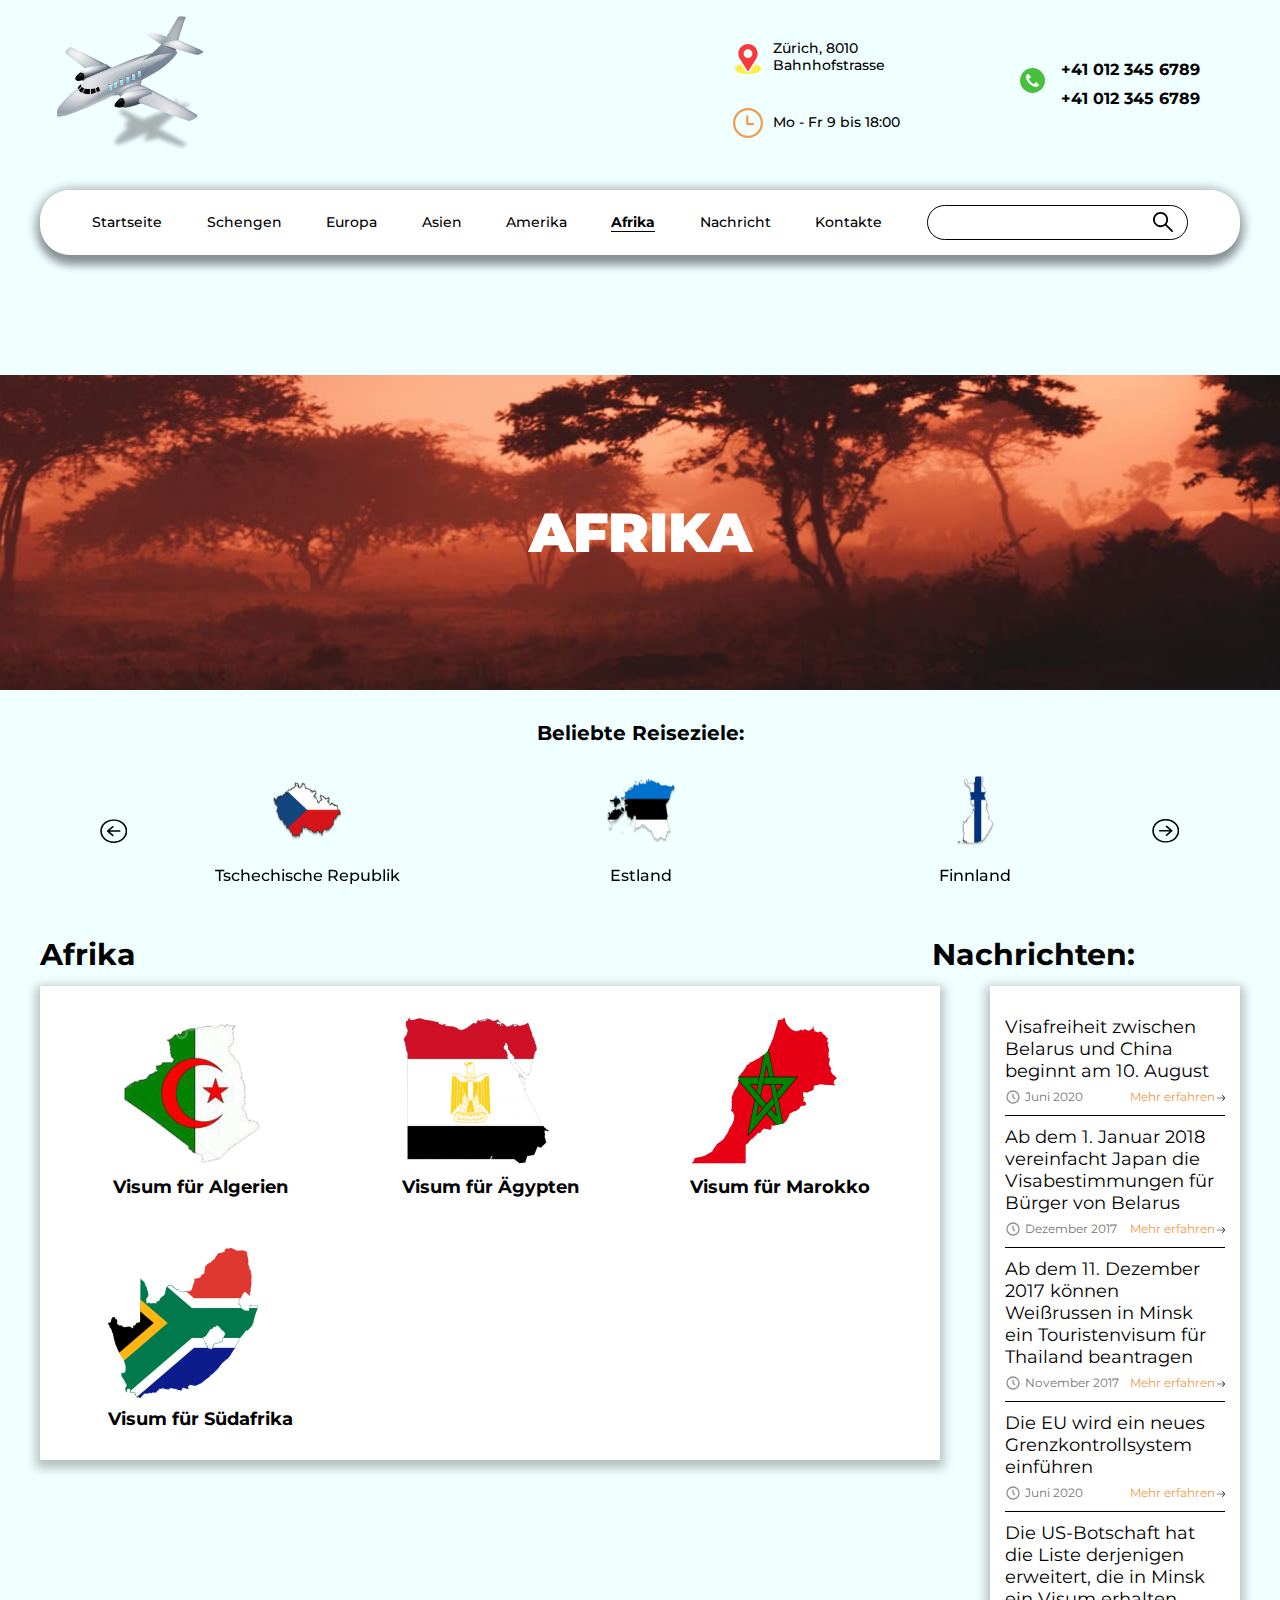
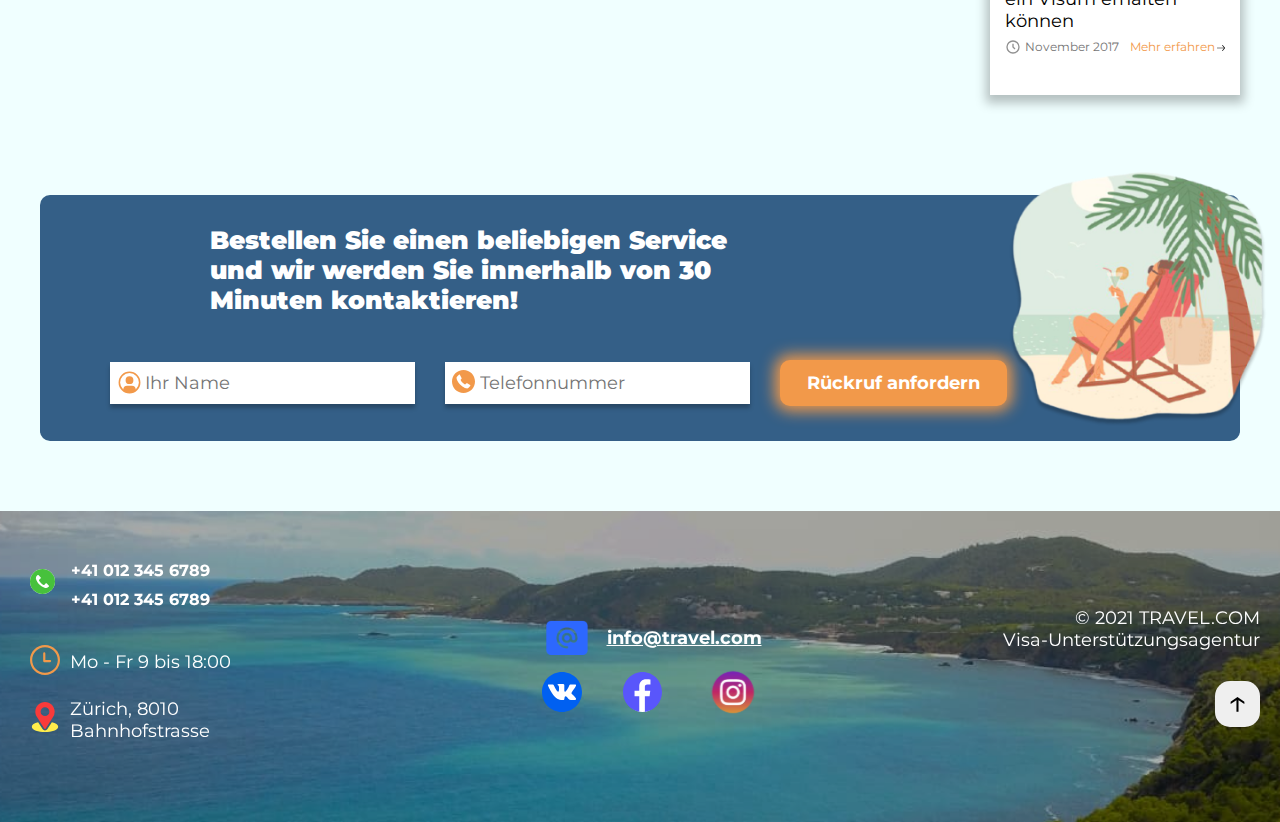
<file: africa.html>
<!DOCTYPE html>
<html lang="de">
<head>
   <meta charset="UTF-8">
   <meta http-equiv="X-UA-Compatible" content="IE=edge">
   <meta name="viewport" content="width=device-width, initial-scale=1.0">
   <title>Afrika</title>
   <link rel="icon" href="images/icon.png">
   <link rel="stylesheet" href="css/style.min.css">
</head>
<body>
   <header class="header header-page" id="header">
      <div class="container">
         <div class="header-top">
            <a class="header-logo" href="index.html">
               <img class="header-logo__img" src="images/logo.png" alt="Logo image">
            </a>
            <div class="header-top__contacts">
               <div class="header-top__contacts-block">
                  <div class="header-top__contacts-place contacts-place">
                     <p class="header-top__contacts-placetext">
                        Zürich, 8010
                        Bahnhofstrasse 
                     </p>
                  </div>
                  <div class="header-top__contacts-time contacts-time">
                     <p class="header-top__contacts-timetext">
                        Mo - Fr 9 bis 18:00
                     </p>
                  </div>
               </div>
               <div class="header-top__contacts-phone contacts-phone">
                  <a class="header-top__contacts-phonelink" href="tel:+410123456789">+41 012 345 6789</a>
                  <a class="header-top__contacts-phonelink" href="tel:+410123456789">+41 012 345 6789</a>
               </div>
            </div>
            <button class="header-top__btn btn-menu">
               <span></span>
            </button>
         </div>
         <nav class="header-nav ">
            <div class="header-nav__inner">
               <ul class="header-nav__menu">
                  <li class="header-nav__list">
                     <a class="header-nav__link" href="index.html">
                        Startseite
                     </a>
                  </li>
                  <li class="header-nav__list">
                     <a class="header-nav__link" href="shengen.html">
                        Schengen
                     </a>
                  </li>
                  <li class="header-nav__list">
                     <a class="header-nav__link" href="europe.html">
                        Europa
                     </a>
                  </li>
                  <li class="header-nav__list">
                     <a class="header-nav__link" href="asia.html">
                        Asien
                     </a>
                  </li>
                  <li class="header-nav__list">
                     <a class="header-nav__link" href="america.html">
                        Amerika
                     </a>
                  </li>
                  <li class="header-nav__list">
                     <a class="header-nav__link  header-nav__link--active" href="africa.html">
                        Afrika
                     </a>
                  </li>
                  <li class="header-nav__list">
                     <a class="header-nav__link" href="news.html">
                        Nachricht
                     </a>
                  </li>
                  <li class="header-nav__list">
                     <a class="header-nav__link" href="contacts.html">
                        Kontakte
                     </a>
                  </li>
                  <li class="header-nav__list header-nav__list-search">
                     <input class="header-nav__input" type="text">
                  </li>
               </ul>
            </div>
         </nav>
      </div>
   </header>
   <main class="main">
      <section class="africa visa">
         <div class="africa__bg-wrapper">
            <h1 class="visa-title africa-title">Afrika</h1>
         </div>
         <div class="container">
            <div class="visa__wrapper-top">
               <h3 class="visa__directions">Beliebte Reiseziele:</h3>
               <div class="visa__slider">
                  <div class="visa__item">
                     <a class="visa__link" href="visa.html">
                        <img class="visa__slider-img" src="images/shengen/Czech.png" alt="Tschechische Republik">
                        <p class="visa__country-title">Tschechische Republik</p>
                     </a>
                  </div>
                  <div class="visa__item">
                    <a href="visa.html" class="visa__link">
                        <img class="visa__slider-img" src="images/shengen/Estonia.png" alt="Estland">
                        <p class="visa__country-title">Estland</p>
                     </a>
                  </div>
                  <div class="visa__item">
                     <a href="visa.html" class="visa__link">
                        <img class="visa__slider-img" src="images/shengen/Finland.png" alt="Finnland">
                        <p class="visa__country-title">Finnland</p>
                     </a>
                  </div>
                  <div class="visa__item">
                   <a href="visa.html" class="visa__link">
                        <img class="visa__slider-img" src="images/shengen/France.png" alt="Frankreich">
                        <p class="visa__country-title">Frankreich</p>
                     </a>
                  </div>
                  <div class="visa__item">
                     <a href="visa.html" class="visa__link">
                        <img class="visa__slider-img" src="images/shengen/Greece.png" alt="Griechenland">
                        <p class="visa__country-title">Griechenland</p>
                     </a>
                  </div>
                  <div class="visa__item">
                  <a href="visa.html" class="visa__link">
                        <img class="visa__slider-img" src="images/shengen/Hungary.png" alt="Ungarn">
                        <p class="visa__country-title">Ungarn</p>
                     </a>
                  </div>
                  <div class="visa__item">
                     <a href="visa.html" class="visa__link">
                        <img class="visa__slider-img" src="images/shengen/Italy.png" alt="Italien">
                        <p class="visa__country-title">Italien</p>
                     </a>
                  </div>
                  <div class="visa__item">
                     <a href="visa.html" class="visa__link">
                        <img class="visa__slider-img" src="images/shengen/Latvia.png" alt="Lettland">
                        <p class="visa__country-title">Lettland</p>
                     </a>
                  </div>
                  <div class="visa__item">
                    <a href="visa.html" class="visa__link">
                        <img class="visa__slider-img" src="images/shengen/Poland.png" alt="Polen">
                        <p class="visa__country-title">Polen</p>
                     </a>
                  </div>
                  <div class="visa__item">
                     <a href="visa.html" class="visa__link">
                        <img class="visa__slider-img" src="images/shengen/Spain.png" alt="Spanien">
                        <p class="visa__country-title">Spanien</p>
                     </a>
                  </div>
               </div>
            </div>
            <div class="visa__main">
               <div class="visa__countries-grid africa__countries-grid">
                  <a href="visa.html" class="visa__countries-item">
                     <div class="visa__countries-img">
                        <img src="images/africa/algeria.png" alt="algeria">
                     </div>
                     <div class="visa__countries-name">Visum für Algerien</div>
                  </a>
                  <a href="visa.html" class="visa__countries-item">
                     <div class="visa__countries-img">
                        <img src="images/africa/egypt.png" alt="egypt">
                     </div>
                     <div class="visa__countries-name">Visum für Ägypten</div>
                  </a>
                  <a href="visa.html" class="visa__countries-item">
                     <div class="visa__countries-img">
                        <img src="images/africa/marocco.png" alt="marocco">
                     </div>
                     <div class="visa__countries-name">Visum für Marokko</div>
                  </a>
                  <a href="visa.html" class="visa__countries-item">
                     <div class="visa__countries-img">
                        <img src="images/africa/uar.png" alt="uar">
                     </div>
                     <div class="visa__countries-name">Visum für Südafrika</div>
                  </a>
               </div>
               <div class="visa__aside">
                  <div class="visa__aside-wrapper">
                     <div class="visa__aside-item">
                        <a href="news.html" class="visa__aside-text">Visafreiheit zwischen Belarus und China beginnt am 10. August</a>
                        <div class="visa__aside-info">
                           <p class="visa__aside-date">Juni 2020</p>
                           <a class="visa__aside-description" href="#">Mehr erfahren</a>
                        </div>
                     </div>
                     <div class="visa__aside-item">
                        <a href="news.html" class="visa__aside-text">Ab dem 1. Januar 2018 vereinfacht Japan die Visabestimmungen für Bürger von Belarus</a>
                        <div class="visa__aside-info">
                           <p class="visa__aside-date">Dezember 2017</p>
                           <a class="visa__aside-description" href="#" >Mehr erfahren</a>
                        </div>
                     </div>
                     <div class="visa__aside-item">
                        <a href="news.html" class="visa__aside-text">Ab dem 11. Dezember 2017 können Weißrussen in Minsk ein Touristenvisum für Thailand beantragen</a>
                        <div class="visa__aside-info">
                           <p class="visa__aside-date">November 2017</p>
                           <a class="visa__aside-description" href="#" >Mehr erfahren</a>
                        </div>
                     </div>
                     <div class="visa__aside-item">
                        <a href="news.html" class="visa__aside-text">Die EU wird ein neues Grenzkontrollsystem einführen</a>
                        <div class="visa__aside-info">
                           <p class="visa__aside-date">Juni 2020</p>
                           <a class="visa__aside-description" href="#" >Mehr erfahren</a>
                        </div>
                     </div>
                     <div class="visa__aside-item">
                        <a href="news.html" class="visa__aside-text">Die US-Botschaft hat die Liste derjenigen erweitert, die in Minsk ein Visum erhalten können</a>
                        <div class="visa__aside-info">
                           <p class="visa__aside-date">November 2017</p>
                           <a class="visa__aside-description" href="#" >Mehr erfahren</a>
                        </div>
                     </div>
                  </div>
               </div>
            </div>

         </div>
      </section>
      <div class="container">
         <div class="form">
            <h3 class="form__title">
               Bestellen Sie einen beliebigen Service und wir werden Sie innerhalb von 30 Minuten kontaktieren!
            </h3>
            <form class="form__section" action="#">
               <div class="form__wrapper">
                  <div class="form__name-box">
                     <input class="form__name" type="text" placeholder="Ihr Name">
                  </div>
                  <div class="form__phone-box">
                     <input class="form__phone" type="text" placeholder="Telefonnummer">
                  </div>
               </div>
               <button class="form__btn">Rückruf anfordern</button>
            </form>
         </div>
      </div>
   </main>
   <footer class="footer">
      <div class="footer__bottom">
         <div class="footer__contacts">
            <div class="header-top__contacts-phone contacts-phone">
               <a class="header-top__contacts-phonelink" href="tel:+410123456789">+41 012 345 6789</a>
               <a class="header-top__contacts-phonelink" href="tel:+410123456789">+41 012 345 6789</a>
            </div>
            <div class="header-top__contacts-time contacts-time">
               <p class="header-top__contacts-timetext">
                  Mo - Fr 9 bis 18:00
               </p>
            </div>
            <div class="header-top__contacts-place contacts-place">
               <p class="header-top__contacts-placetext">
                  Zürich, 8010
                  Bahnhofstrasse
               </p>
            </div>
         </div>
         <div class="footer__social">
            <div class="footer__social-email">
               <img class="footer__social-email-img" src="images/footer/email.svg" alt="email">
               <a class="footer__social-email-link" href="#">info@travel.com</a>
            </div>
            <div class="footer__social-media">
               <a class="footer__social-media-link" href="#"><img class="footer__social-media-img"
                     src="images/footer/vk.svg" alt="vk"></a>
               <a class="footer__social-media-link" href="#"><img class="footer__social-media-img"
                     src="images/footer/facebook.svg" alt="facebook"></a>
               <a class="footer__social-media-link" href="#"><img class="footer__social-media-img"
                     src="images/footer/instagram.svg" alt="instagram"></a>
            </div>
         </div>
         <div class="footer__rights">
            <p class="footer__rights-text">© 2021 TRAVEL.COM</p>
            <p class="footer__rights-text">Visa-Unterstützungsagentur</p>
            <button class="footer__rights-btn" href="#header">
               <img class="footer__rights-up" src="images/footer/up.svg" alt="up">
            </button>
         </div>
      </div>
   </footer>
   <script src="js/main.min.js"></script>
</body>

</html>
</file>
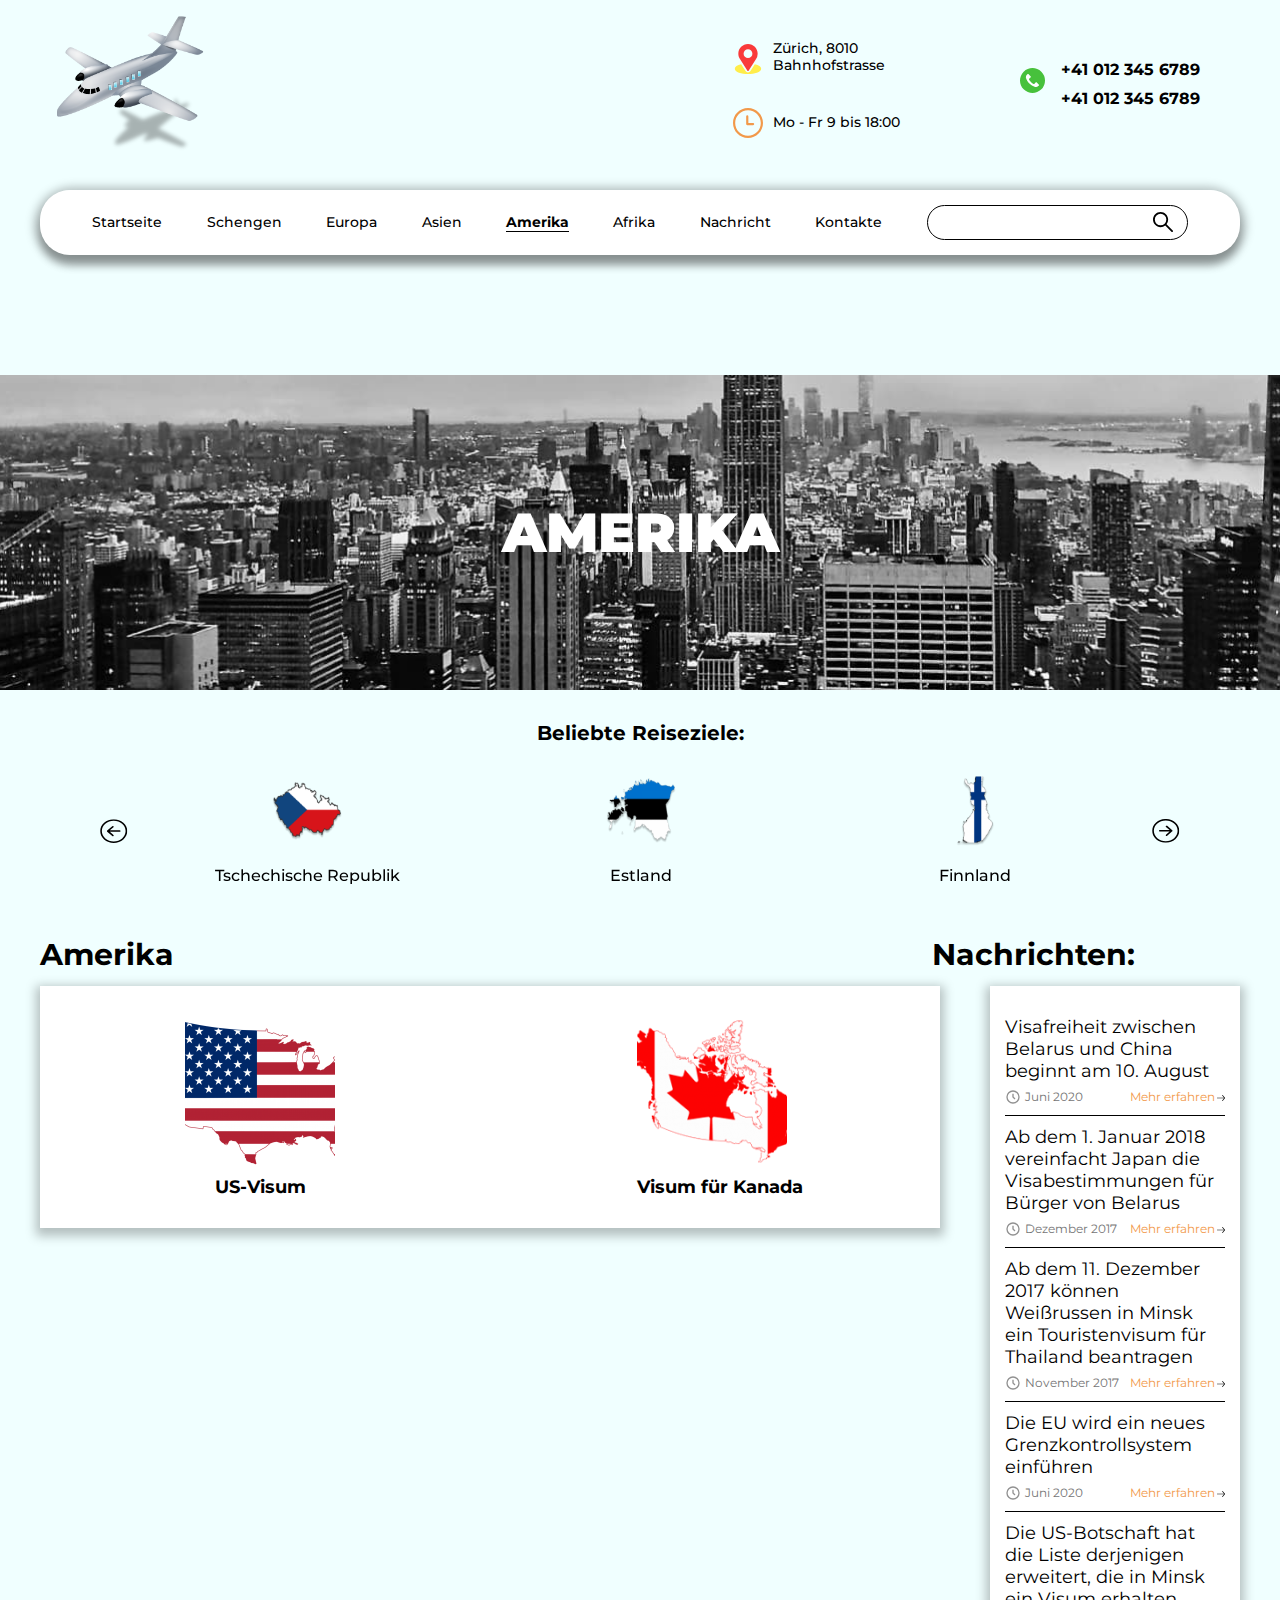
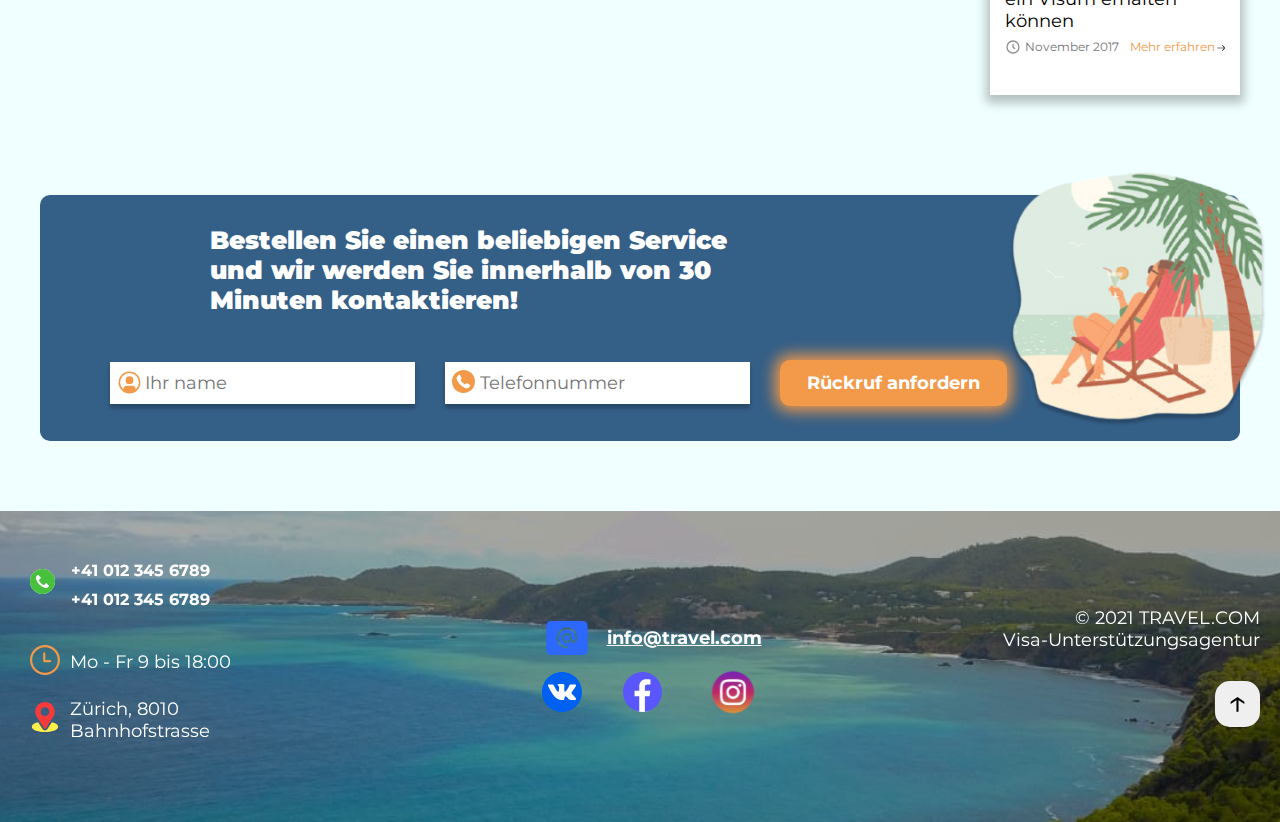
<file: america.html>
<!DOCTYPE html>
<html lang="de">
<head>
   <meta charset="UTF-8">
   <meta http-equiv="X-UA-Compatible" content="IE=edge">
   <meta name="viewport" content="width=device-width, initial-scale=1.0">
   <title>Amerika</title>
   <link rel="icon" href="images/icon.png">
   <link rel="stylesheet" href="css/style.min.css">
</head>
<body>
   <header class="header header-page" id="header">
      <div class="container">
         <div class="header-top">
            <a class="header-logo" href="index.html">
               <img class="header-logo__img" src="images/logo.png" alt="Logo image">
            </a>
            <div class="header-top__contacts">
               <div class="header-top__contacts-block">
                  <div class="header-top__contacts-place contacts-place">
                     <p class="header-top__contacts-placetext">
                        Zürich, 8010
                        Bahnhofstrasse
                     </p>
                  </div>
                  <div class="header-top__contacts-time contacts-time">
                     <p class="header-top__contacts-timetext">
                        Mo - Fr 9 bis 18:00
                     </p>
                  </div>
               </div>
               <div class="header-top__contacts-phone contacts-phone">
                  <a class="header-top__contacts-phonelink" href="tel:+410123456789">+41 012 345 6789</a>
                  <a class="header-top__contacts-phonelink" href="tel:+410123456789">+41 012 345 6789</a>
               </div>
            </div>
            <button class="header-top__btn btn-menu">
               <span></span>
            </button>
         </div>
         <nav class="header-nav ">
            <div class="header-nav__inner">
               <ul class="header-nav__menu">
                  <li class="header-nav__list">
                     <a class="header-nav__link" href="index.html">
                        Startseite
                     </a>
                  </li>
                  <li class="header-nav__list">
                     <a class="header-nav__link" href="shengen.html">
                        Schengen
                     </a>
                  </li>
                  <li class="header-nav__list">
                     <a class="header-nav__link" href="europe.html">
                        Europa
                     </a>
                  </li>
                  <li class="header-nav__list">
                     <a class="header-nav__link" href="asia.html">
                        Asien
                     </a>
                  </li>
                  <li class="header-nav__list">
                     <a class="header-nav__link header-nav__link--active" href="america.html">
                        Amerika
                     </a>
                  </li>
                  <li class="header-nav__list">
                     <a class="header-nav__link" href="africa.html">
                        Afrika
                     </a>
                  </li>
                  <li class="header-nav__list">
                     <a class="header-nav__link" href="news.html">
                        Nachricht
                     </a>
                  </li>
                  <li class="header-nav__list">
                     <a class="header-nav__link" href="contacts.html">
                        Kontakte
                     </a>
                  </li>
                  <li class="header-nav__list header-nav__list-search">
                     <input class="header-nav__input" type="text">
                  </li>
               </ul>
            </div>
         </nav>
      </div>
   </header>
   <main class="main">
      <section class="america visa">
         <div class="america__bg-wrapper">
            <h1 class="visa-title america-title">Amerika</h1>
         </div>
         <div class="container">
            <div class="visa__wrapper-top">
               <h3 class="visa__directions">Beliebte Reiseziele:</h3>
                              <div class="visa__slider">
                  <div class="visa__item">
                     <a class="visa__link" href="visa.html">
                        <img class="visa__slider-img" src="images/shengen/Czech.png" alt="Tschechische Republik">
                        <p class="visa__country-title">Tschechische Republik</p>
                     </a>
                  </div>
                  <div class="visa__item">
                    <a href="visa.html" class="visa__link">
                        <img class="visa__slider-img" src="images/shengen/Estonia.png" alt="Estland">
                        <p class="visa__country-title">Estland</p>
                     </a>
                  </div>
                  <div class="visa__item">
                     <a href="visa.html" class="visa__link">
                        <img class="visa__slider-img" src="images/shengen/Finland.png" alt="Finnland">
                        <p class="visa__country-title">Finnland</p>
                     </a>
                  </div>
                  <div class="visa__item">
                   <a href="visa.html" class="visa__link">
                        <img class="visa__slider-img" src="images/shengen/France.png" alt="Frankreich">
                        <p class="visa__country-title">Frankreich</p>
                     </a>
                  </div>
                  <div class="visa__item">
                     <a href="visa.html" class="visa__link">
                        <img class="visa__slider-img" src="images/shengen/Greece.png" alt="Griechenland">
                        <p class="visa__country-title">Griechenland</p>
                     </a>
                  </div>
                  <div class="visa__item">
                  <a href="visa.html" class="visa__link">
                        <img class="visa__slider-img" src="images/shengen/Hungary.png" alt="Ungarn">
                        <p class="visa__country-title">Ungarn</p>
                     </a>
                  </div>
                  <div class="visa__item">
                     <a href="visa.html" class="visa__link">
                        <img class="visa__slider-img" src="images/shengen/Italy.png" alt="Italien">
                        <p class="visa__country-title">Italien</p>
                     </a>
                  </div>
                  <div class="visa__item">
                     <a href="visa.html" class="visa__link">
                        <img class="visa__slider-img" src="images/shengen/Latvia.png" alt="Lettland">
                        <p class="visa__country-title">Lettland</p>
                     </a>
                  </div>
                  <div class="visa__item">
                    <a href="visa.html" class="visa__link">
                        <img class="visa__slider-img" src="images/shengen/Poland.png" alt="Polen">
                        <p class="visa__country-title">Polen</p>
                     </a>
                  </div>
                  <div class="visa__item">
                     <a href="visa.html" class="visa__link">
                        <img class="visa__slider-img" src="images/shengen/Spain.png" alt="Spanien">
                        <p class="visa__country-title">Spanien</p>
                     </a>
                  </div>
               </div>
            </div>
            <div class="visa__main">
               <div class="visa__countries-grid america__countries-grid">
                  <a href="visa.html" class="visa__countries-item">
                     <div class="visa__countries-img">
                        <img src="images/america/usa.png" alt="usa">
                     </div>
                     <div class="visa__countries-name">US-Visum</div>
                  </a>
                  <a href="visa.html" class="visa__countries-item">
                     <div class="visa__countries-img">
                        <img src="images/america/canada.png" alt="Canada">
                     </div>
                     <div class="visa__countries-name">Visum für Kanada</div>
                  </a>
               </div>
               <div class="visa__aside">
                  <div class="visa__aside-wrapper">
                     <div class="visa__aside-item">
                        <a href="news.html" class="visa__aside-text">Visafreiheit zwischen Belarus und China beginnt am 10. August</a>
                        <div class="visa__aside-info">
                           <p class="visa__aside-date">Juni 2020</p>
                           <a class="visa__aside-description" href="#" >Mehr erfahren</a>
                        </div>
                     </div>
                     <div class="visa__aside-item">
                        <a href="news.html" class="visa__aside-text">Ab dem 1. Januar 2018 vereinfacht Japan die Visabestimmungen für Bürger von Belarus</a>
                        <div class="visa__aside-info">
                           <p class="visa__aside-date">Dezember 2017</p>
                           <a class="visa__aside-description" href="#" >Mehr erfahren</a>
                        </div>
                     </div>
                     <div class="visa__aside-item">
                        <a href="news.html" class="visa__aside-text">Ab dem 11. Dezember 2017 können Weißrussen in Minsk ein Touristenvisum für Thailand beantragen</a>
                        <div class="visa__aside-info">
                           <p class="visa__aside-date">November 2017</p>
                           <a class="visa__aside-description" href="#" >Mehr erfahren</a>
                        </div>
                     </div>
                     <div class="visa__aside-item">
                        <a href="news.html" class="visa__aside-text">Die EU wird ein neues Grenzkontrollsystem einführen</a>
                        <div class="visa__aside-info">
                           <p class="visa__aside-date">Juni 2020</p>
                           <a class="visa__aside-description" href="#" >Mehr erfahren</a>
                        </div>
                     </div>
                     <div class="visa__aside-item">
                        <a href="news.html" class="visa__aside-text">Die US-Botschaft hat die Liste derjenigen erweitert, die in Minsk ein Visum erhalten können</a>
                        <div class="visa__aside-info">
                           <p class="visa__aside-date">November 2017</p>
                           <a class="visa__aside-description" href="#" >Mehr erfahren</a>
                        </div>
                     </div>
                  </div>
               </div>
            </div>

         </div>
      </section>
      <div class="container">
         <div class="form">
            <h3 class="form__title">
               Bestellen Sie einen beliebigen Service und wir werden Sie innerhalb von 30 Minuten kontaktieren!
            </h3>
            <form class="form__section" action="#">
               <div class="form__wrapper">
                  <div class="form__name-box">
                     <input class="form__name" type="text" placeholder="Ihr name">
                  </div>
                  <div class="form__phone-box">
                     <input class="form__phone" type="text" placeholder="Telefonnummer">
                  </div>
               </div>
               <button class="form__btn">Rückruf anfordern</button>
            </form>
         </div>
      </div>
   </main>
   <footer class="footer">
      <div class="footer__bottom">
         <div class="footer__contacts">
            <div class="header-top__contacts-phone contacts-phone">
               <a class="header-top__contacts-phonelink" href="tel:+410123456789">+41 012 345 6789</a>
               <a class="header-top__contacts-phonelink" href="tel:+410123456789">+41 012 345 6789</a>
            </div>
            <div class="header-top__contacts-time contacts-time">
               <p class="header-top__contacts-timetext">
                  Mo - Fr 9 bis 18:00
               </p>
            </div>
            <div class="header-top__contacts-place contacts-place">
               <p class="header-top__contacts-placetext">
                  Zürich, 8010
                  Bahnhofstrasse
               </p>
            </div>
         </div>
         <div class="footer__social">
            <div class="footer__social-email">
               <img class="footer__social-email-img" src="images/footer/email.svg" alt="email">
               <a class="footer__social-email-link" href="#">info@travel.com</a>
            </div>
            <div class="footer__social-media">
               <a class="footer__social-media-link" href="#"><img class="footer__social-media-img"
                     src="images/footer/vk.svg" alt="vk"></a>
               <a class="footer__social-media-link" href="#"><img class="footer__social-media-img"
                     src="images/footer/facebook.svg" alt="facebook"></a>
               <a class="footer__social-media-link" href="#"><img class="footer__social-media-img"
                     src="images/footer/instagram.svg" alt="instagram"></a>
            </div>
         </div>
         <div class="footer__rights">
            <p class="footer__rights-text">© 2021 TRAVEL.COM</p>
            <p class="footer__rights-text">Visa-Unterstützungsagentur</p>
            <button class="footer__rights-btn" href="#header">
               <img class="footer__rights-up" src="images/footer/up.svg" alt="up">
            </button>
         </div>
      </div>
   </footer>
   <script src="js/main.min.js"></script>
</body>

</html>
</file>
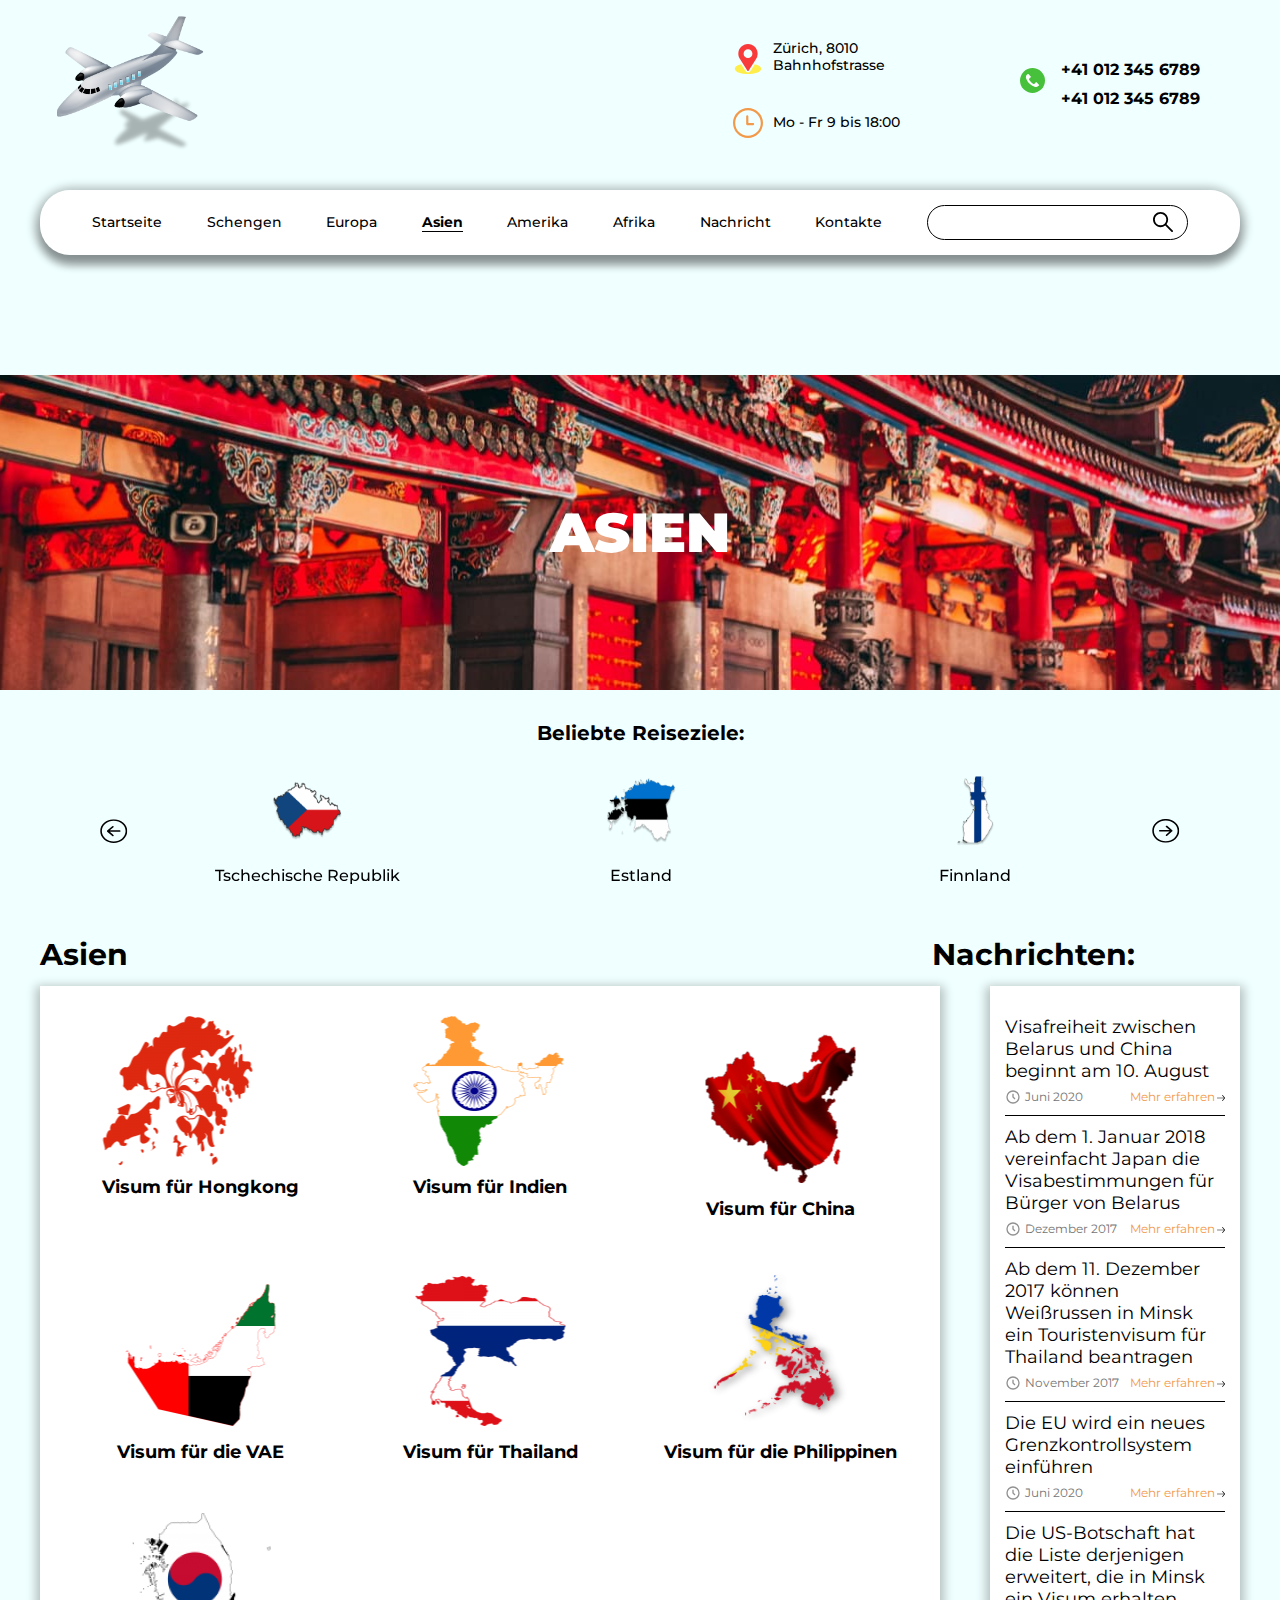
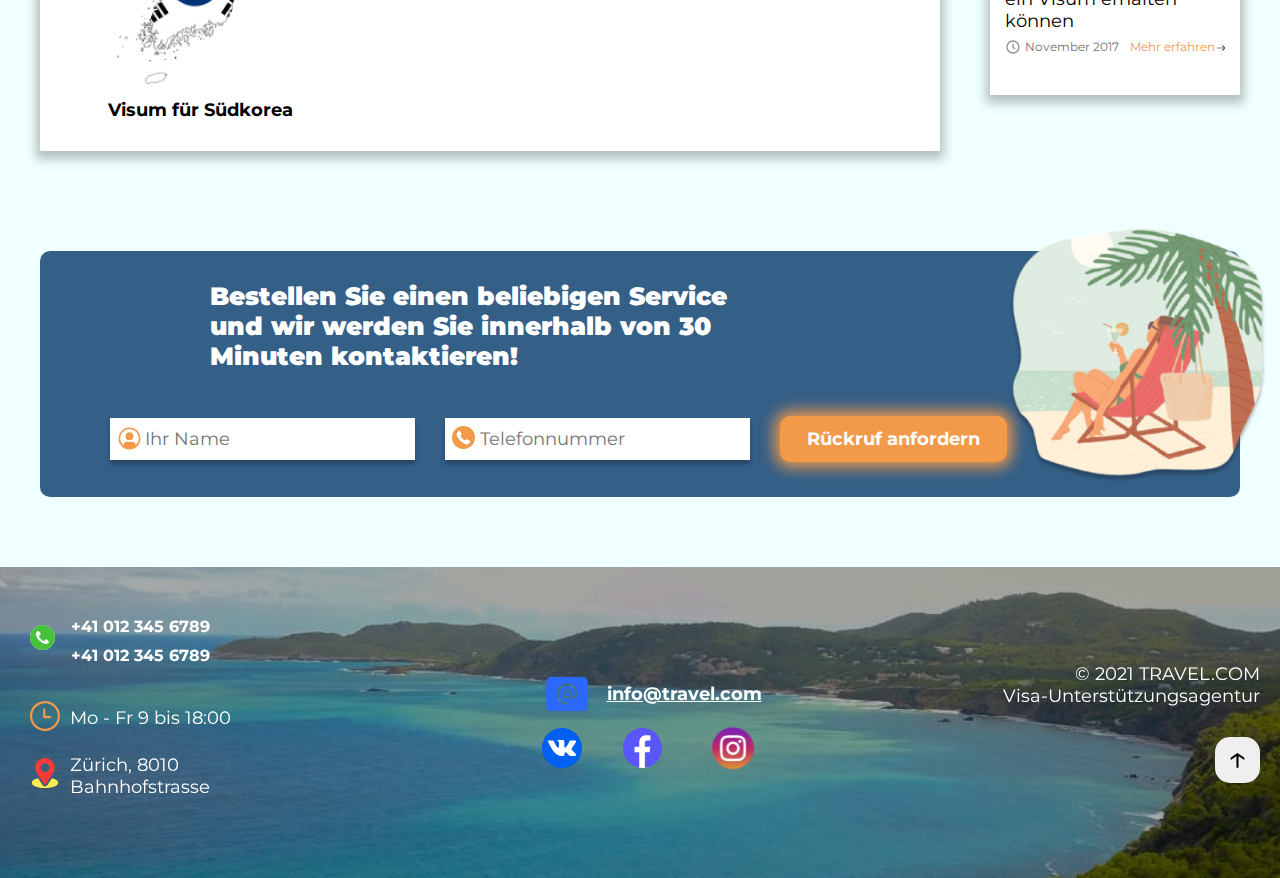
<file: asia.html>
<!DOCTYPE html>
<html lang="de">
<head>
   <meta charset="UTF-8">
   <meta http-equiv="X-UA-Compatible" content="IE=edge">
   <meta name="viewport" content="width=device-width, initial-scale=1.0">
   <title>Asien</title>
   <link rel="icon" href="images/icon.png">
   <link rel="stylesheet" href="css/style.min.css">
</head>
<body>
   <header class="header header-page" id="header">
      <div class="container">
         <div class="header-top">
            <a class="header-logo" href="index.html">
               <img class="header-logo__img" src="images/logo.png" alt="Logo image">
            </a>
            <div class="header-top__contacts">
               <div class="header-top__contacts-block">
                  <div class="header-top__contacts-place contacts-place">
                     <p class="header-top__contacts-placetext">
                        Zürich, 8010
                        Bahnhofstrasse
                     </p>
                  </div>
                  <div class="header-top__contacts-time contacts-time">
                     <p class="header-top__contacts-timetext">
                        Mo - Fr 9 bis 18:00
                     </p>
                  </div>
               </div>
                <div class="header-top__contacts-phone contacts-phone">
                  <a class="header-top__contacts-phonelink" href="tel:+410123456789">+41 012 345 6789</a>
                  <a class="header-top__contacts-phonelink" href="tel:+410123456789">+41 012 345 6789</a>
               </div>
            </div>
            <button class="header-top__btn btn-menu">
               <span></span>
            </button>
         </div>
         <nav class="header-nav ">
            <div class="header-nav__inner">
               <ul class="header-nav__menu">
                  <li class="header-nav__list">
                     <a class="header-nav__link" href="index.html">
                        Startseite
                     </a>
                  </li>
                  <li class="header-nav__list">
                     <a class="header-nav__link" href="shengen.html">
                        Schengen
                     </a>
                  </li>
                  <li class="header-nav__list">
                     <a class="header-nav__link" href="europe.html">
                        Europa
                     </a>
                  </li>
                  <li class="header-nav__list">
                     <a class="header-nav__link header-nav__link--active" href="asia.html">
                        Asien
                     </a>
                  </li>
                  <li class="header-nav__list">
                     <a class="header-nav__link" href="america.html">
                        Amerika
                     </a>
                  </li>
                  <li class="header-nav__list">
                     <a class="header-nav__link" href="africa.html">
                        Afrika
                     </a>
                  </li>
                  <li class="header-nav__list">
                     <a class="header-nav__link" href="news.html">
                        Nachricht
                     </a>
                  </li>
                  <li class="header-nav__list">
                     <a class="header-nav__link" href="contacts.html">
                        Kontakte
                     </a>
                  </li>
                  <li class="header-nav__list header-nav__list-search">
                     <input class="header-nav__input" type="text">
                  </li>
               </ul>
            </div>
         </nav>
      </div>
   </header>
   <main class="main">
      <section class="asia visa">
         <div class="asia__bg-wrapper">
            <h1 class="visa-title">Asien</h1>
         </div>
         <div class="container">
            <div class="visa__wrapper-top">
               <h3 class="visa__directions">Beliebte Reiseziele:</h3>
                              <div class="visa__slider">
                  <div class="visa__item">
                     <a class="visa__link" href="visa.html">
                        <img class="visa__slider-img" src="images/shengen/Czech.png" alt="Tschechische Republik">
                        <p class="visa__country-title">Tschechische Republik</p>
                     </a>
                  </div>
                  <div class="visa__item">
                    <a href="visa.html" class="visa__link">
                        <img class="visa__slider-img" src="images/shengen/Estonia.png" alt="Estland">
                        <p class="visa__country-title">Estland</p>
                     </a>
                  </div>
                  <div class="visa__item">
                     <a href="visa.html" class="visa__link">
                        <img class="visa__slider-img" src="images/shengen/Finland.png" alt="Finnland">
                        <p class="visa__country-title">Finnland</p>
                     </a>
                  </div>
                  <div class="visa__item">
                   <a href="visa.html" class="visa__link">
                        <img class="visa__slider-img" src="images/shengen/France.png" alt="Frankreich">
                        <p class="visa__country-title">Frankreich</p>
                     </a>
                  </div>
                  <div class="visa__item">
                     <a href="visa.html" class="visa__link">
                        <img class="visa__slider-img" src="images/shengen/Greece.png" alt="Griechenland">
                        <p class="visa__country-title">Griechenland</p>
                     </a>
                  </div>
                  <div class="visa__item">
                  <a href="visa.html" class="visa__link">
                        <img class="visa__slider-img" src="images/shengen/Hungary.png" alt="Ungarn">
                        <p class="visa__country-title">Ungarn</p>
                     </a>
                  </div>
                  <div class="visa__item">
                     <a href="visa.html" class="visa__link">
                        <img class="visa__slider-img" src="images/shengen/Italy.png" alt="Italien">
                        <p class="visa__country-title">Italien</p>
                     </a>
                  </div>
                  <div class="visa__item">
                     <a href="visa.html" class="visa__link">
                        <img class="visa__slider-img" src="images/shengen/Latvia.png" alt="Lettland">
                        <p class="visa__country-title">Lettland</p>
                     </a>
                  </div>
                  <div class="visa__item">
                    <a href="visa.html" class="visa__link">
                        <img class="visa__slider-img" src="images/shengen/Poland.png" alt="Polen">
                        <p class="visa__country-title">Polen</p>
                     </a>
                  </div>
                  <div class="visa__item">
                     <a href="visa.html" class="visa__link">
                        <img class="visa__slider-img" src="images/shengen/Spain.png" alt="Spanien">
                        <p class="visa__country-title">Spanien</p>
                     </a>
                  </div>
               </div>
            </div>
            <div class="visa__main">
               <div class="visa__countries-grid asia__countries-grid">
                  <a href="visa.html" class="visa__countries-item">
                     <div class="visa__countries-img">
                        <img src="images/asia/Hong-Kong.png" alt="Hong-Kong">
                     </div>
                     <div class="visa__countries-name">Visum für Hongkong</div>
                  </a>
                  <a href="visa.html" class="visa__countries-item">
                     <div class="visa__countries-img">
                        <img src="images/asia/India.png" alt="India">
                     </div>
                     <div class="visa__countries-name">Visum für Indien</div>
                  </a>
                  <a href="visa.html" class="visa__countries-item">
                     <div class="visa__countries-img" style="display:inline-block">
                        <img src="images/asia/China.png" alt="China">
                     </div>
                     <div class="visa__countries-name">Visum für China</div>
                  </a>
                  <a href="visa.html" class="visa__countries-item">
                     <div class="visa__countries-img" style="display:inline-block">
                        <img src="images/asia/UAE.png" alt="UAE">
                     </div>
                     <div class="visa__countries-name">Visum für die VAE</div>
                  </a>
                  <a href="visa.html" class="visa__countries-item">
                     <div class="visa__countries-img" style="display:inline-block">
                        <img src="images/asia/Thailand.png" alt="Thailand">
                     </div>
                     <div class="visa__countries-name">Visum für Thailand</div>
                  </a>
                  <a href="visa.html" class="visa__countries-item">
                     <div class="visa__countries-img" style="display:inline-block">
                        <img src="images/asia/Phillipines.png" alt="Phillipines">
                     </div>
                     <div class="visa__countries-name">Visum für die Philippinen</div>
                  </a>
                  <a href="visa.html" class="visa__countries-item">
                     <div class="visa__countries-img" style="display:inline-block">
                        <img src="images/asia/SoutrhKorea.png" alt="SoutrhKorea">
                     </div>
                     <div class="visa__countries-name">Visum für Südkorea</div>
                  </a>
               </div>
               <div class="visa__aside">
                  <div class="visa__aside-wrapper">
                     <div class="visa__aside-item">
                        <a href="news.html" class="visa__aside-text">Visafreiheit zwischen Belarus und China beginnt am 10. August</a>
                        <div class="visa__aside-info">
                           <p class="visa__aside-date">Juni 2020</p>
                           <a class="visa__aside-description" href="#" >Mehr erfahren</a>
                        </div>
                     </div>
                     <div class="visa__aside-item">
                        <a href="news.html" class="visa__aside-text">Ab dem 1. Januar 2018 vereinfacht Japan die Visabestimmungen für Bürger von Belarus</a>
                        <div class="visa__aside-info">
                           <p class="visa__aside-date">Dezember 2017</p>
                           <a class="visa__aside-description" href="#" >Mehr erfahren</a>
                        </div>
                     </div>
                     <div class="visa__aside-item">
                        <a href="news.html" class="visa__aside-text">Ab dem 11. Dezember 2017 können Weißrussen in Minsk ein Touristenvisum für Thailand beantragen</a>
                        <div class="visa__aside-info">
                           <p class="visa__aside-date">November 2017</p>
                           <a class="visa__aside-description" href="#" >Mehr erfahren</a>
                        </div>
                     </div>
                        <div class="visa__aside-item">
                        <a href="news.html" class="visa__aside-text">Die EU wird ein neues Grenzkontrollsystem einführen</a>
                        <div class="visa__aside-info">
                           <p class="visa__aside-date">Juni 2020</p>
                           <a class="visa__aside-description" href="#" >Mehr erfahren</a>
                        </div>
                     </div>
                     <div class="visa__aside-item">
                        <a href="news.html" class="visa__aside-text">Die US-Botschaft hat die Liste derjenigen erweitert, die in Minsk ein Visum erhalten können</a>
                        <div class="visa__aside-info">
                           <p class="visa__aside-date">November 2017</p>
                           <a class="visa__aside-description" href="#" >Mehr erfahren</a>
                        </div>
                     </div>
                  </div>
               </div>
            </div>

         </div>
      </section>
      <div class="container">
         <div class="form">
            <h3 class="form__title">
              Bestellen Sie einen beliebigen Service und wir werden Sie innerhalb von 30 Minuten kontaktieren!
            </h3>
            <form class="form__section" action="#">
               <div class="form__wrapper">
                  <div class="form__name-box">
                     <input class="form__name" type="text" placeholder="Ihr Name">
                  </div>
                  <div class="form__phone-box">
                     <input class="form__phone" type="text" placeholder="Telefonnummer">
                  </div>
               </div>
               <button class="form__btn">Rückruf anfordern</button>
            </form>
         </div>
      </div>
   </main>
   <footer class="footer">
      <div class="footer__bottom">
         <div class="footer__contacts">
            <div class="header-top__contacts-phone contacts-phone">
               <a class="header-top__contacts-phonelink" href="tel:+410123456789">+41 012 345 6789</a>
               <a class="header-top__contacts-phonelink" href="tel:+410123456789">+41 012 345 6789</a>
            </div>
            <div class="header-top__contacts-time contacts-time">
               <p class="header-top__contacts-timetext">
                  Mo - Fr 9 bis 18:00
               </p>
            </div>
            <div class="header-top__contacts-place contacts-place">
               <p class="header-top__contacts-placetext">
                  Zürich, 8010
                  Bahnhofstrasse
               </p>
            </div>
         </div>
         <div class="footer__social">
            <div class="footer__social-email">
               <img class="footer__social-email-img" src="images/footer/email.svg" alt="email">
               <a class="footer__social-email-link" href="#">info@travel.com</a>
            </div>
            <div class="footer__social-media">
               <a class="footer__social-media-link" href="#"><img class="footer__social-media-img"
                     src="images/footer/vk.svg" alt="vk"></a>
               <a class="footer__social-media-link" href="#"><img class="footer__social-media-img"
                     src="images/footer/facebook.svg" alt="facebook"></a>
               <a class="footer__social-media-link" href="#"><img class="footer__social-media-img"
                     src="images/footer/instagram.svg" alt="instagram"></a>
            </div>
         </div>
         <div class="footer__rights">
            <p class="footer__rights-text">© 2021 TRAVEL.COM</p>
            <p class="footer__rights-text">Visa-Unterstützungsagentur</p>
            <button class="footer__rights-btn" href="#header">
               <img class="footer__rights-up" src="images/footer/up.svg" alt="up">
            </button>
         </div>
      </div>
   </footer>
   <script src="js/main.min.js"></script>
</body>

</html>
</file>
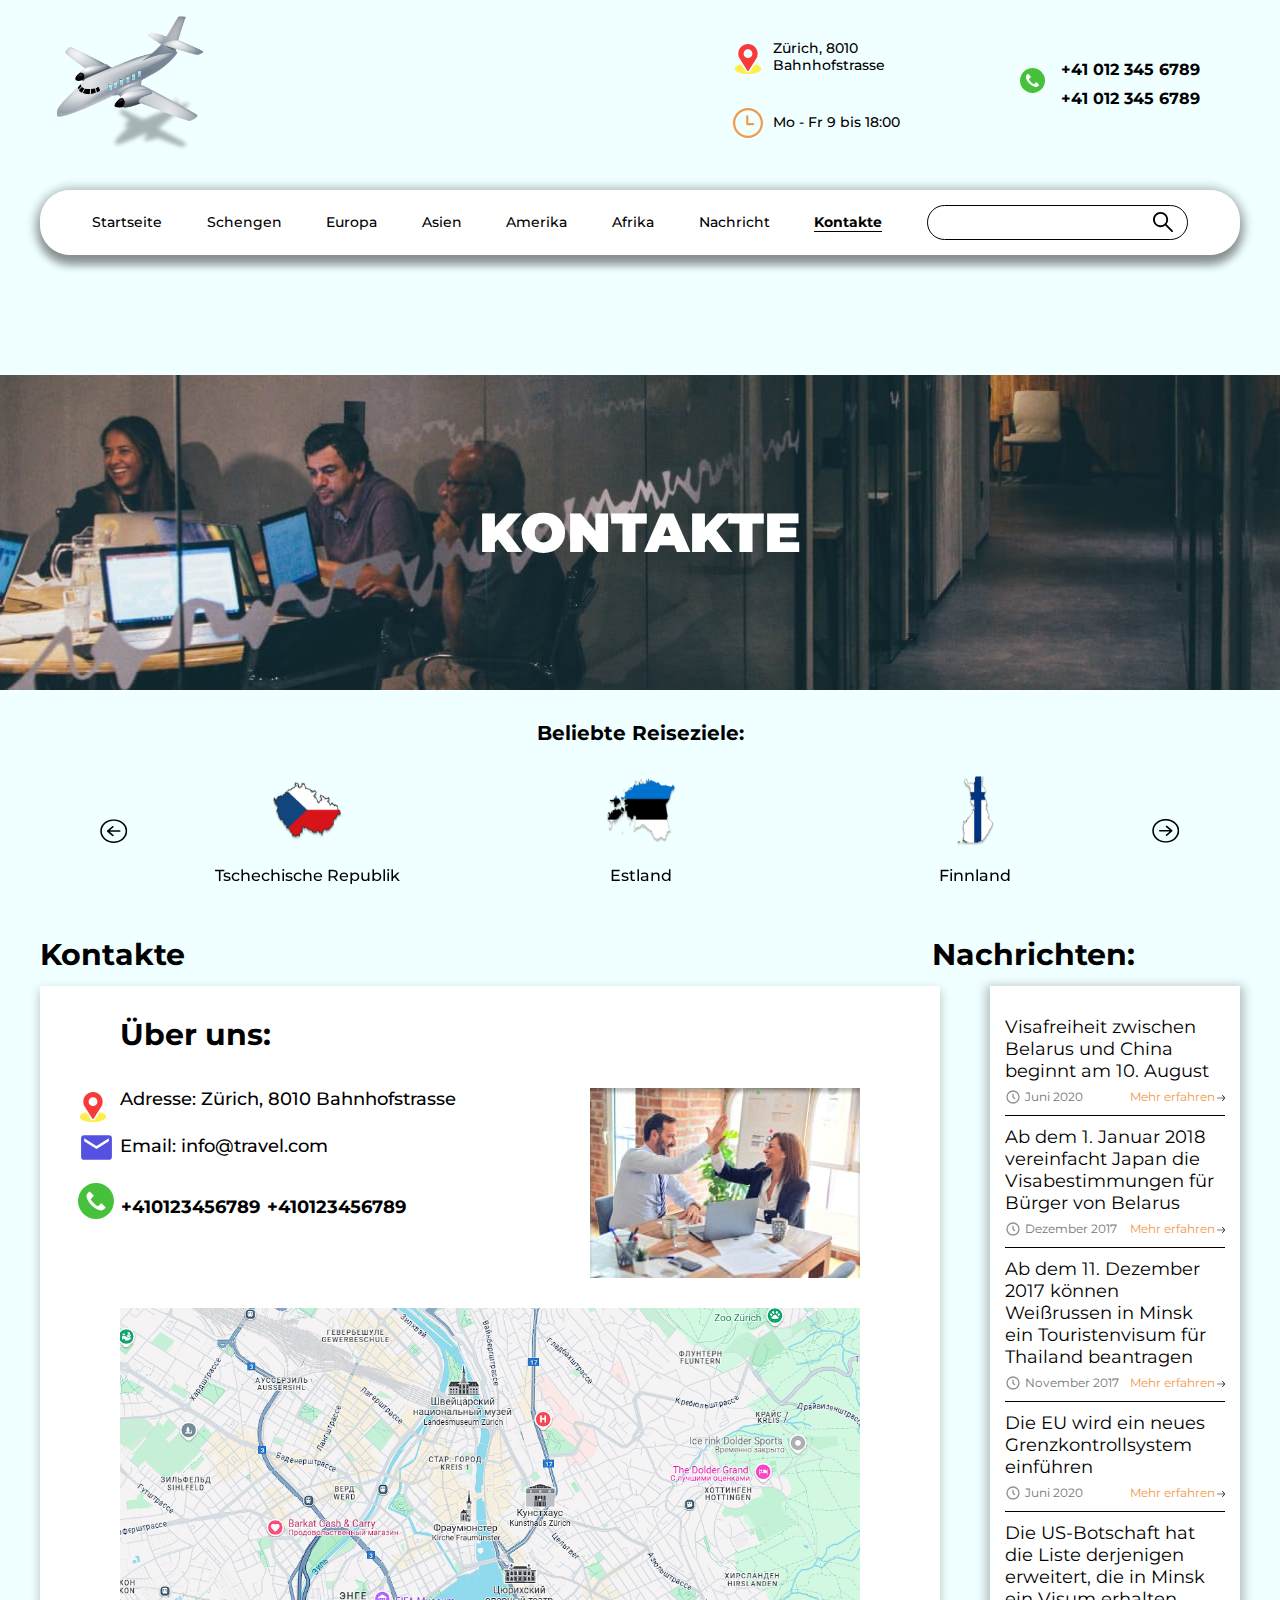
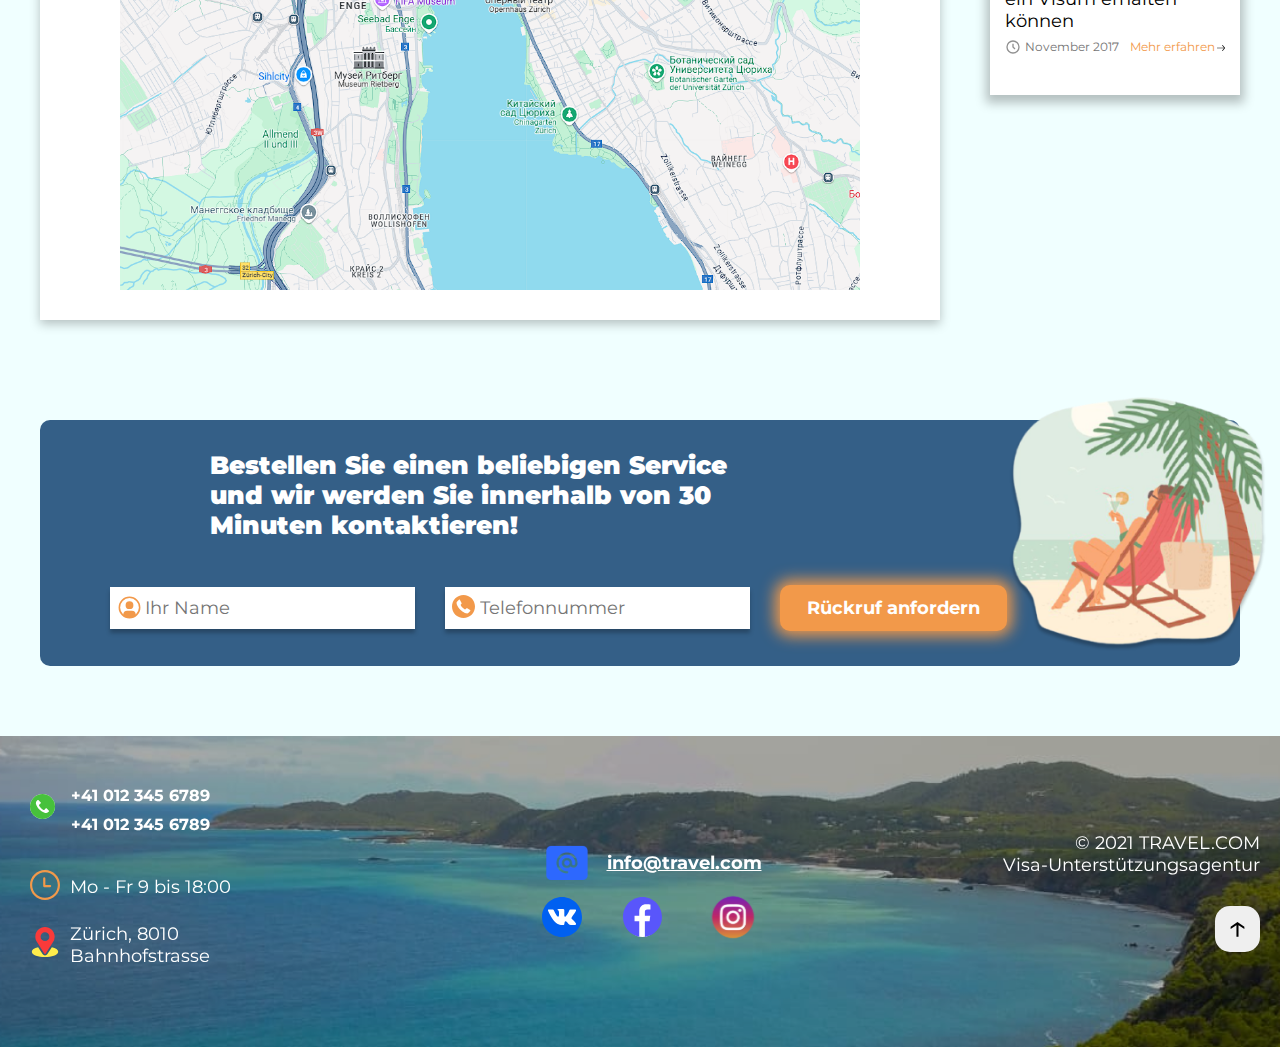
<file: contacts.html>
<!DOCTYPE html>
<html lang="de">
<head>
   <meta charset="UTF-8">
   <meta http-equiv="X-UA-Compatible" content="IE=edge">
   <meta name="viewport" content="width=device-width, initial-scale=1.0">
   <title>Kontakte</title>
   <link rel="icon" href="images/icon.png">
   <link rel="stylesheet" href="css/style.min.css">
</head>
<body>
   <header class="header header-page" id="header">
      <div class="container">
         <div class="header-top">
            <a class="header-logo" href="index.html">
               <img class="header-logo__img" src="images/logo.png" alt="Logo image">
            </a>
            <div class="header-top__contacts">
               <div class="header-top__contacts-block">
                  <div class="header-top__contacts-place contacts-place">
                     <p class="header-top__contacts-placetext">
                        Zürich, 8010
                        Bahnhofstrasse
                     </p>
                  </div>
                  <div class="header-top__contacts-time contacts-time">
                     <p class="header-top__contacts-timetext">
                        Mo - Fr 9 bis 18:00
                     </p>
                  </div>
               </div>
               <div class="header-top__contacts-phone contacts-phone">
                  <a class="header-top__contacts-phonelink" href="tel:+410123456789">+41 012 345 6789</a>
                  <a class="header-top__contacts-phonelink" href="tel:+410123456789">+41 012 345 6789</a>
               </div>
            </div>
            <button class="header-top__btn btn-menu">
               <span></span>
            </button>
         </div>
        <nav class="header-nav ">
            <div class="header-nav__inner">
               <ul class="header-nav__menu">
                  <li class="header-nav__list">
                     <a class="header-nav__link" href="index.html">
                        Startseite
                     </a>
                  </li>
                  <li class="header-nav__list">
                     <a class="header-nav__link" href="shengen.html">
                        Schengen
                     </a>
                  </li>
                  <li class="header-nav__list">
                     <a class="header-nav__link" href="europe.html">
                        Europa
                     </a>
                  </li>
                  <li class="header-nav__list">
                     <a class="header-nav__link" href="asia.html">
                        Asien
                     </a>
                  </li>
                  <li class="header-nav__list">
                     <a class="header-nav__link" href="america.html">
                        Amerika
                     </a>
                  </li>
                  <li class="header-nav__list">
                     <a class="header-nav__link" href="africa.html">
                        Afrika
                     </a>
                  </li>
                  <li class="header-nav__list">
                     <a class="header-nav__link" href="news.html">
                        Nachricht
                     </a>
                  </li>
                  <li class="header-nav__list">
                     <a class="header-nav__link header-nav__link--active" href="contacts.html">
                        Kontakte
                     </a>
                  </li>
                  <li class="header-nav__list header-nav__list-search">
                     <input class="header-nav__input" type="text">
                  </li>
               </ul>
            </div>
         </nav>
      </div>
   </header>
   <main class="main">
      <section class="visa">
         <div class="contacts__bg-wrapper">
            <h1 class="visa-title">Kontakte</h1>
         </div>
         <div class="container">
            <div class="visa__wrapper-top">
               <h3 class="visa__directions">Beliebte Reiseziele:</h3>
               <div class="visa__slider">
                  <div class="visa__item">
                     <a class="visa__link" href="visa.html">
                        <img class="visa__slider-img" src="images/shengen/Czech.png" alt="Tschechische Republik">
                        <p class="visa__country-title">Tschechische Republik</p>
                     </a>
                  </div>
                  <div class="visa__item">
                     <a href="visa.html" class="visa__link">
                        <img class="visa__slider-img" src="images/shengen/Estonia.png" alt="Estland">
                        <p class="visa__country-title">Estland</p>
                     </a>
                  </div>
                  <div class="visa__item">
                     <a href="visa.html" class="visa__link">
                        <img class="visa__slider-img" src="images/shengen/Finland.png" alt="Finnland">
                        <p class="visa__country-title">Finnland</p>
                     </a>
                  </div>
                  <div class="visa__item">
                     <a href="visa.html" class="visa__link">
                        <img class="visa__slider-img" src="images/shengen/France.png" alt="Frankreich">
                        <p class="visa__country-title">Frankreich</p>
                     </a>
                  </div>
                  <div class="visa__item">
                     <a href="visa.html" class="visa__link">
                        <img class="visa__slider-img" src="images/shengen/Greece.png" alt="Griechenland">
                        <p class="visa__country-title">Griechenland</p>
                     </a>
                  </div>
                  <div class="visa__item">
                     <a href="visa.html" class="visa__link">
                        <img class="visa__slider-img" src="images/shengen/Hungary.png" alt="Ungarn">
                        <p class="visa__country-title">Ungarn</p>
                     </a>
                  </div>
                  <div class="visa__item">
                     <a href="visa.html" class="visa__link">
                        <img class="visa__slider-img" src="images/shengen/Italy.png" alt="Italien">
                        <p class="visa__country-title">Italien</p>
                     </a>
                  </div>
                  <div class="visa__item">
                     <a href="visa.html" class="visa__link">
                        <img class="visa__slider-img" src="images/shengen/Latvia.png" alt="Lettland">
                        <p class="visa__country-title">Lettland</p>
                     </a>
                  </div>
                  <div class="visa__item">
                     <a href="visa.html" class="visa__link">
                        <img class="visa__slider-img" src="images/shengen/Poland.png" alt="Polen">
                        <p class="visa__country-title">Polen</p>
                     </a>
                  </div>
                  <div class="visa__item">
                     <a href="visa.html" class="visa__link">
                        <img class="visa__slider-img" src="images/shengen/Spain.png" alt="Spanien">
                        <p class="visa__country-title">Spanien</p>
                     </a>
                  </div>
               </div>
            </div>
            <div class="visa__main">
               <div class="contacts__main">
                  <div class="contacts__title"><h4>Über uns:</h4></div>
                  <div class="contacts__inner">
                     <div class="contacts__info">
                        <div class="contacts__connection">
                           <p class="contacts__address">Adresse: Zürich, 8010 Bahnhofstrasse </p>
                           <a href="mailto:info@travel.com" class="contacts__email">Email: info@travel.com</a>
                           <div class="contacts__phones">
                  <a class="header-top__contacts-phonelink" href="tel:+410123456789">+410123456789</a>
                  <a class="header-top__contacts-phonelink" href="tel:+410123456789">+410123456789</a>
                           </div>
                        </div>
                        <div class="contacts__img">
                           <img src="images/contacts/img.jpg" alt="">
                        </div>
                     </div>
                     <div class="contacts__map">
                        <img src="images/contacts/map.jpg" alt="">
                     </div>
                     <a href="#" class="contacts__show-map">Auf der Karte zeigen</a>
                  </div>
               </div>
               <div class="visa__aside">
                  <div class="visa__aside-wrapper">
                     <div class="visa__aside-item">
                                                <a href="news.html" class="visa__aside-text">Visafreiheit zwischen Belarus und China beginnt am 10. August</a>
                        <div class="visa__aside-info">
                           <p class="visa__aside-date">Juni 2020</p>
                           <a class="visa__aside-description" href="#">Mehr erfahren</a>
                        </div>
                     </div>
                     <div class="visa__aside-item">
                        <a href="news.html" class="visa__aside-text">Ab dem 1. Januar 2018 vereinfacht Japan die Visabestimmungen für Bürger von Belarus</a>
                        <div class="visa__aside-info">
                           <p class="visa__aside-date">Dezember 2017</p>
                           <a class="visa__aside-description" href="#" >Mehr erfahren</a>
                        </div>
                     </div>
                     <div class="visa__aside-item">
                        <a href="news.html" class="visa__aside-text">Ab dem 11. Dezember 2017 können Weißrussen in Minsk ein Touristenvisum für Thailand beantragen</a>
                        <div class="visa__aside-info">
                           <p class="visa__aside-date">November 2017</p>
                           <a class="visa__aside-description" href="#" >Mehr erfahren</a>
                        </div>
                     </div>
                     <div class="visa__aside-item">
                        <a href="news.html" class="visa__aside-text">Die EU wird ein neues Grenzkontrollsystem einführen</a>
                        <div class="visa__aside-info">
                           <p class="visa__aside-date">Juni 2020</p>
                           <a class="visa__aside-description" href="#" >Mehr erfahren</a>
                        </div>
                     </div>
                     <div class="visa__aside-item">
                        <a href="news.html" class="visa__aside-text">Die US-Botschaft hat die Liste derjenigen erweitert, die in Minsk ein Visum erhalten können</a>
                        <div class="visa__aside-info">
                           <p class="visa__aside-date">November 2017</p>
                           <a class="visa__aside-description" href="#" >Mehr erfahren</a>
                        </div>
                     </div>
                  </div>
               </div>
            </div>

         </div>
      </section>
      <div class="container">
         <div class="form">
            <h3 class="form__title">
               Bestellen Sie einen beliebigen Service und wir werden Sie innerhalb von 30 Minuten kontaktieren!
            </h3>
            <form class="form__section" action="#">
               <div class="form__wrapper">
                  <div class="form__name-box">
                     <input class="form__name" type="text" placeholder="Ihr Name">
                  </div>
                  <div class="form__phone-box">
                     <input class="form__phone" type="text" placeholder="Telefonnummer">
                  </div>
               </div>
               <button class="form__btn">Rückruf anfordern</button>
            </form>
         </div>
      </div>
   </main>
   <footer class="footer">
      <div class="footer__bottom">
         <div class="footer__contacts">
            <div class="header-top__contacts-phone contacts-phone">
               <a class="header-top__contacts-phonelink" href="tel:+410123456789">+41 012 345 6789</a>
               <a class="header-top__contacts-phonelink" href="tel:+410123456789">+41 012 345 6789</a>
            </div>
            <div class="header-top__contacts-time contacts-time">
               <p class="header-top__contacts-timetext">
                     Mo - Fr 9 bis 18:00
               </p>
            </div>
            <div class="header-top__contacts-place contacts-place">
               <p class="header-top__contacts-placetext">
                  Zürich, 8010
                  Bahnhofstrasse
               </p>
            </div>
         </div>
         <div class="footer__social">
            <div class="footer__social-email">
               <img class="footer__social-email-img" src="images/footer/email.svg" alt="email">
               <a class="footer__social-email-link" href="#">info@travel.com</a>
            </div>
            <div class="footer__social-media">
               <a class="footer__social-media-link" href="#"><img class="footer__social-media-img"
                     src="images/footer/vk.svg" alt="vk"></a>
               <a class="footer__social-media-link" href="#"><img class="footer__social-media-img"
                     src="images/footer/facebook.svg" alt="facebook"></a>
               <a class="footer__social-media-link" href="#"><img class="footer__social-media-img"
                     src="images/footer/instagram.svg" alt="instagram"></a>
            </div>
         </div>
         <div class="footer__rights">
            <p class="footer__rights-text">© 2021 TRAVEL.COM</p>
            <p class="footer__rights-text">Visa-Unterstützungsagentur</p>
            <button class="footer__rights-btn" href="#header">
               <img class="footer__rights-up" src="images/footer/up.svg" alt="up">
            </button>
         </div>
      </div>
   </footer>
   <script src="js/main.min.js"></script>
</body>

</html>
</file>
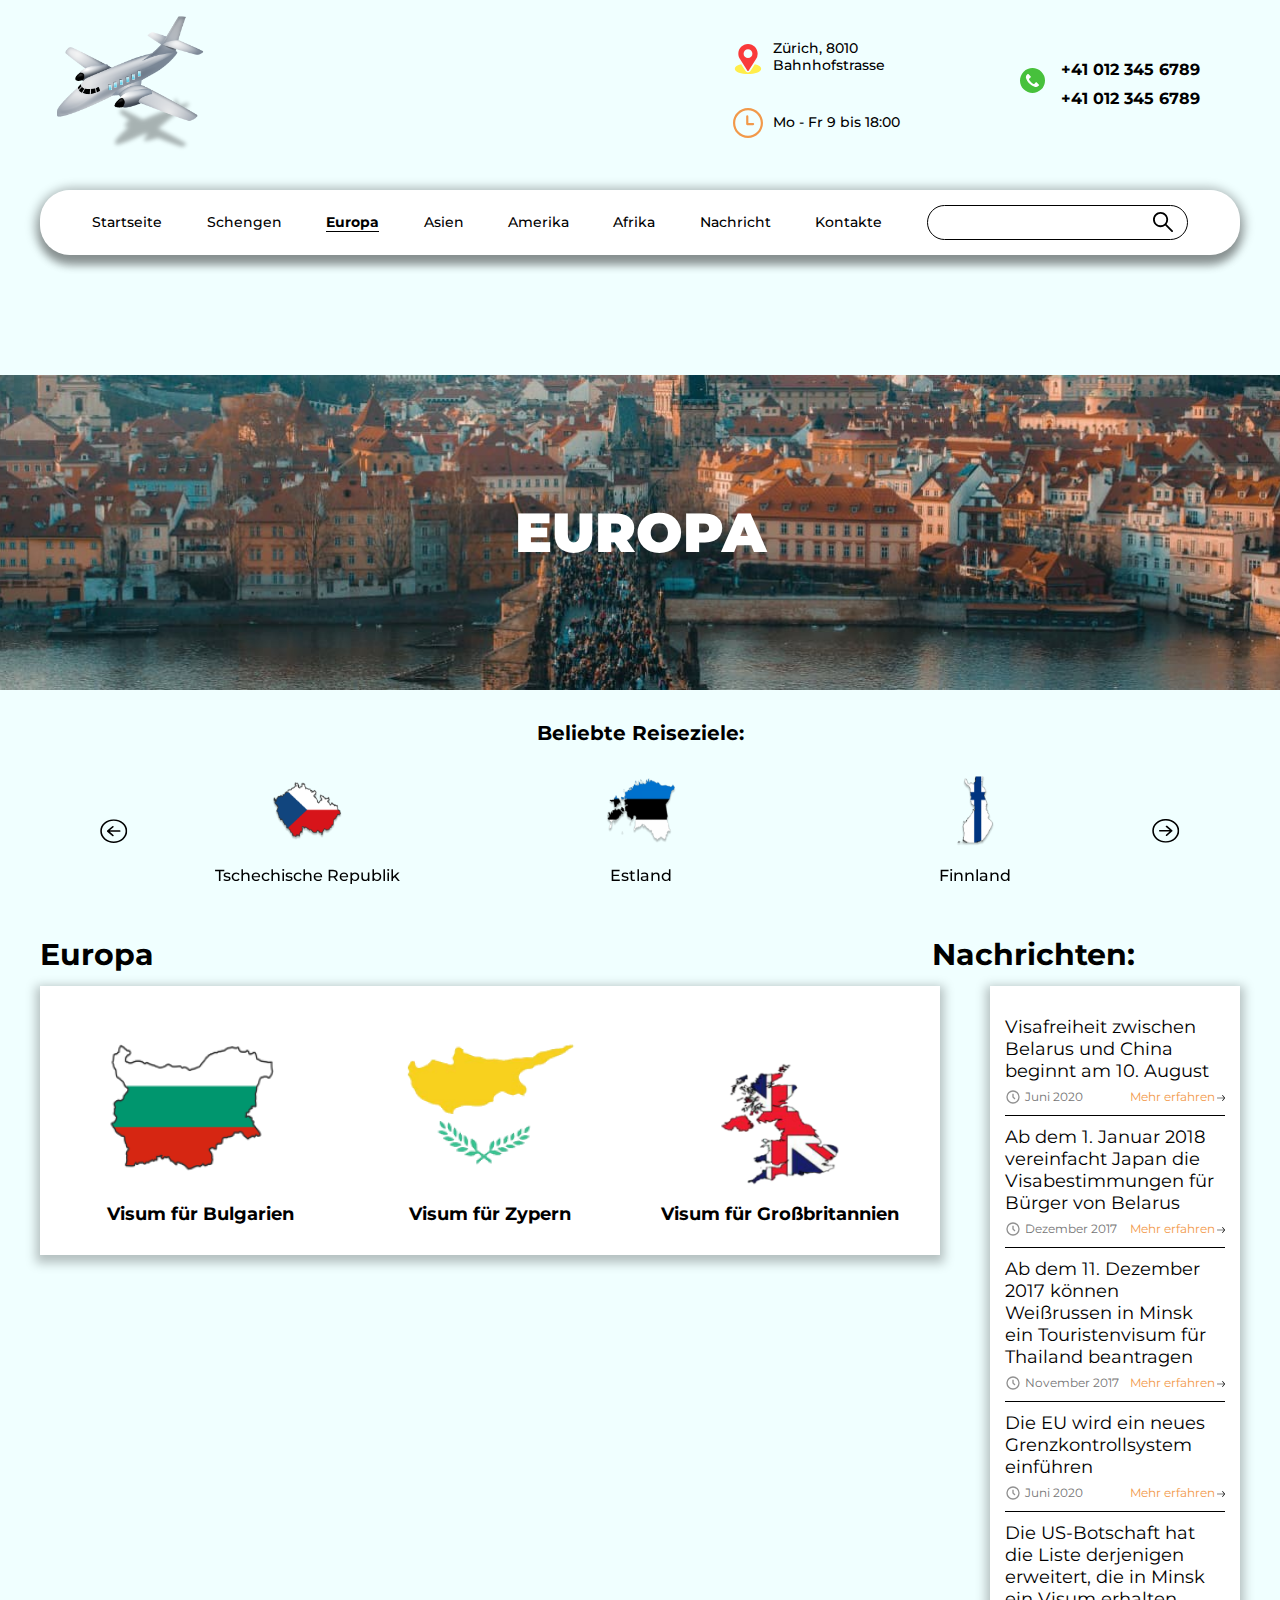
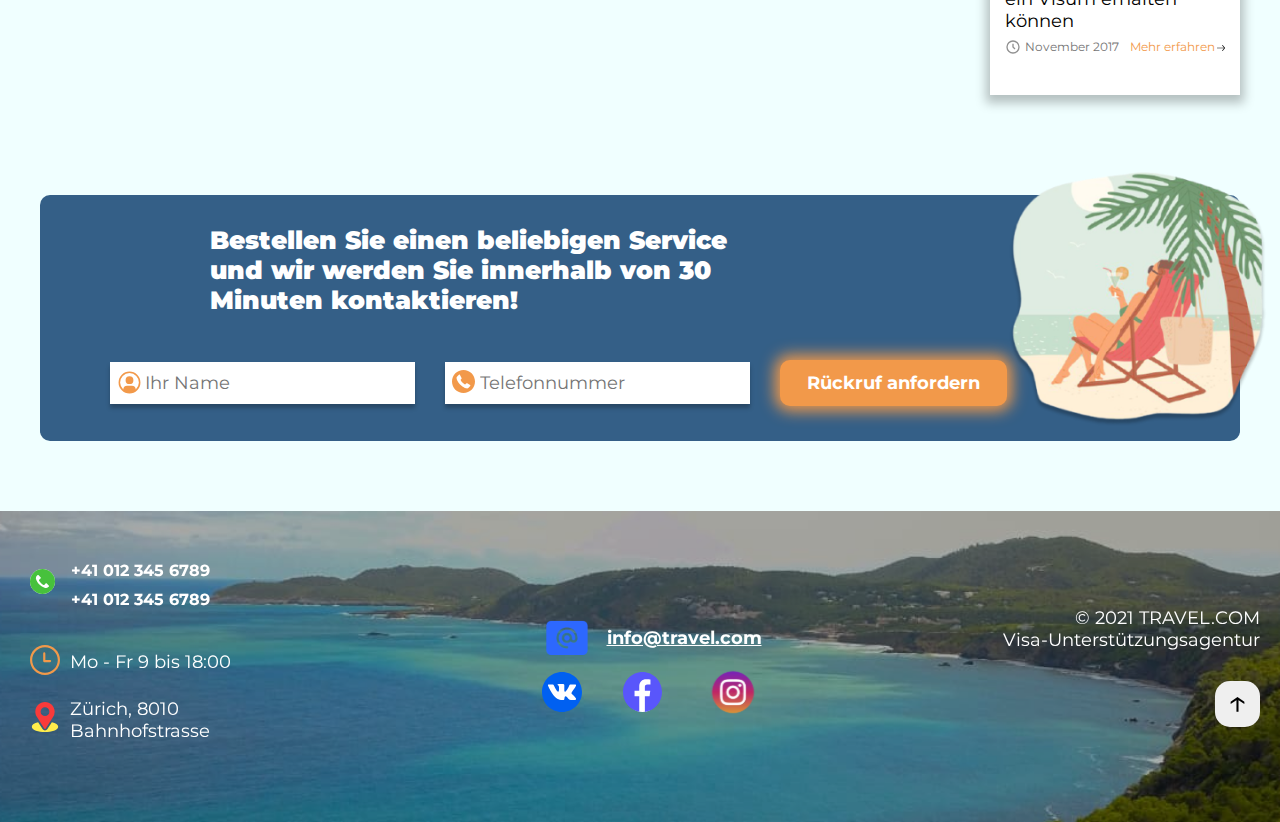
<file: europe.html>
<!DOCTYPE html>
<html lang="de">
<head>
   <meta charset="UTF-8">
   <meta http-equiv="X-UA-Compatible" content="IE=edge">
   <meta name="viewport" content="width=device-width, initial-scale=1.0">
   <title>Europa</title>
   <link rel="icon" href="images/icon.png">
   <link rel="stylesheet" href="css/style.min.css">
</head>
<body>
   <header class="header header-page" id="header">
      <div class="container">
         <div class="header-top">
            <a class="header-logo" href="index.html">
               <img class="header-logo__img" src="images/logo.png" alt="Logo image">
            </a>
            <div class="header-top__contacts">
               <div class="header-top__contacts-block">
                  <div class="header-top__contacts-place contacts-place">
                     <p class="header-top__contacts-placetext">
                        Zürich, 8010
                        Bahnhofstrasse
                     </p>
                  </div>
                  <div class="header-top__contacts-time contacts-time">
                     <p class="header-top__contacts-timetext">
                         Mo - Fr 9 bis 18:00
                     </p>
                  </div>
               </div>
               <div class="header-top__contacts-phone contacts-phone">
                  <a class="header-top__contacts-phonelink" href="tel:+410123456789">+41 012 345 6789</a>
                  <a class="header-top__contacts-phonelink" href="tel:+410123456789">+41 012 345 6789</a>
               </div>
            </div>
            <button class="header-top__btn btn-menu">
               <span></span>
            </button>
         </div>
   <nav class="header-nav ">
            <div class="header-nav__inner">
               <ul class="header-nav__menu">
                  <li class="header-nav__list">
                     <a class="header-nav__link" href="index.html">
                        Startseite
                     </a>
                  </li>
                  <li class="header-nav__list">
                     <a class="header-nav__link" href="shengen.html">
                        Schengen
                     </a>
                  </li>
                  <li class="header-nav__list">
                     <a class="header-nav__link header-nav__link--active" href="europe.html">
                        Europa
                     </a>
                  </li>
                  <li class="header-nav__list">
                     <a class="header-nav__link" href="asia.html">
                        Asien
                     </a>
                  </li>
                  <li class="header-nav__list">
                     <a class="header-nav__link" href="america.html">
                        Amerika
                     </a>
                  </li>
                  <li class="header-nav__list">
                     <a class="header-nav__link" href="africa.html">
                        Afrika
                     </a>
                  </li>
                  <li class="header-nav__list">
                     <a class="header-nav__link" href="news.html">
                        Nachricht
                     </a>
                  </li>
                  <li class="header-nav__list">
                     <a class="header-nav__link" href="contacts.html">
                        Kontakte
                     </a>
                  </li>
                  <li class="header-nav__list header-nav__list-search">
                     <input class="header-nav__input" type="text">
                  </li>
               </ul>
            </div>
         </nav>
      </div>
   </header>
   <main class="main">
      <section class="europe visa">
         <div class="europe__bg-wrapper">
            <h1 class="visa-title">Europa</h1>
         </div>
         <div class="container">
            <div class="visa__wrapper-top">
               <h3 class="visa__directions">Beliebte Reiseziele:</h3>
               <div class="visa__slider">
                  <div class="visa__item">
                     <a class="visa__link" href="visa.html">
                        <img class="visa__slider-img" src="images/shengen/Czech.png" alt="Tschechische Republik">
                        <p class="visa__country-title">Tschechische Republik</p>
                     </a>
                  </div>
                  <div class="visa__item">
                     <a href="visa.html" class="visa__link">
                        <img class="visa__slider-img" src="images/shengen/Estonia.png" alt="Estland">
                        <p class="visa__country-title">Estland</p>
                     </a>
                  </div>
                  <div class="visa__item">
                     <a href="visa.html" class="visa__link">
                        <img class="visa__slider-img" src="images/shengen/Finland.png" alt="Finnland">
                        <p class="visa__country-title">Finnland</p>
                     </a>
                  </div>
                  <div class="visa__item">
                     <a href="visa.html" class="visa__link">
                        <img class="visa__slider-img" src="images/shengen/France.png" alt="Frankreich">
                        <p class="visa__country-title">Frankreich</p>
                     </a>
                  </div>
                  <div class="visa__item">
                     <a href="visa.html" class="visa__link">
                         <img class="visa__slider-img" src="images/shengen/Greece.png" alt="Griechenland">
                        <p class="visa__country-title">Griechenland</p>
                     </a>
                  </div>
                  <div class="visa__item">
                     <a href="visa.html" class="visa__link">
                        <img class="visa__slider-img" src="images/shengen/Hungary.png" alt="Ungarn">
                        <p class="visa__country-title">Ungarn</p>
                     </a>
                  </div>
                  <div class="visa__item">
                     <a href="visa.html" class="visa__link">
                         <img class="visa__slider-img" src="images/shengen/Italy.png" alt="Italien">
                        <p class="visa__country-title">Italien</p>
                     </a>
                  </div>
                  <div class="visa__item">
                     <a href="visa.html" class="visa__link">
                        <img class="visa__slider-img" src="images/shengen/Latvia.png" alt="Lettland">
                        <p class="visa__country-title">Lettland</p>
                     </a>
                  </div>
                  <div class="visa__item">
                     <a href="visa.html" class="visa__link">
                        <img class="visa__slider-img" src="images/shengen/Poland.png" alt="Polen">
                        <p class="visa__country-title">Polen</p>
                     </a>
                  </div>
                  <div class="visa__item">
                     <a href="visa.html" class="visa__link">
                        <img class="visa__slider-img" src="images/shengen/Spain.png" alt="Spanien">
                        <p class="visa__country-title">Spanien</p>
                     </a>
                  </div>
               </div>
            </div>
            <div class="visa__main">
               <div class="visa__countries-grid europe__countries-grid">
                  <a href="visa.html" class="visa__countries-item">
                     <div class="visa__countries-img">
                        <img src="images/europe/Bulgaria.png" alt="Bulgaria">
                     </div>
                     <div class="visa__countries-name">Visum für Bulgarien</div>
                  </a>
                  <a href="visa.html" class="visa__countries-item">
                     <div class="visa__countries-img">
                        <img src="images/europe/Kipr.png" alt="Kipr">
                     </div>
                     <div class="visa__countries-name">Visum für Zypern</div>
                  </a>
                  <a href="visa.html" class="visa__countries-item">
                     <div class="visa__countries-img" style="display:inline-block">
                        <img src="images/europe/UK.png" alt="UK">
                     </div>
                     <div class="visa__countries-name">Visum für Großbritannien</div>
                  </a>
               </div>
               <div class="visa__aside">
                  <div class="visa__aside-wrapper">
                     <div class="visa__aside-item">
                        <a href="news.html" class="visa__aside-text">Visafreiheit zwischen Belarus und China beginnt am 10. August</a>
                        <div class="visa__aside-info">
                           <p class="visa__aside-date">Juni 2020</p>
                           <a class="visa__aside-description" href="#">Mehr erfahren</a>
                        </div>
                     </div>
                     <div class="visa__aside-item">
                        <a href="news.html" class="visa__aside-text">Ab dem 1. Januar 2018 vereinfacht Japan die Visabestimmungen für Bürger von Belarus</a>
                        <div class="visa__aside-info">
                           <p class="visa__aside-date">Dezember 2017</p>
                           <a class="visa__aside-description" href="#" >Mehr erfahren</a>
                        </div>
                     </div>
                     <div class="visa__aside-item">
                       <a href="news.html" class="visa__aside-text">Ab dem 11. Dezember 2017 können Weißrussen in Minsk ein Touristenvisum für Thailand beantragen</a>
                        <div class="visa__aside-info">
                           <p class="visa__aside-date">November 2017</p>
                           <a class="visa__aside-description" href="#" >Mehr erfahren</a>
                        </div>
                     </div>
                     <div class="visa__aside-item">
                           <a href="news.html" class="visa__aside-text">Die EU wird ein neues Grenzkontrollsystem einführen</a>
                        <div class="visa__aside-info">
                           <p class="visa__aside-date">Juni 2020</p>
                           <a class="visa__aside-description" href="#" >Mehr erfahren</a>
                        </div>
                     </div>
                     <div class="visa__aside-item">
                   <a href="news.html" class="visa__aside-text">Die US-Botschaft hat die Liste derjenigen erweitert, die in Minsk ein Visum erhalten können</a>
                        <div class="visa__aside-info">
                           <p class="visa__aside-date">November 2017</p>
                           <a class="visa__aside-description" href="#" >Mehr erfahren</a>
                        </div>
                     </div>
                  </div>
               </div>
            </div>

         </div>
      </section>
      <div class="container">
         <div class="form">
            <h3 class="form__title">
                              Bestellen Sie einen beliebigen Service und wir werden Sie innerhalb von 30 Minuten kontaktieren!
            </h3>
            <form class="form__section" action="#">
               <div class="form__wrapper">
                  <div class="form__name-box">
                     <input class="form__name" type="text" placeholder="Ihr Name">
                  </div>
                  <div class="form__phone-box">
                     <input class="form__phone" type="text" placeholder="Telefonnummer">
                  </div>
               </div>
               <button class="form__btn">Rückruf anfordern</button>
            </form>
         </div>
      </div>
   </main>
   <footer class="footer">
      <div class="footer__bottom">
         <div class="footer__contacts">
            <div class="header-top__contacts-phone contacts-phone">
               <a class="header-top__contacts-phonelink" href="tel:+410123456789">+41 012 345 6789</a>
               <a class="header-top__contacts-phonelink" href="tel:+410123456789">+41 012 345 6789</a>
            </div>
            <div class="header-top__contacts-time contacts-time">
               <p class="header-top__contacts-timetext">
                     Mo - Fr 9 bis 18:00
               </p>
            </div>
            <div class="header-top__contacts-place contacts-place">
               <p class="header-top__contacts-placetext">
                  Zürich, 8010
                  Bahnhofstrasse
               </p>
            </div>
         </div>
         <div class="footer__social">
            <div class="footer__social-email">
               <img class="footer__social-email-img" src="images/footer/email.svg" alt="email">
               <a class="footer__social-email-link" href="#">info@travel.com</a>
            </div>
            <div class="footer__social-media">
               <a class="footer__social-media-link" href="#"><img class="footer__social-media-img"
                     src="images/footer/vk.svg" alt="vk"></a>
               <a class="footer__social-media-link" href="#"><img class="footer__social-media-img"
                     src="images/footer/facebook.svg" alt="facebook"></a>
               <a class="footer__social-media-link" href="#"><img class="footer__social-media-img"
                     src="images/footer/instagram.svg" alt="instagram"></a>
            </div>
         </div>
         <div class="footer__rights">
            <p class="footer__rights-text">© 2021 TRAVEL.COM</p>
            <p class="footer__rights-text">Visa-Unterstützungsagentur</p>
            <button class="footer__rights-btn" href="#header">
               <img class="footer__rights-up" src="images/footer/up.svg" alt="up">
            </button>
         </div>
      </div>
   </footer>
   <script src="js/main.min.js"></script>
</body>

</html>
</file>
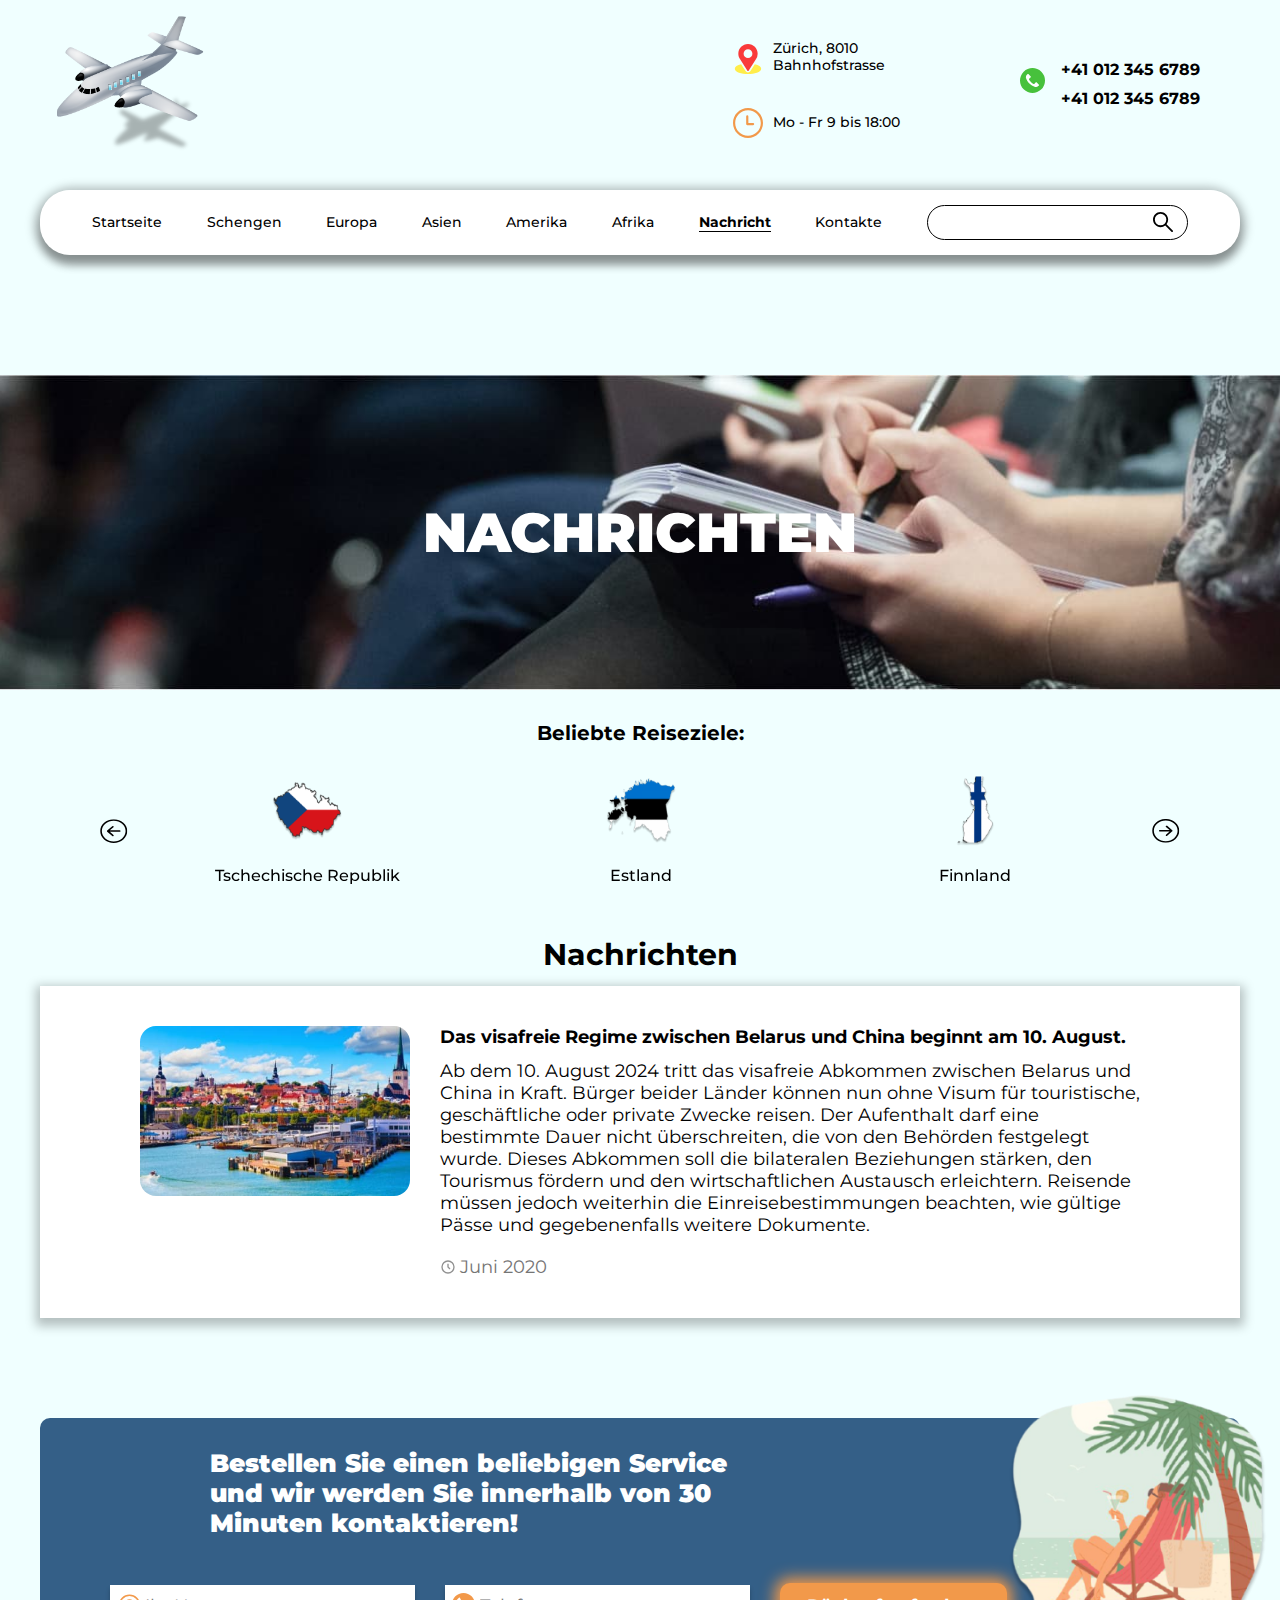
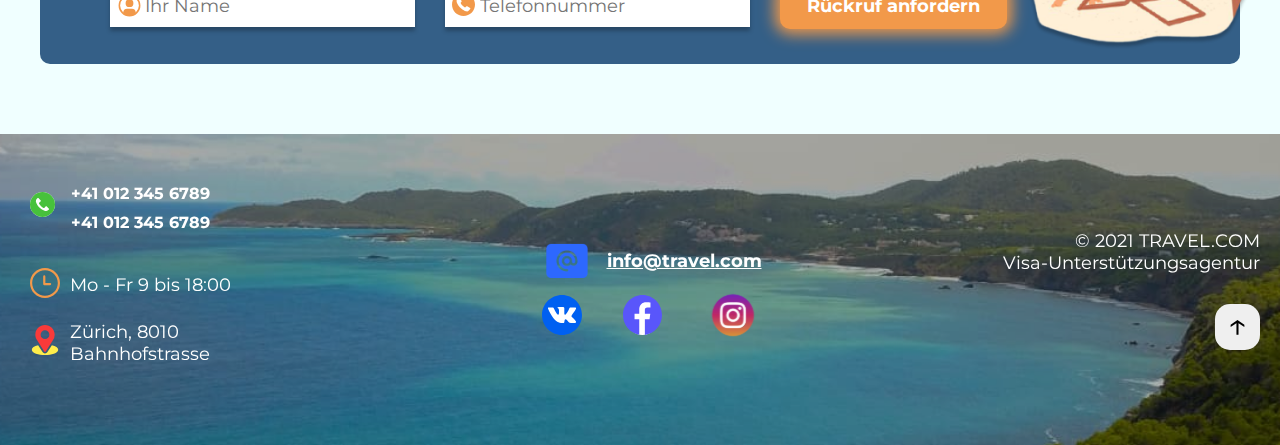
<file: news-page.html>
<!DOCTYPE html>
<html lang="de">
<head>
   <meta charset="UTF-8">
   <meta http-equiv="X-UA-Compatible" content="IE=edge">
   <meta name="viewport" content="width=device-width, initial-scale=1.0">
   <title>Nachrichten</title>
   <link rel="icon" href="images/icon.png">
   <link rel="stylesheet" href="css/style.min.css">
</head>
<body>
   <header class="header header-page" id="header">
      <div class="container">
         <div class="header-top">
            <a class="header-logo" href="index.html">
               <img class="header-logo__img" src="images/logo.png" alt="Logo image">
            </a>
            <div class="header-top__contacts">
               <div class="header-top__contacts-block">
                  <div class="header-top__contacts-place contacts-place">
                     <p class="header-top__contacts-placetext">
                        Zürich, 8010
                        Bahnhofstrasse
                     </p>
                  </div>
                  <div class="header-top__contacts-time contacts-time">
                     <p class="header-top__contacts-timetext">
                        Mo - Fr 9 bis 18:00
                     </p>
                  </div>
               </div>
               <div class="header-top__contacts-phone contacts-phone">
                  <a class="header-top__contacts-phonelink" href="tel:+410123456789">+41 012 345 6789</a>
                  <a class="header-top__contacts-phonelink" href="tel:+410123456789">+41 012 345 6789</a>
               </div>
            </div>
            <button class="header-top__btn btn-menu">
               <span></span>
            </button>
         </div>
         <nav class="header-nav ">
            <div class="header-nav__inner">
               <ul class="header-nav__menu">
                  <li class="header-nav__list">
                     <a class="header-nav__link" href="index.html">
                        Startseite
                     </a>
                  </li>
                  <li class="header-nav__list">
                       <a class="header-nav__link" href="shengen.html">
                        Schengen
                     </a>
                  </li>
                  <li class="header-nav__list">
                    <a class="header-nav__link" href="europe.html">
                        Europa
                     </a>
                  </li>
                  <li class="header-nav__list">
                     <a class="header-nav__link" href="asia.html">
                        Asien
                     </a>
                  </li>
                  <li class="header-nav__list">
                     <a class="header-nav__link" href="america.html">
                        Amerika
                     </a>
                  </li>
                  <li class="header-nav__list">
                     <a class="header-nav__link" href="africa.html">
                        Afrika
                     </a>
                  </li>
                  <li class="header-nav__list">
                     <a class="header-nav__link header-nav__link--active" href="news.html">
                        Nachricht
                     </a>
                  </li>
                  <li class="header-nav__list">
                     <a class="header-nav__link" href="contacts.html">
                        Kontakte
                     </a>
                  </li>
                  <li class="header-nav__list header-nav__list-search">
                     <input class="header-nav__input" type="text">
                  </li>
               </ul>
            </div>
         </nav>
      </div>
   </header>
   <main class="main">
      <section class="news visa">
         <div class="news__bg-wrapper">
            <h1 class="visa-title news-title">Nachrichten</h1>
         </div>
         <div class="container">
            <div class="visa__wrapper-top">
               <h3 class="visa__directions">Beliebte Reiseziele:</h3>
               <div class="visa__slider">
                  <div class="visa__item">
                     <a class="visa__link" href="visa.html">
                        <img class="visa__slider-img" src="images/shengen/Czech.png" alt="Tschechische Republik">
                        <p class="visa__country-title">Tschechische Republik</p>
                     </a>
                  </div>
                  <div class="visa__item">
                     <a href="visa.html" class="visa__link">
                        <img class="visa__slider-img" src="images/shengen/Estonia.png" alt="Estland">
                        <p class="visa__country-title">Estland</p>
                     </a>
                  </div>
                  <div class="visa__item">
                     <a href="visa.html" class="visa__link">
                        <img class="visa__slider-img" src="images/shengen/Finland.png" alt="Finnland">
                        <p class="visa__country-title">Finnland</p>
                     </a>
                  </div>
                  <div class="visa__item">
                   <a href="visa.html" class="visa__link">
                        <img class="visa__slider-img" src="images/shengen/France.png" alt="Frankreich">
                        <p class="visa__country-title">Frankreich</p>
                     </a>
                  </div>
                  <div class="visa__item">
                     <a href="visa.html" class="visa__link">
                        <img class="visa__slider-img" src="images/shengen/Greece.png" alt="Griechenland">
                        <p class="visa__country-title">Griechenland</p>
                     </a>
                  </div>
                  <div class="visa__item">
                  <a href="visa.html" class="visa__link">
                        <img class="visa__slider-img" src="images/shengen/Hungary.png" alt="Ungarn">
                        <p class="visa__country-title">Ungarn</p>
                     </a>
                  </div>
                  <div class="visa__item">
                     <a href="visa.html" class="visa__link">
                        <img class="visa__slider-img" src="images/shengen/Italy.png" alt="Italien">
                        <p class="visa__country-title">Italien</p>
                     </a>
                  </div>
                  <div class="visa__item">
                     <a href="visa.html" class="visa__link">
                        <img class="visa__slider-img" src="images/shengen/Latvia.png" alt="Lettland">
                        <p class="visa__country-title">Lettland</p>
                     </a>
                  </div>
                  <div class="visa__item">
                     <a href="visa.html" class="visa__link">
                        <img class="visa__slider-img" src="images/shengen/Poland.png" alt="Polen">
                        <p class="visa__country-title">Polen</p>
                     </a>
                  </div>
                  <div class="visa__item">
                     <a href="visa.html" class="visa__link">
                        <img class="visa__slider-img" src="images/shengen/Spain.png" alt="Spanien">
                        <p class="visa__country-title">Spanien</p>
                     </a>
                  </div>
               </div>
            </div>
            <div class="news__main news-page">
               <div class="news__item news-page__item">
                  <div class="news__img news-page__img">
                     <img src="images/news/1.jpg" alt="one">
                  </div>
                  <div class="news__info news-page__info">
                     <h3 href="#" class="news__title news-page__title">Das visafreie Regime zwischen Belarus und China beginnt am 10. August.</h3>
                     <p class="news__text">Ab dem 10. August 2024 tritt das visafreie Abkommen zwischen Belarus und China in Kraft. Bürger beider Länder können nun ohne Visum für touristische, geschäftliche oder private Zwecke reisen. Der Aufenthalt darf eine bestimmte Dauer nicht überschreiten, die von den Behörden festgelegt wurde. Dieses Abkommen soll die bilateralen Beziehungen stärken, den Tourismus fördern und den wirtschaftlichen Austausch erleichtern. Reisende müssen jedoch weiterhin die Einreisebestimmungen beachten, wie gültige Pässe und gegebenenfalls weitere Dokumente.
                     </p>
                     <div class="news__description news-page__description">
                        <div class="news__date news-page__date">Juni 2020</div>
                     </div>
                  </div>
               </div>
            </div>
         </div>
      </section>
      <div class="container">
         <div class="form">
            <h3 class="form__title">
               Bestellen Sie einen beliebigen Service und wir werden Sie innerhalb von 30 Minuten kontaktieren!
            </h3>
            <form class="form__section" action="#">
               <div class="form__wrapper">
                  <div class="form__name-box">
                     <input class="form__name" type="text" placeholder="Ihr Name">
                  </div>
                  <div class="form__phone-box">
                     <input class="form__phone" type="text" placeholder="Telefonnummer">
                  </div>
               </div>
               <button class="form__btn">Rückruf anfordern</button>
            </form>
         </div>
      </div>
   </main>
   <footer class="footer">
      <div class="footer__bottom">
         <div class="footer__contacts">
            <div class="header-top__contacts-phone contacts-phone">
               <a class="header-top__contacts-phonelink" href="tel:+410123456789">+41 012 345 6789</a>
               <a class="header-top__contacts-phonelink" href="tel:+410123456789">+41 012 345 6789</a>
            </div>
            <div class="header-top__contacts-time contacts-time">
               <p class="header-top__contacts-timetext">
                   Mo - Fr 9 bis 18:00
               </p>
            </div>
            <div class="header-top__contacts-place contacts-place">
               <p class="header-top__contacts-placetext">
                  Zürich, 8010
                  Bahnhofstrasse
               </p>
            </div>
         </div>
         <div class="footer__social">
            <div class="footer__social-email">
               <img class="footer__social-email-img" src="images/footer/email.svg" alt="email">
               <a class="footer__social-email-link" href="#">info@travel.com</a>
            </div>
            <div class="footer__social-media">
               <a class="footer__social-media-link" href="#"><img class="footer__social-media-img"
                     src="images/footer/vk.svg" alt="vk"></a>
               <a class="footer__social-media-link" href="#"><img class="footer__social-media-img"
                     src="images/footer/facebook.svg" alt="facebook"></a>
               <a class="footer__social-media-link" href="#"><img class="footer__social-media-img"
                     src="images/footer/instagram.svg" alt="instagram"></a>
            </div>
         </div>
         <div class="footer__rights">
            <p class="footer__rights-text">© 2021 TRAVEL.COM</p>
            <p class="footer__rights-text">Visa-Unterstützungsagentur</p>
            <button class="footer__rights-btn" href="#header">
               <img class="footer__rights-up" src="images/footer/up.svg" alt="up">
            </button>
         </div>
      </div>
   </footer>
   <script src="js/main.min.js"></script>
</body>

</html>
</file>
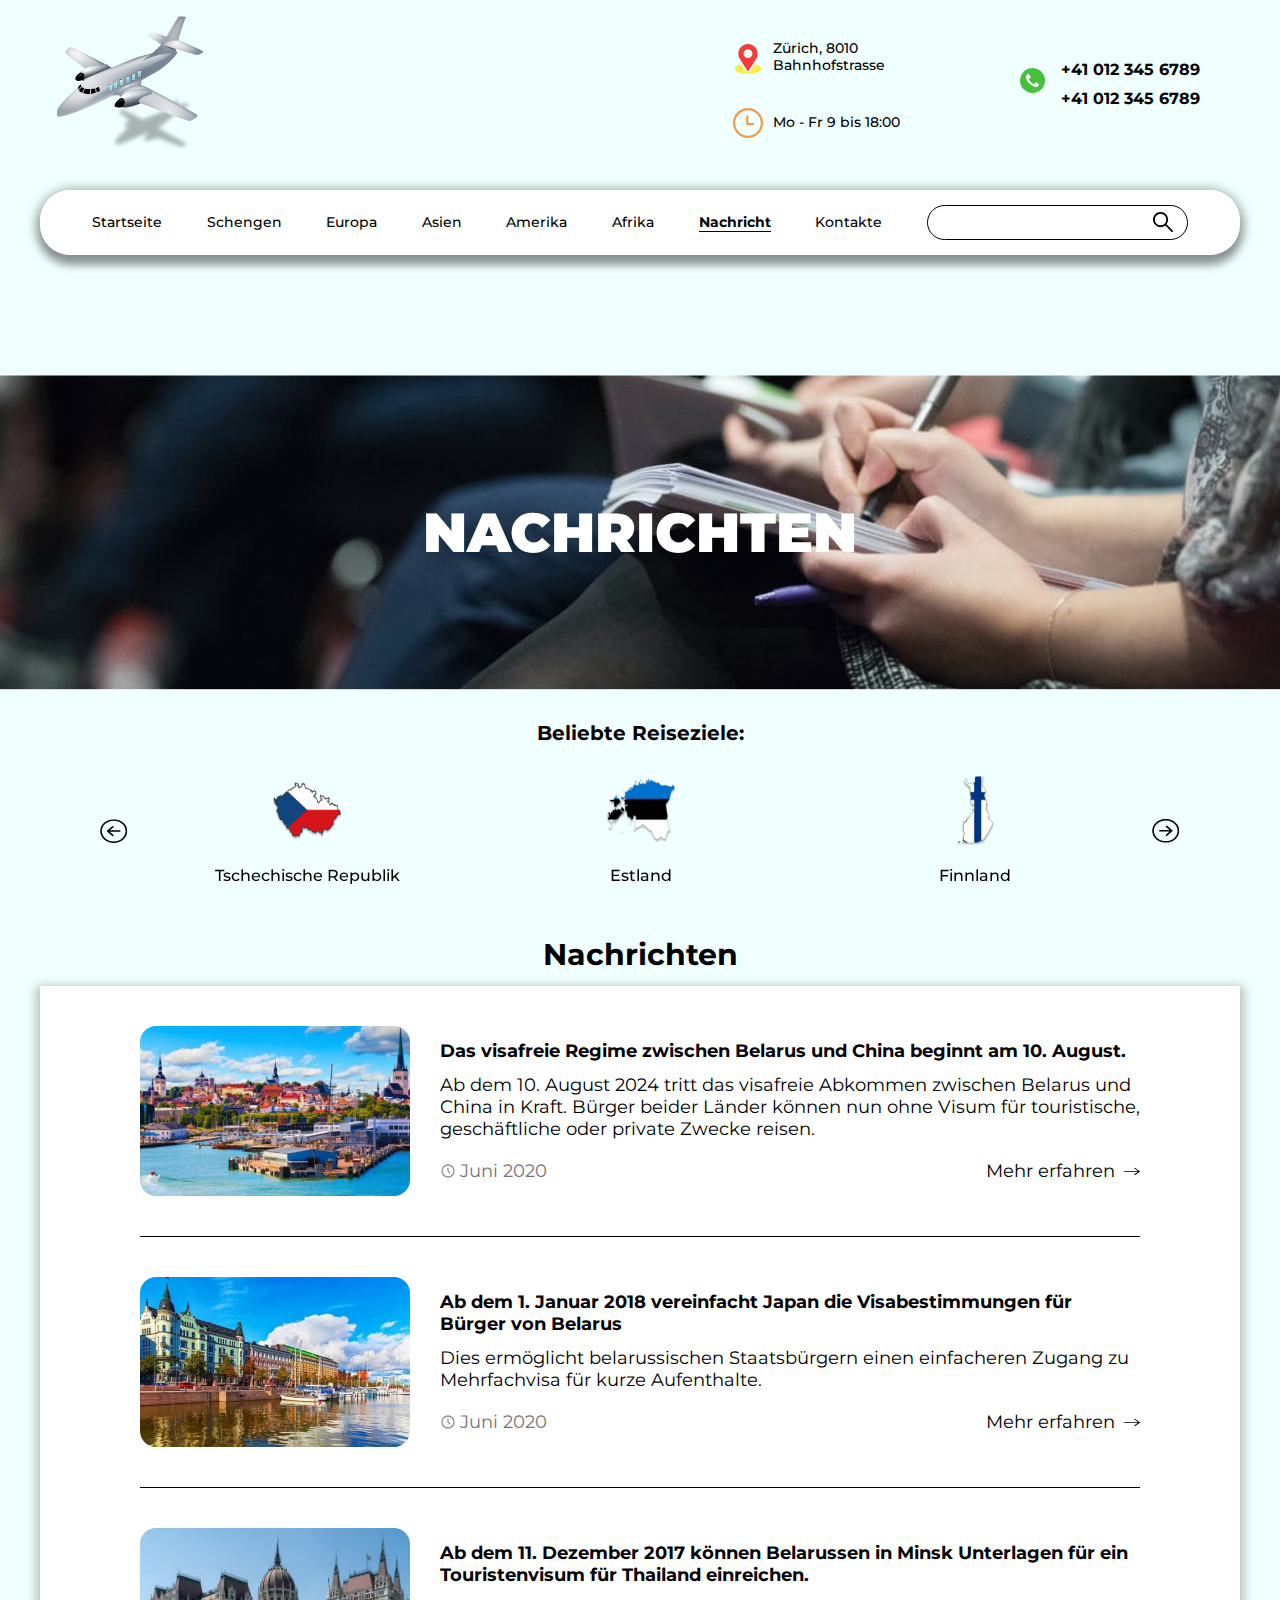
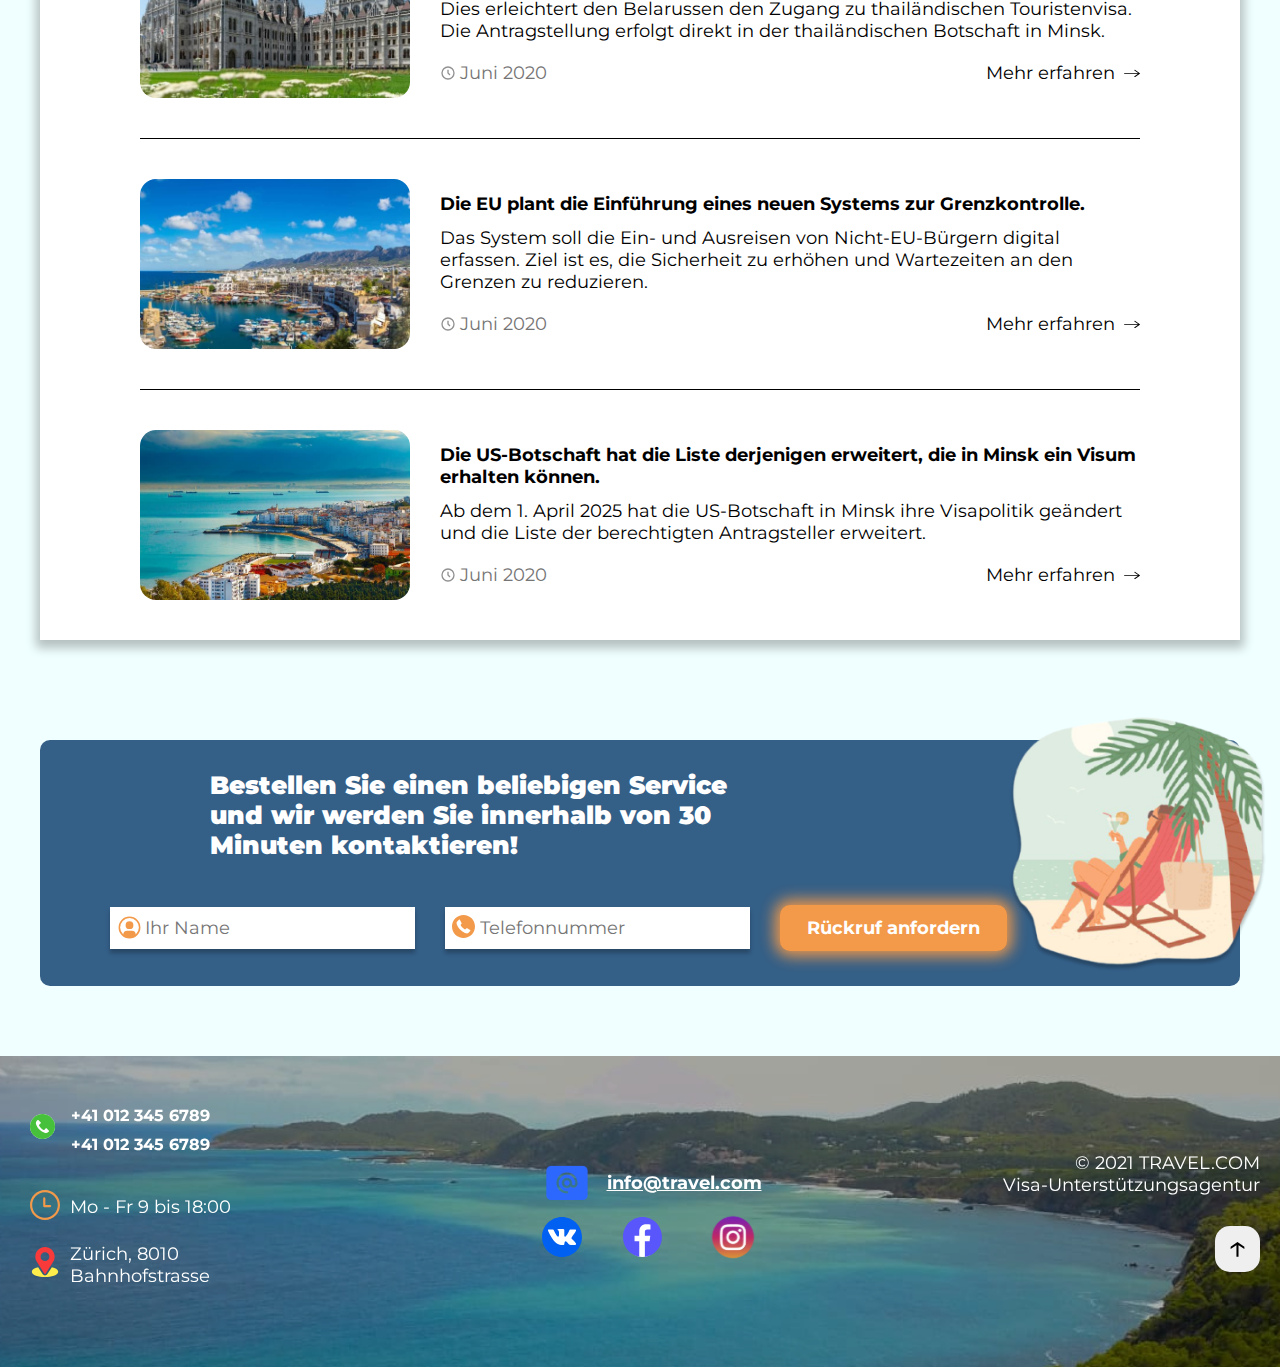
<file: news.html>
<!DOCTYPE html>
<html lang="de">
<head>
   <meta charset="UTF-8">
   <meta http-equiv="X-UA-Compatible" content="IE=edge">
   <meta name="viewport" content="width=device-width, initial-scale=1.0">
   <title>Nachrichten</title>
   <link rel="icon" href="images/icon.png">
   <link rel="stylesheet" href="css/style.min.css">
</head>
<body>
   <header class="header header-page" id="header">
      <div class="container">
         <div class="header-top">
            <a class="header-logo" href="index.html">
               <img class="header-logo__img" src="images/logo.png" alt="Logo image">
            </a>
            <div class="header-top__contacts">
               <div class="header-top__contacts-block">
                  <div class="header-top__contacts-place contacts-place">
                     <p class="header-top__contacts-placetext">
                        Zürich, 8010
                        Bahnhofstrasse
                     </p>
                  </div>
                  <div class="header-top__contacts-time contacts-time">
                     <p class="header-top__contacts-timetext">
                        Mo - Fr 9 bis 18:00
                     </p>
                  </div>
               </div>
               <div class="header-top__contacts-phone contacts-phone">
                  <a class="header-top__contacts-phonelink" href="tel:+410123456789">+41 012 345 6789</a>
                  <a class="header-top__contacts-phonelink" href="tel:+410123456789">+41 012 345 6789</a>
               </div>
            </div>
            <button class="header-top__btn btn-menu">
               <span></span>
            </button>
         </div>
         <nav class="header-nav ">
            <div class="header-nav__inner">
               <ul class="header-nav__menu">
                  <li class="header-nav__list">
                     <a class="header-nav__link" href="index.html">
                        Startseite
                     </a>
                  </li>
                  <li class="header-nav__list">
                     <a class="header-nav__link" href="shengen.html">
                        Schengen
                     </a>
                  </li>
                  <li class="header-nav__list">
                     <a class="header-nav__link" href="europe.html">
                        Europa
                     </a>
                  </li>
                  <li class="header-nav__list">
                     <a class="header-nav__link" href="asia.html">
                        Asien
                     </a>
                  </li>
                  <li class="header-nav__list">
                     <a class="header-nav__link" href="america.html">
                        Amerika
                     </a>
                  </li>
                  <li class="header-nav__list">
                     <a class="header-nav__link" href="africa.html">
                        Afrika
                     </a>
                  </li>
                  <li class="header-nav__list">
                     <a class="header-nav__link header-nav__link--active" href="news.html">
                        Nachricht
                     </a>
                  </li>
                  <li class="header-nav__list">
                     <a class="header-nav__link" href="contacts.html">
                        Kontakte
                     </a>
                  </li>
                  <li class="header-nav__list header-nav__list-search">
                     <input class="header-nav__input" type="text">
                  </li>
               </ul>
            </div>
         </nav>
      </div>
   </header>
   <main class="main">
      <section class="news visa">
         <div class="news__bg-wrapper">
            <h1 class="visa-title news-title">Nachrichten</h1>
         </div>
         <div class="container">
            <div class="visa__wrapper-top">
               <h3 class="visa__directions">Beliebte Reiseziele:</h3>
               <div class="visa__slider">
                  <div class="visa__item">
                     <a class="visa__link" href="visa.html">
                        <img class="visa__slider-img" src="images/shengen/Czech.png" alt="Tschechische Republik">
                        <p class="visa__country-title">Tschechische Republik</p>
                     </a>
                  </div>
                  <div class="visa__item">
                     <a href="visa.html" class="visa__link">
                        <img class="visa__slider-img" src="images/shengen/Estonia.png" alt="Estland">
                        <p class="visa__country-title">Estland</p>
                     </a>
                  </div>
                  <div class="visa__item">
                     <a href="visa.html" class="visa__link">
                        <img class="visa__slider-img" src="images/shengen/Finland.png" alt="Finnland">
                        <p class="visa__country-title">Finnland</p>
                     </a>
                  </div>
                  <div class="visa__item">
                     <a href="visa.html" class="visa__link">
                        <img class="visa__slider-img" src="images/shengen/France.png" alt="Frankreich">
                        <p class="visa__country-title">Frankreich</p>
                     </a>
                  </div>
                  <div class="visa__item">
                     <a href="visa.html" class="visa__link">
                         <img class="visa__slider-img" src="images/shengen/Greece.png" alt="Griechenland">
                        <p class="visa__country-title">Griechenland</p>
                     </a>
                  </div>
                  <div class="visa__item">
                     <a href="visa.html" class="visa__link">
                        <img class="visa__slider-img" src="images/shengen/Hungary.png" alt="Ungarn">
                        <p class="visa__country-title">Ungarn</p>
                     </a>
                  </div>
                  <div class="visa__item">
                     <a href="visa.html" class="visa__link">
                         <img class="visa__slider-img" src="images/shengen/Italy.png" alt="Italien">
                        <p class="visa__country-title">Italien</p>
                     </a>
                  </div>
                  <div class="visa__item">
                     <a href="visa.html" class="visa__link">
                        <img class="visa__slider-img" src="images/shengen/Latvia.png" alt="Lettland">
                        <p class="visa__country-title">Lettland</p>
                     </a>
                  </div>
                  <div class="visa__item">
                     <a href="visa.html" class="visa__link">
                        <img class="visa__slider-img" src="images/shengen/Poland.png" alt="Polen">
                        <p class="visa__country-title">Polen</p>
                     </a>
                  </div>
                  <div class="visa__item">
                     <a href="visa.html" class="visa__link">
                        <img class="visa__slider-img" src="images/shengen/Spain.png" alt="Spanien">
                        <p class="visa__country-title">Spanien</p>
                     </a>
                  </div>
               </div>
            </div>
            <div class="news__main">
               <div class="news__item">
                  <div class="news__img">
                     <img src="images/news/1.jpg" alt="one">
                  </div>
                  <div class="news__info">
                     <a href="news-page.html" class="news__title">Das visafreie Regime zwischen Belarus und China beginnt am 10. August.</a>
                     <p class="news__text">Ab dem 10. August 2024 tritt das visafreie Abkommen zwischen Belarus und China in Kraft. Bürger beider Länder können nun ohne Visum für touristische, geschäftliche oder private Zwecke reisen.</p>
                     <div class="news__description">
                        <div class="news__date">Juni 2020</div>
                        <a href="news-page.html" class="news__more">Mehr erfahren</a>
                     </div>
                  </div>
               </div>
               <div class="news__item">
                  <div class="news__img">
                     <img src="images/news/2.jpg" alt="one">
                  </div>
                  <div class="news__info">
                     <a href="news-page.html" class="news__title">Ab dem 1. Januar 2018 vereinfacht Japan die Visabestimmungen für Bürger von Belarus</a>
                     <p class="news__text">Dies ermöglicht belarussischen Staatsbürgern einen einfacheren Zugang zu Mehrfachvisa für kurze Aufenthalte.</p>
                     <div class="news__description">
                        <div class="news__date">Juni 2020</div>
                        <a href="news-page.html" class="news__more">Mehr erfahren</a>
                     </div>
                  </div>
               </div>
               <div class="news__item">
                  <div class="news__img">
                     <img src="images/news/3.jpg" alt="one">
                  </div>
                  <div class="news__info">
                     <a href="news-page.html" class="news__title">Ab dem 11. Dezember 2017 können Belarussen in Minsk Unterlagen für ein Touristenvisum für Thailand einreichen.</a>
                     <p class="news__text">Dies erleichtert den Belarussen den Zugang zu thailändischen Touristenvisa. Die Antragstellung erfolgt direkt in der thailändischen Botschaft in Minsk.</p>
                     <div class="news__description">
                        <div class="news__date">Juni 2020</div>
                        <a href="news-page.html" class="news__more">Mehr erfahren</a>
                     </div>
                  </div>
               </div>
               <div class="news__item">
                  <div class="news__img">
                     <img src="images/news/4.jpg" alt="one">
                  </div>
                  <div class="news__info">
                     <a href="news-page.html" class="news__title">Die EU plant die Einführung eines neuen Systems zur Grenzkontrolle.</a>
                     <p class="news__text">Das System soll die Ein- und Ausreisen von Nicht-EU-Bürgern digital erfassen. Ziel ist es, die Sicherheit zu erhöhen und Wartezeiten an den Grenzen zu reduzieren.</p>
                     <div class="news__description">
                        <div class="news__date">Juni 2020</div>
                        <a href="news-page.html" class="news__more">Mehr erfahren</a>
                     </div>
                  </div>
               </div>
               <div class="news__item">
                  <div class="news__img">
                     <img src="images/news/5.jpg" alt="one">
                  </div>
                  <div class="news__info">
                     <a href="news-page.html" class="news__title">Die US-Botschaft hat die Liste derjenigen erweitert, die in Minsk ein Visum erhalten können.</a>
                     <p class="news__text">Ab dem 1. April 2025 hat die US-Botschaft in Minsk ihre Visapolitik geändert und die Liste der berechtigten Antragsteller erweitert. </p>
                     <div class="news__description">
                        <div class="news__date">Juni 2020</div>
                        <a href="news-page.html" class="news__more">Mehr erfahren</a>
                     </div>
                  </div>
               </div>
            </div>

         </div>
      </section>
      <div class="container">
         <div class="form">
            <h3 class="form__title">
               Bestellen Sie einen beliebigen Service und wir werden Sie innerhalb von 30 Minuten kontaktieren!
            </h3>
            <form class="form__section" action="#">
               <div class="form__wrapper">
                  <div class="form__name-box">
                     <input class="form__name" type="text" placeholder="Ihr Name">
                  </div>
                  <div class="form__phone-box">
                     <input class="form__phone" type="text" placeholder="Telefonnummer">
                  </div>
               </div>
               <button class="form__btn">Rückruf anfordern</button>
            </form>
         </div>
      </div>
   </main>
   <footer class="footer">
      <div class="footer__bottom">
         <div class="footer__contacts">
            <div class="header-top__contacts-phone contacts-phone">
               <a class="header-top__contacts-phonelink" href="tel:+410123456789">+41 012 345 6789</a>
               <a class="header-top__contacts-phonelink" href="tel:+410123456789">+41 012 345 6789</a>
            </div>
            <div class="header-top__contacts-time contacts-time">
               <p class="header-top__contacts-timetext">
                  Mo - Fr 9 bis 18:00
               </p>
            </div>
            <div class="header-top__contacts-place contacts-place">
               <p class="header-top__contacts-placetext">
                 Zürich, 8010
                  Bahnhofstrasse
               </p>
            </div>
         </div>
         <div class="footer__social">
            <div class="footer__social-email">
               <img class="footer__social-email-img" src="images/footer/email.svg" alt="email">
               <a class="footer__social-email-link" href="#">info@travel.com</a>
            </div>
            <div class="footer__social-media">
               <a class="footer__social-media-link" href="#"><img class="footer__social-media-img"
                     src="images/footer/vk.svg" alt="vk"></a>
               <a class="footer__social-media-link" href="#"><img class="footer__social-media-img"
                     src="images/footer/facebook.svg" alt="facebook"></a>
               <a class="footer__social-media-link" href="#"><img class="footer__social-media-img"
                     src="images/footer/instagram.svg" alt="instagram"></a>
            </div>
         </div>
         <div class="footer__rights">
            <p class="footer__rights-text">© 2021 TRAVEL.COM</p>
            <p class="footer__rights-text">Visa-Unterstützungsagentur</p>
            <button class="footer__rights-btn" href="#header">
               <img class="footer__rights-up" src="images/footer/up.svg" alt="up">
            </button>
         </div>
      </div>
   </footer>
   <script src="js/main.min.js"></script>
</body>

</html>
</file>
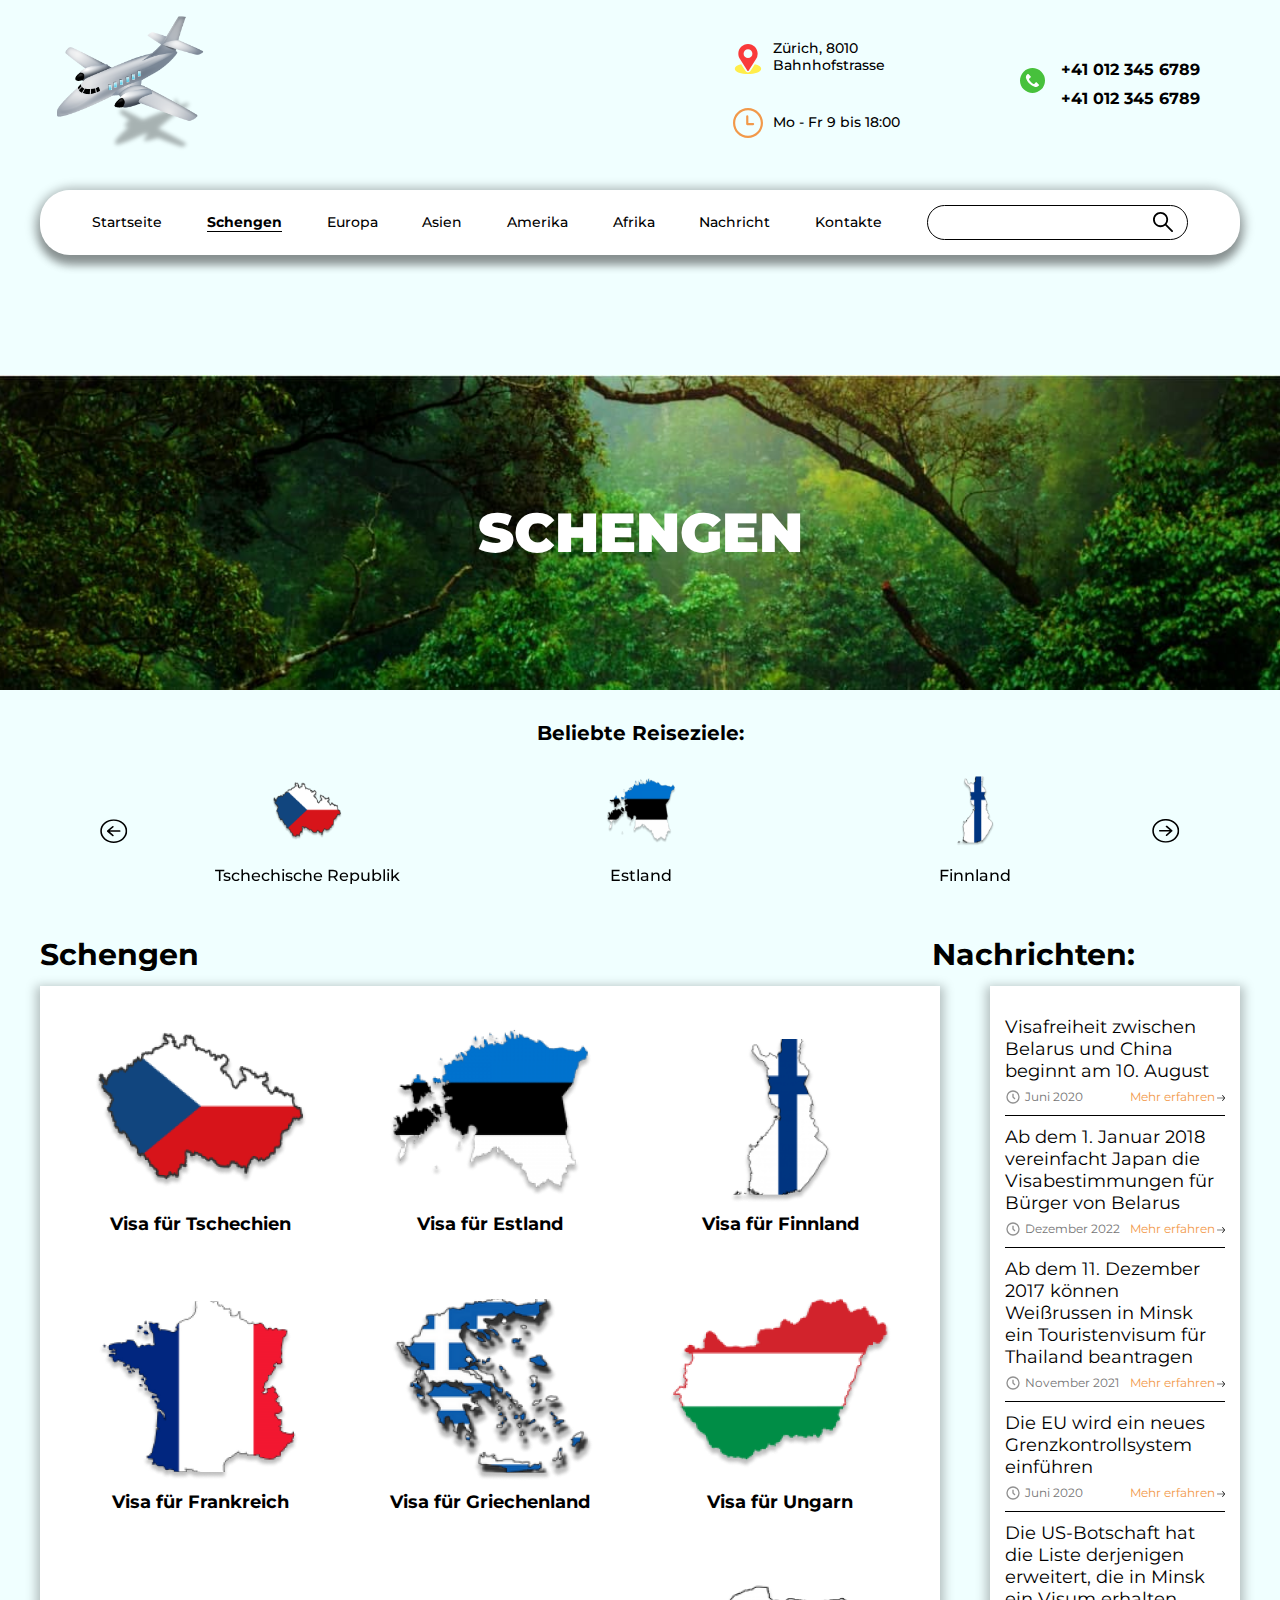
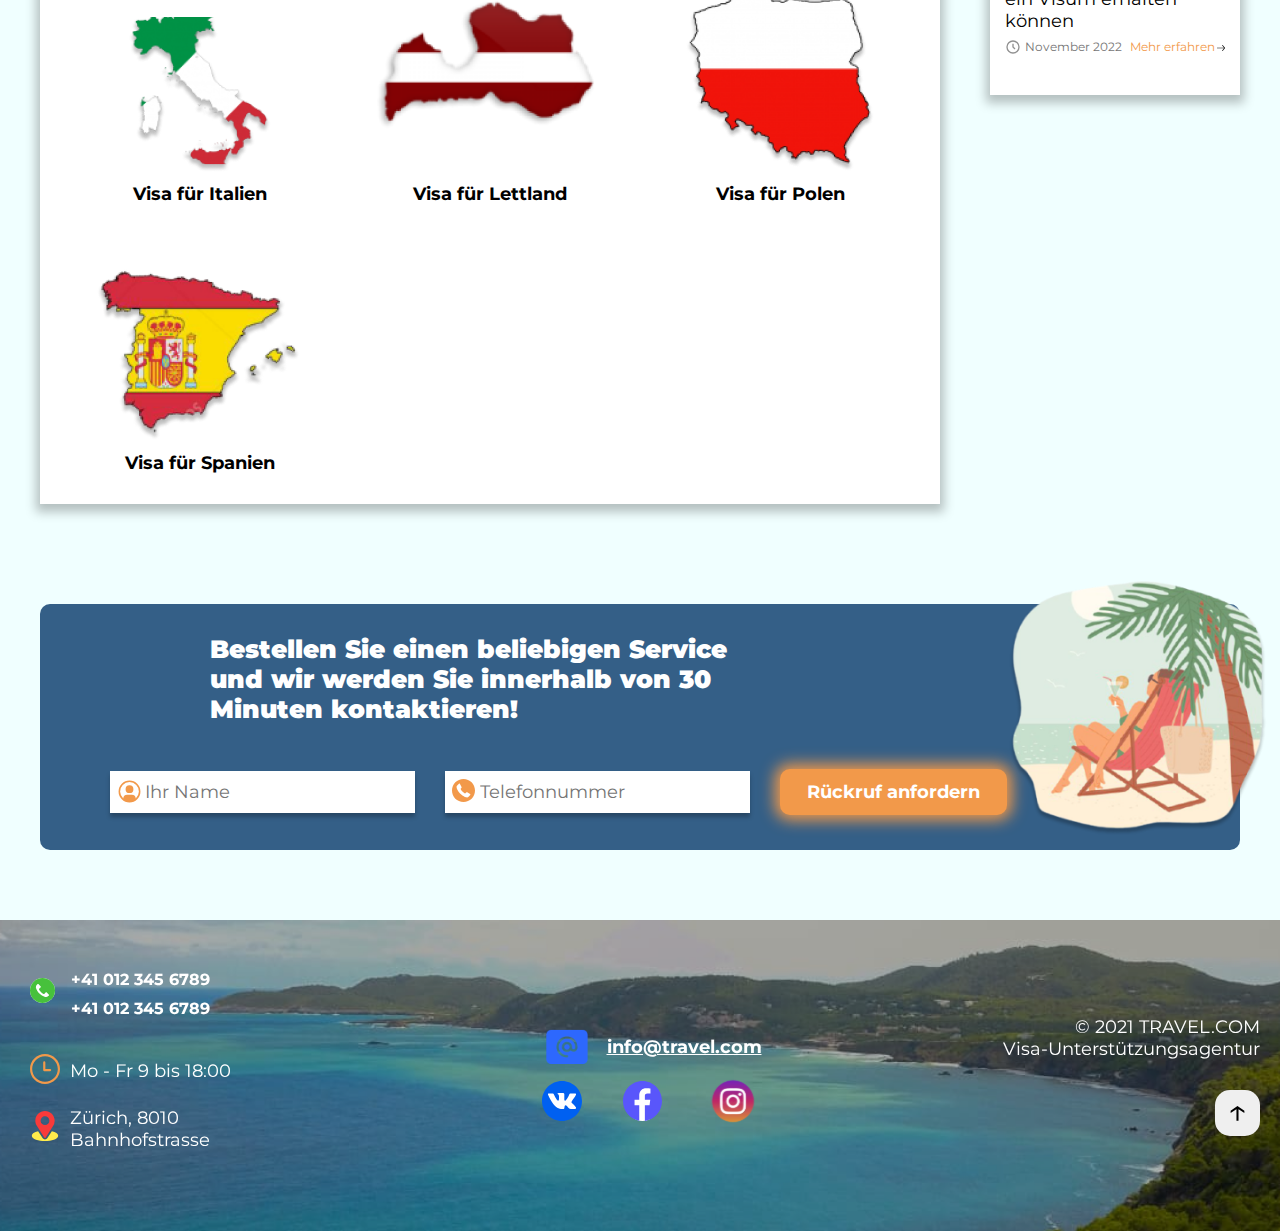
<file: shengen.html>
<!DOCTYPE html>
<html lang="de">

<head>
   <meta charset="UTF-8">
   <meta http-equiv="X-UA-Compatible" content="IE=edge">
   <meta name="viewport" content="width=device-width, initial-scale=1.0">
   <title>Schengen</title>
   <link rel="icon" href="images/icon.png">
   <link rel="stylesheet" href="css/style.min.css">
</head>

<body>
   <header class="header header-page" id="header">
      <div class="container">
         <div class="header-top">
            <a class="header-logo" href="index.html">
               <img class="header-logo__img" src="images/logo.png" alt="Logo image">
            </a>
            <div class="header-top__contacts">
               <div class="header-top__contacts-block">
                  <div class="header-top__contacts-place contacts-place">
                     <p class="header-top__contacts-placetext">
                        Zürich, 8010
                        Bahnhofstrasse
                     </p>
                  </div>
                  <div class="header-top__contacts-time contacts-time">
                     <p class="header-top__contacts-timetext">
                        Mo - Fr 9 bis 18:00
                     </p>
                  </div>
               </div>
               <div class="header-top__contacts-phone contacts-phone">
                  <a class="header-top__contacts-phonelink" href="tel:+410123456789">+41 012 345 6789</a>
                  <a class="header-top__contacts-phonelink" href="tel:+410123456789">+41 012 345 6789</a>
               </div>
            </div>
            <button class="header-top__btn btn-menu">
               <span></span>
            </button>
         </div>
         <nav class="header-nav ">
            <div class="header-nav__inner">
               <ul class="header-nav__menu">
                  <li class="header-nav__list">
                     <a class="header-nav__link" href="index.html">
                        Startseite
                     </a>
                  </li>
                  <li class="header-nav__list">
                     <a class="header-nav__link header-nav__link--active" href="shengen.html">
                        Schengen
                     </a>
                  </li>
                  <li class="header-nav__list">
                     <a class="header-nav__link" href="europe.html">
                        Europa
                     </a>
                  </li>
                  <li class="header-nav__list">
                     <a class="header-nav__link" href="asia.html">
                        Asien
                     </a>
                  </li>
                  <li class="header-nav__list">
                     <a class="header-nav__link" href="america.html">
                        Amerika
                     </a>
                  </li>
                  <li class="header-nav__list">
                     <a class="header-nav__link" href="africa.html">
                        Afrika
                     </a>
                  </li>
                  <li class="header-nav__list">
                     <a class="header-nav__link" href="news.html">
                        Nachricht
                     </a>
                  </li>
                  <li class="header-nav__list">
                     <a class="header-nav__link" href="contacts.html">
                        Kontakte
                     </a>
                  </li>
                  <li class="header-nav__list header-nav__list-search">
                     <input class="header-nav__input" type="text">
                  </li>
               </ul>
            </div>
         </nav>
      </div>
   </header>
   <main class="main">
      <section class="shengen visa">
         <div class="shengen__bg-wrapper">
            <h1 class="visa-title">Schengen</h1>
         </div>
         <div class="container">
            <div class="visa__wrapper-top">
               <h3 class="visa__directions">Beliebte Reiseziele:</h3>
               <div class="visa__slider">
                  <div class="visa__item">
                     <a class="visa__link" href="visa.html">
                        <img class="visa__slider-img" src="images/shengen/Czech.png" alt="Tschechische Republik">
                        <p class="visa__country-title">Tschechische Republik</p>
                     </a>
                  </div>
                  <div class="visa__item">
                     <a href="visa.html" class="visa__link">
                        <img class="visa__slider-img" src="images/shengen/Estonia.png" alt="Estland">
                        <p class="visa__country-title">Estland</p>
                     </a>
                  </div>
                  <div class="visa__item">
                     <a href="visa.html" class="visa__link">
                        <img class="visa__slider-img" src="images/shengen/Finland.png" alt="Finnland">
                        <p class="visa__country-title">Finnland</p>
                     </a>
                  </div>
                  <div class="visa__item">
                     <a href="visa.html" class="visa__link">
                        <img class="visa__slider-img" src="images/shengen/France.png" alt="Frankreich">
                        <p class="visa__country-title">Frankreich</p>
                     </a>
                  </div>
                  <div class="visa__item">
                     <a href="visa.html" class="visa__link">
                         <img class="visa__slider-img" src="images/shengen/Greece.png" alt="Griechenland">
                        <p class="visa__country-title">Griechenland</p>
                     </a>
                  </div>
                  <div class="visa__item">
                     <a href="visa.html" class="visa__link">
                        <img class="visa__slider-img" src="images/shengen/Hungary.png" alt="Ungarn">
                        <p class="visa__country-title">Ungarn</p>
                     </a>
                  </div>
                  <div class="visa__item">
                     <a href="visa.html" class="visa__link">
                         <img class="visa__slider-img" src="images/shengen/Italy.png" alt="Italien">
                        <p class="visa__country-title">Italien</p>
                     </a>
                  </div>
                  <div class="visa__item">
                     <a href="visa.html" class="visa__link">
                        <img class="visa__slider-img" src="images/shengen/Latvia.png" alt="Lettland">
                        <p class="visa__country-title">Lettland</p>
                     </a>
                  </div>
                  <div class="visa__item">
                     <a href="visa.html" class="visa__link">
                        <img class="visa__slider-img" src="images/shengen/Poland.png" alt="Polen">
                        <p class="visa__country-title">Polen</p>
                     </a>
                  </div>
                  <div class="visa__item">
                     <a href="visa.html" class="visa__link">
                        <img class="visa__slider-img" src="images/shengen/Spain.png" alt="Spanien">
                        <p class="visa__country-title">Spanien</p>
                     </a>
                  </div>
               </div>
            </div>
            <div class="visa__main">
               <div class="visa__countries-grid">
                  <a href="visa.html" class="visa__countries-item">
                     <div class="visa__countries-img">
                        <img src="images/shengen/Czech.png" alt="Czech">
                     </div>
                     <div class="visa__countries-name">Visa für Tschechien</div>
                  </a>
                  <a href="visa.html" class="visa__countries-item">
                     <div class="visa__countries-img">
                        <img src="images/shengen/Estonia.png" alt="Estonia">
                     </div>
                     <div class="visa__countries-name">Visa für Estland</div>
                  </a>
                  <a href="visa.html" class="visa__countries-item">
                     <div class="visa__countries-img">
                        <img src="images/shengen/Finland.png" alt="Finland">
                     </div>
                     <div class="visa__countries-name">Visa für Finnland</div>
                  </a>
                  <a href="visa.html" class="visa__countries-item">
                     <div class="visa__countries-img">
                        <img src="images/shengen/France.png" alt="France">
                     </div>
                     <div class="visa__countries-name">Visa für Frankreich</div>
                  </a>
                  <a href="visa.html" class="visa__countries-item">
                     <div class="visa__countries-img">
                        <img src="images/shengen/Greece.png" alt="Greece">
                     </div>
                     <div class="visa__countries-name">Visa für Griechenland</div>
                  </a>
                  <a href="visa.html" class="visa__countries-item">
                     <div class="visa__countries-img">
                        <img src="images/shengen/Hungary.png" alt="Hungary">
                     </div>
                     <div class="visa__countries-name">Visa für Ungarn</div>
                  </a>
                  <a href="visa.html" class="visa__countries-item">
                     <div class="visa__countries-img">
                        <img src="images/shengen/Italy.png" alt="Italy">
                     </div>
                     <div class="visa__countries-name">Visa für Italien</div>
                  </a>
                  <a href="visa.html" class="visa__countries-item">
                     <div class="visa__countries-img">
                        <img src="images/shengen/Latvia.png" alt="Latvia">
                     </div>
                     <div class="visa__countries-name">Visa für Lettland</div>
                  </a>
                  <a href="visa.html" class="visa__countries-item">
                     <div class="visa__countries-img">
                        <img src="images/shengen/Poland.png" alt="Poland">
                     </div>
                     <div class="visa__countries-name">Visa für Polen</div>
                  </a>
                  <a href="visa.html" class="visa__countries-item">
                     <div class="visa__countries-img">
                        <img src="images/shengen/Spain.png" alt="Spain">
                     </div>
                     <div class="visa__countries-name">Visa für Spanien</div>
                  </a>
               </div>
               <div class="visa__aside">
                  <div class="visa__aside-wrapper">
                     <div class="visa__aside-item">
                        <a href="news.html" class="visa__aside-text">Visafreiheit zwischen Belarus und China beginnt am 10. August</a>
                        <div class="visa__aside-info">
                           <p class="visa__aside-date">Juni 2020</p>
                           <a class="visa__aside-description" href="#" >Mehr erfahren</a>
                        </div>
                     </div>
                     <div class="visa__aside-item">
                        <a href="news.html" class="visa__aside-text">Ab dem 1. Januar 2018 vereinfacht Japan die Visabestimmungen für Bürger von Belarus</a>
                        <div class="visa__aside-info">
                           <p class="visa__aside-date">Dezember 2022</p>
                           <a class="visa__aside-description" href="#" >Mehr erfahren</a>
                        </div>
                     </div>
                     <div class="visa__aside-item">
                        <a href="news.html" class="visa__aside-text">Ab dem 11. Dezember 2017 können Weißrussen in Minsk ein Touristenvisum für Thailand beantragen</a>
                        <div class="visa__aside-info">
                           <p class="visa__aside-date">November 2021</p>
                       <a class="visa__aside-description" href="#" >Mehr erfahren</a>
                        </div>
                     </div>
                     <div class="visa__aside-item">
                        <a href="news.html" class="visa__aside-text">Die EU wird ein neues Grenzkontrollsystem einführen</a>
                        <div class="visa__aside-info">
                           <p class="visa__aside-date">Juni 2020</p>
                          <a class="visa__aside-description" href="#" >Mehr erfahren</a>
                        </div>
                     </div>
                     <div class="visa__aside-item">
                        <a href="news.html" class="visa__aside-text">Die US-Botschaft hat die Liste derjenigen erweitert, die in Minsk ein Visum erhalten können</a>
                        <div class="visa__aside-info">
                           <p class="visa__aside-date">November 2022</p>
                         <a class="visa__aside-description" href="#" >Mehr erfahren</a>
                        </div>
                     </div>
                  </div>
               </div>
            </div>

         </div>
      </section>
      <div class="container">
         <div class="form">
            <h3 class="form__title">
               Bestellen Sie einen beliebigen Service und wir werden Sie innerhalb von 30 Minuten kontaktieren!
            </h3>
            <form class="form__section" action="#">
               <div class="form__wrapper">
                  <div class="form__name-box">
                     <input class="form__name" type="text" placeholder="Ihr Name">
                  </div>
                  <div class="form__phone-box">
                     <input class="form__phone" type="text" placeholder="Telefonnummer">
                  </div>
               </div>
               <button class="form__btn">Rückruf anfordern</button>
            </form>
         </div>
      </div>
   </main>
   <footer class="footer">
      <div class="footer__bottom">
         <div class="footer__contacts">
            <div class="header-top__contacts-phone contacts-phone">
               <a class="header-top__contacts-phonelink" href="tel:+410123456789">+41 012 345 6789</a>
               <a class="header-top__contacts-phonelink" href="tel:+410123456789">+41 012 345 6789</a>
            </div>
            <div class="header-top__contacts-time contacts-time">
               <p class="header-top__contacts-timetext">
                  Mo - Fr 9 bis 18:00
               </p>
            </div>
            <div class="header-top__contacts-place contacts-place">
               <p class="header-top__contacts-placetext">
                  Zürich, 8010
                  Bahnhofstrasse
               </p>
            </div>
         </div>
         <div class="footer__social">
            <div class="footer__social-email">
               <img class="footer__social-email-img" src="images/footer/email.svg" alt="email">
               <a class="footer__social-email-link" href="#">info@travel.com</a>
            </div>
            <div class="footer__social-media">
               <a class="footer__social-media-link" href="#"><img class="footer__social-media-img"
                     src="images/footer/vk.svg" alt="vk"></a>
               <a class="footer__social-media-link" href="#"><img class="footer__social-media-img"
                     src="images/footer/facebook.svg" alt="facebook"></a>
               <a class="footer__social-media-link" href="#"><img class="footer__social-media-img"
                     src="images/footer/instagram.svg" alt="instagram"></a>
            </div>
         </div>
         <div class="footer__rights">
            <p class="footer__rights-text">© 2021 TRAVEL.COM</p>
            <p class="footer__rights-text">Visa-Unterstützungsagentur</p>
            <button class="footer__rights-btn" href="#header">
               <img class="footer__rights-up" src="images/footer/up.svg" alt="up">
            </button>
         </div>
      </div>
   </footer>
   <script src="js/main.min.js"></script>
</body>

</html>
</file>
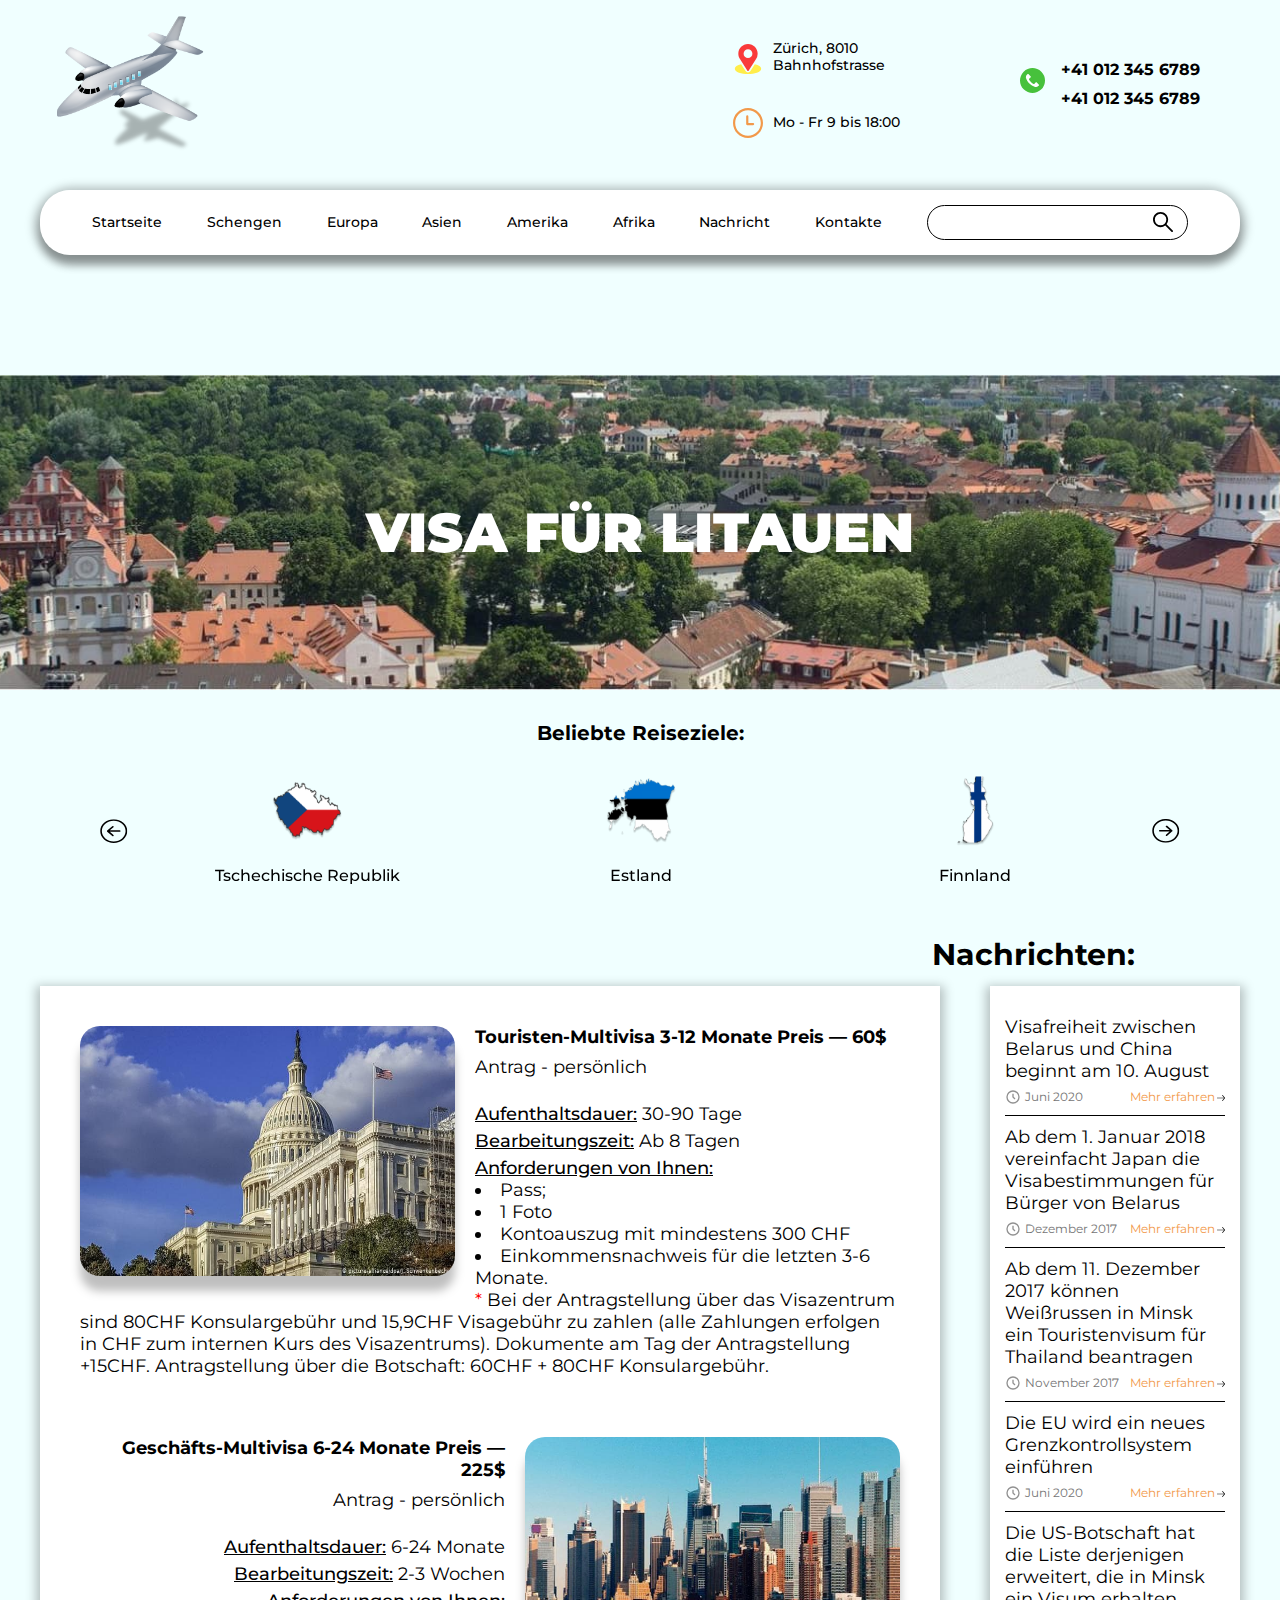
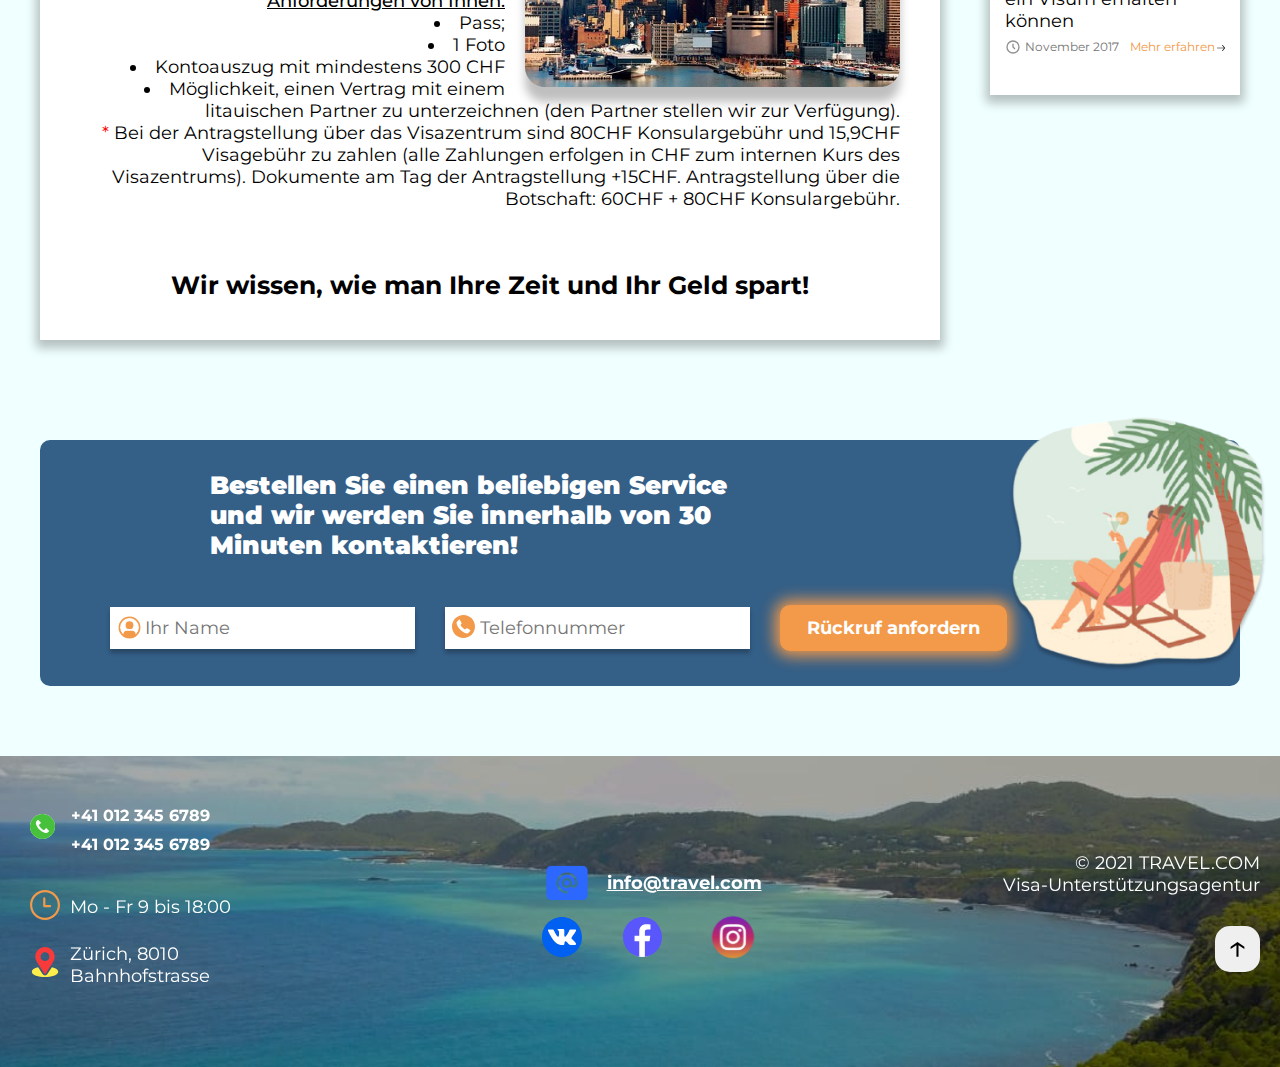
<file: visa.html>
<!DOCTYPE html>
<html lang="de">
<head>
   <meta charset="UTF-8">
   <meta http-equiv="X-UA-Compatible" content="IE=edge">
   <meta name="viewport" content="width=device-width, initial-scale=1.0">
   <title>Visa für Litauen</title>
   <link rel="icon" href="images/icon.png">
   <link rel="stylesheet" href="css/style.min.css">
</head>
<body>
   <header class="header header-page" id="header">
      <div class="container">
         <div class="header-top">
            <a class="header-logo" href="index.html">
               <img class="header-logo__img" src="images/logo.png" alt="Logo image">
            </a>
            <div class="header-top__contacts">
               <div class="header-top__contacts-block">
                  <div class="header-top__contacts-place contacts-place">
                     <p class="header-top__contacts-placetext">
                        Zürich, 8010
                        Bahnhofstrasse
                     </p>
                  </div>
                  <div class="header-top__contacts-time contacts-time">
                     <p class="header-top__contacts-timetext">
                        Mo - Fr 9 bis 18:00
                     </p>
                  </div>
               </div>
               <div class="header-top__contacts-phone contacts-phone">
                  <a class="header-top__contacts-phonelink" href="tel:+410123456789">+41 012 345 6789</a>
                  <a class="header-top__contacts-phonelink" href="tel:+410123456789">+41 012 345 6789</a>
               </div>
            </div>
            <button class="header-top__btn btn-menu">
               <span></span>
            </button>
         </div>
         <nav class="header-nav ">
            <div class="header-nav__inner">
               <ul class="header-nav__menu">
                  <li class="header-nav__list">
                     <a class="header-nav__link" href="index.html">
                        Startseite
                     </a>
                  </li>
                  <li class="header-nav__list">
                     <a class="header-nav__link" href="shengen.html">
                        Schengen
                     </a>
                  </li>
                  <li class="header-nav__list">
                     <a class="header-nav__link" href="europe.html">
                        Europa
                     </a>
                  </li>
                  <li class="header-nav__list">
                     <a class="header-nav__link" href="asia.html">
                        Asien
                     </a>
                  </li>
                  <li class="header-nav__list">
                     <a class="header-nav__link" href="america.html">
                        Amerika
                     </a>
                  </li>
                  <li class="header-nav__list">
                     <a class="header-nav__link" href="africa.html">
                        Afrika
                     </a>
                  </li>
                  <li class="header-nav__list">
                     <a class="header-nav__link" href="news.html">
                        Nachricht
                     </a>
                  </li>
                  <li class="header-nav__list">
                     <a class="header-nav__link" href="contacts.html">
                        Kontakte
                     </a>
                  </li>
                  <li class="header-nav__list header-nav__list-search">
                     <input class="header-nav__input" type="text">
                  </li>
               </ul>
            </div>
         </nav>
      </div>
   </header>
   <main class="main">
      <section class="visa-lithuania visa">
         <div class="lithuania__bg-wrapper">
            <h1 class="visa-title">Visa für Litauen</h1>
         </div>
         <div class="container">
            <div class="visa__wrapper-top">
               <h3 class="visa__directions">Beliebte Reiseziele:</h3>
               <div class="visa__slider">
                  <div class="visa__item">
                     <a class="visa__link" href="visa.html">
                        <img class="visa__slider-img" src="images/shengen/Czech.png" alt="Tschechische Republik">
                        <p class="visa__country-title">Tschechische Republik</p>
                     </a>
                  </div>
                  <div class="visa__item">
                     <a href="visa.html" class="visa__link">
                        <img class="visa__slider-img" src="images/shengen/Estonia.png" alt="Estland">
                        <p class="visa__country-title">Estland</p>
                     </a>
                  </div>
                  <div class="visa__item">
                     <a href="visa.html" class="visa__link">
                        <img class="visa__slider-img" src="images/shengen/Finland.png" alt="Finnland">
                        <p class="visa__country-title">Finnland</p>
                     </a>
                  </div>
                  <div class="visa__item">
                     <a href="visa.html" class="visa__link">
                        <img class="visa__slider-img" src="images/shengen/France.png" alt="Frankreich">
                        <p class="visa__country-title">Frankreich</p>
                     </a>
                  </div>
                  <div class="visa__item">
                     <a href="visa.html" class="visa__link">
                         <img class="visa__slider-img" src="images/shengen/Greece.png" alt="Griechenland">
                        <p class="visa__country-title">Griechenland</p>
                     </a>
                  </div>
                  <div class="visa__item">
                     <a href="visa.html" class="visa__link">
                        <img class="visa__slider-img" src="images/shengen/Hungary.png" alt="Ungarn">
                        <p class="visa__country-title">Ungarn</p>
                     </a>
                  </div>
                  <div class="visa__item">
                     <a href="visa.html" class="visa__link">
                         <img class="visa__slider-img" src="images/shengen/Italy.png" alt="Italien">
                        <p class="visa__country-title">Italien</p>
                     </a>
                  </div>
                  <div class="visa__item">
                     <a href="visa.html" class="visa__link">
                        <img class="visa__slider-img" src="images/shengen/Latvia.png" alt="Lettland">
                        <p class="visa__country-title">Lettland</p>
                     </a>
                  </div>
                  <div class="visa__item">
                     <a href="visa.html" class="visa__link">
                        <img class="visa__slider-img" src="images/shengen/Poland.png" alt="Polen">
                        <p class="visa__country-title">Polen</p>
                     </a>
                  </div>
                  <div class="visa__item">
                     <a href="visa.html" class="visa__link">
                        <img class="visa__slider-img" src="images/shengen/Spain.png" alt="Spanien">
                        <p class="visa__country-title">Spanien</p>
                     </a>
                  </div>
               </div>
            </div>
            <div class="visa__main">
               <div class="visa__info">
                  <div class="visa__block-left">
                     <img class="visa__img" src="images/visa/1.jpg" alt="">
                     <p class="visa__text">
                        <h3 class="visa__text-title">Touristen-Multivisa 3-12 Monate
Preis — 60$</h3>
                        <p class="visa__text-ordinary">Antrag - persönlich</p>
                        <p class="visa__text-duration"><span>Aufenthaltsdauer:</span> 30-90 Tage</p>
                        <p class="visa__text-recieve"><span>Bearbeitungszeit:</span> Ab 8 Tagen</p>
                        <p class="visa__requirements">Anforderungen von Ihnen:</p>
                        <ul class="visa__list">
                           <li class="visa__item">
                              Pass;
                           </li>
                           <li class="visa__item">
                              1 Foto
                           </li>
                           <li class="visa__item">
                              Kontoauszug mit mindestens 300 CHF
                           </li>
                           <li class="visa__item">
                              Einkommensnachweis für die letzten 3-6 Monate.
                           </li>
                        </ul>
                        <p class="visa__note"><span>*</span> Bei der Antragstellung über das Visazentrum sind 80CHF Konsulargebühr und 15,9CHF Visagebühr zu zahlen  
(alle Zahlungen erfolgen in CHF zum internen Kurs des Visazentrums).  
Dokumente am Tag der Antragstellung +15CHF.  
Antragstellung über die Botschaft: 60CHF + 80CHF Konsulargebühr.</p>
                     </p>
                  </div>
                  <div class="visa__block-right">
                     <img class="visa__img-right" src="images/visa/2.jpg" alt="">
                     <p class="visa__text">
                        <h3 class="visa__text-title">Geschäfts-Multivisa 6-24 Monate  
Preis — 225$</h3>
                        <p class="visa__text-ordinary">Antrag - persönlich</p>
                        <p class="visa__text-duration"><span>Aufenthaltsdauer:</span> 6-24 Monate</p>
                        <p class="visa__text-recieve"><span>Bearbeitungszeit:</span> 2-3 Wochen</p>
                        <p class="visa__requirements">Anforderungen von Ihnen:</p>
                        <ul class="visa__list">
                           <li class="visa__item">
                              Pass;
                           </li>
                           <li class="visa__item">
                             1 Foto
                           </li>
                           <li class="visa__item">
                              Kontoauszug mit mindestens 300 CHF
                           </li>
                           <li class="visa__item">
                              Möglichkeit, einen Vertrag mit einem litauischen Partner zu unterzeichnen (den Partner stellen wir zur Verfügung).
                           </li>
                        </ul>
                        <p class="visa__note"><span>*</span> Bei der Antragstellung über das Visazentrum sind 80CHF Konsulargebühr und 15,9CHF Visagebühr zu zahlen  
(alle Zahlungen erfolgen in CHF zum internen Kurs des Visazentrums).  
Dokumente am Tag der Antragstellung +15CHF.  
Antragstellung über die Botschaft: 60CHF + 80CHF Konsulargebühr.</p>
                     </p>
                  </div>
                  <h5 class="visa__end">
                     Wir wissen, wie man Ihre Zeit und Ihr Geld spart!
                  </h5>
               </div>
<div class="visa__aside">
                  <div class="visa__aside-wrapper">
                     <div class="visa__aside-item">
                        <a href="news.html" class="visa__aside-text">Visafreiheit zwischen Belarus und China beginnt am 10. August</a>
                        <div class="visa__aside-info">
                           <p class="visa__aside-date">Juni 2020</p>
                           <a class="visa__aside-description" href="#">Mehr erfahren</a>
                        </div>
                     </div>
                     <div class="visa__aside-item">
                        <a href="news.html" class="visa__aside-text">Ab dem 1. Januar 2018 vereinfacht Japan die Visabestimmungen für Bürger von Belarus</a>
                        <div class="visa__aside-info">
                           <p class="visa__aside-date">Dezember 2017</p>
                           <a class="visa__aside-description" href="#" >Mehr erfahren</a>
                        </div>
                     </div>
                     <div class="visa__aside-item">
                       <a href="news.html" class="visa__aside-text">Ab dem 11. Dezember 2017 können Weißrussen in Minsk ein Touristenvisum für Thailand beantragen</a>
                        <div class="visa__aside-info">
                           <p class="visa__aside-date">November 2017</p>
                           <a class="visa__aside-description" href="#" >Mehr erfahren</a>
                        </div>
                     </div>
                     <div class="visa__aside-item">
                           <a href="news.html" class="visa__aside-text">Die EU wird ein neues Grenzkontrollsystem einführen</a>
                        <div class="visa__aside-info">
                           <p class="visa__aside-date">Juni 2020</p>
                           <a class="visa__aside-description" href="#" >Mehr erfahren</a>
                        </div>
                     </div>
                     <div class="visa__aside-item">
                   <a href="news.html" class="visa__aside-text">Die US-Botschaft hat die Liste derjenigen erweitert, die in Minsk ein Visum erhalten können</a>
                        <div class="visa__aside-info">
                           <p class="visa__aside-date">November 2017</p>
                           <a class="visa__aside-description" href="#" >Mehr erfahren</a>
                        </div>
                     </div>
                  </div>
               </div>
            </div>

         </div>
      </section>
      <div class="container">
         <div class="form">
            <h3 class="form__title">
               Bestellen Sie einen beliebigen Service und wir werden Sie innerhalb von 30 Minuten kontaktieren!
            </h3>
            <form class="form__section" action="#">
               <div class="form__wrapper">
                  <div class="form__name-box">
                     <input class="form__name" type="text" placeholder="Ihr Name">
                  </div>
                  <div class="form__phone-box">
                     <input class="form__phone" type="text" placeholder="Telefonnummer">
                  </div>
               </div>
               <button class="form__btn">Rückruf anfordern</button>
            </form>
         </div>
      </div>
   </main>
   <footer class="footer">
      <div class="footer__bottom">
         <div class="footer__contacts">
            <div class="header-top__contacts-phone contacts-phone">
               <a class="header-top__contacts-phonelink" href="tel:+410123456789">+41 012 345 6789</a>
               <a class="header-top__contacts-phonelink" href="tel:+410123456789">+41 012 345 6789</a>
            </div>
            <div class="header-top__contacts-time contacts-time">
               <p class="header-top__contacts-timetext">
                   Mo - Fr 9 bis 18:00
               </p>
            </div>
            <div class="header-top__contacts-place contacts-place">
               <p class="header-top__contacts-placetext">
                  Zürich, 8010
                  Bahnhofstrasse
               </p>
            </div>
         </div>
         <div class="footer__social">
            <div class="footer__social-email">
               <img class="footer__social-email-img" src="images/footer/email.svg" alt="email">
               <a class="footer__social-email-link" href="#">info@travel.com</a>
            </div>
            <div class="footer__social-media">
               <a class="footer__social-media-link" href="#"><img class="footer__social-media-img"
                     src="images/footer/vk.svg" alt="vk"></a>
               <a class="footer__social-media-link" href="#"><img class="footer__social-media-img"
                     src="images/footer/facebook.svg" alt="facebook"></a>
               <a class="footer__social-media-link" href="#"><img class="footer__social-media-img"
                     src="images/footer/instagram.svg" alt="instagram"></a>
            </div>
         </div>
         <div class="footer__rights">
            <p class="footer__rights-text">© 2021 TRAVEL.COM</p>
            <p class="footer__rights-text">Visa-Unterstützungsagentur</p>
            <button class="footer__rights-btn" href="#header">
               <img class="footer__rights-up" src="images/footer/up.svg" alt="up">
            </button>
         </div>
      </div>
   </footer>
   <script src="js/main.min.js"></script>
</body>

</html>
</file>
<file: css/style.min.css>
.visa__text-duration,.visa__text-recieve,body{font-family:"Montserrat-Regular",sans-serif;font-weight:400}.contacts__email,.contacts__address,.visa__requirements,.visa__text-duration span,.visa__text-recieve span,.visa__country-title,.countries__description,.countries__title,.header-slider__info,.header-info__subtitle,.header{font-family:"Montserrat-Medium",sans-serif;font-weight:500}.contacts__phones,.contacts__title,.contacts__main::before,.visa__end,.visa__text-title,.news__title,.news__main::before,.visa__aside::before,.visa__countries-name,.visa__countries-grid::before,.visa__main-title,.visa__directions,.footer__social-email-link,.reviews__btn,.reviews__slider-author,.countries__price,.advantages__name,.form__btn,.header-slider__country,.header-info__btn,.header-nav__link--active,.header-top__contacts-phone{font-family:"Montserrat-Bold",sans-serif;font-weight:700}.visa-title,.reviews__title,.most-popular__title,.advantages__title,.form__title,.header-slider__title,.header-info__title{font-family:"Montserrat-Black",sans-serif;font-weight:900}@font-face{font-family:"Montserrat-Black";font-weight:900;font-style:normal;src:local("Montserrat-Black"),url("../fonts/Montserrat-Black.woff"),url("../fonts/Montserrat-Black.woff2");font-display:swap}@font-face{font-family:"Montserrat-Bold";font-weight:700;font-style:normal;src:local("Montserrat-Bold"),url("../fonts/Montserrat-Bold.woff"),url("../fonts/Montserrat-Bold.woff2");font-display:swap}@font-face{font-family:"Montserrat-Medium";font-weight:500;font-style:normal;src:local("Montserrat-Medium"),url("../fonts/Montserrat-Medium.woff"),url("../fonts/Montserrat-Medium.woff2");font-display:swap}@font-face{font-family:"Montserrat-Regular";font-weight:400;font-style:normal;src:local("Montserrat-Regular"),url("../fonts/Montserrat-Regular.woff"),url("../fonts/Montserrat-Regular.woff2");font-display:swap}html{-webkit-box-sizing:border-box;box-sizing:border-box}*,*::after,*::before{-webkit-box-sizing:inherit;box-sizing:inherit}a{text-decoration:none;color:inherit}ul,ol{padding:0}body,h1,h2,h3,h4,h5,h6,p,ul,ol,li,figure,figcaption,blockquote,dl,dd{margin:0}ul{list-style:none}img{max-width:100%;display:block}input,button,textarea,select{font:inherit}.slick-slider{position:relative;display:block;-webkit-box-sizing:border-box;box-sizing:border-box;-webkit-touch-callout:none;-webkit-user-select:none;-moz-user-select:none;-ms-user-select:none;user-select:none;-ms-touch-action:pan-y;touch-action:pan-y;-webkit-tap-highlight-color:rgba(0,0,0,0)}.slick-list{position:relative;overflow:hidden;display:block;margin:0;padding:0}.slick-list:focus{outline:none}.slick-list.dragging{cursor:pointer;cursor:hand}.slick-slider .slick-track,.slick-slider .slick-list{-webkit-transform:translate3d(0, 0, 0);-ms-transform:translate3d(0, 0, 0);transform:translate3d(0, 0, 0)}.slick-track{position:relative;left:0;top:0;display:block;margin-left:auto;margin-right:auto}.slick-track:before,.slick-track:after{content:"";display:table}.slick-track:after{clear:both}.slick-loading .slick-track{visibility:hidden}.slick-slide{float:left;height:100%;min-height:1px;display:none}[dir=rtl] .slick-slide{float:right}.slick-slide img{display:block}.slick-slide.slick-loading img{display:none}.slick-slide.dragging img{pointer-events:none}.slick-initialized .slick-slide{display:block}.slick-loading .slick-slide{visibility:hidden}.slick-vertical .slick-slide{display:block;height:auto;border:1px solid rgba(0,0,0,0)}.slick-arrow.slick-hidden{display:none}html,body{height:100%}body{font-size:18px;line-height:22px;color:#000}.container{max-width:1230px;margin:0 auto;padding:0 15px}.header-page .header-top__contacts-placetext,.header-page .header-top__contacts-timetext,.header-page .contacts-phone{color:#000}.header-page .header-nav{-webkit-box-shadow:0px 3px 10px 6px rgba(0,0,0,.25);box-shadow:0px 3px 10px 6px rgba(0,0,0,.25);border-radius:100px}.header-page .header-top__btn::before,.header-page .header-top__btn::after{background-color:#000}.header-page .btn-menu span{background-color:#000}body{background-color:azure}.header{font-size:14px;line-height:17px;color:#000;padding-top:10px;margin-bottom:120px}.header__inner{min-height:100vh;background-image:url("../images/1.jpg");background-repeat:no-repeat;background-size:cover;background-position:top center}.header-logo__img{-o-object-fit:contain;object-fit:contain;width:180px;height:150px}.header-top{display:-webkit-box;display:-ms-flexbox;display:flex;-webkit-box-pack:justify;-ms-flex-pack:justify;justify-content:space-between;margin-bottom:30px}.header-top__btn{display:none}.header-top__contacts{display:-webkit-box;display:-ms-flexbox;display:flex;-webkit-box-pack:justify;-ms-flex-pack:justify;justify-content:space-between;-webkit-box-align:center;-ms-flex-align:center;align-items:center}.header-top__contacts-block{display:-webkit-box;display:-ms-flexbox;display:flex;-webkit-box-orient:vertical;-webkit-box-direction:normal;-ms-flex-direction:column;flex-direction:column;margin-right:57px}.header-top__contacts-place{margin-bottom:40px}.header-top__contacts-phonelink{border:1px solid rgba(0,0,0,0);-webkit-transition:all .3s;-o-transition:all .3s;transition:all .3s}.header-top__contacts-phonelink:hover{border-bottom:1px solid #fff}.header-top__contacts-phonelink+.header-top__contacts-phonelink{display:inline-block;margin-top:8px}.header-top__contacts-phone{font-size:16px;line-height:20px}.header-top__contacts-place,.header-top__contacts-time,.header-top__contacts-phone{color:#fff;width:230px;padding-left:50px;position:relative}.header-top__contacts-place::before,.header-top__contacts-time::before,.header-top__contacts-phone::before{content:"";position:absolute;width:30px;height:30px}.header-top__contacts-place::before{top:4px;left:10px;background-image:url("../images/icons/location.svg");background-repeat:no-repeat}.header-top__contacts-time::before{top:-6px;left:10px;background-image:url("../images/icons/clock.svg");background-repeat:no-repeat}.header-top__contacts-phone::before{top:8px;left:10px;background-image:url("../images/icons/phone.svg");background-repeat:no-repeat}.header-nav{width:100%;z-index:10}.header-nav__menu{width:100%;display:-webkit-box;display:-ms-flexbox;display:flex;-ms-flex-pack:distribute;justify-content:space-around;-webkit-box-align:center;-ms-flex-align:center;align-items:center;background-color:#fff;padding:15px 30px;border-radius:30px;-webkit-box-shadow:0px 10px 8px 0px rgba(0,0,0,.25);box-shadow:0px 10px 8px 0px rgba(0,0,0,.25)}.header-nav__link{font-size:14px;line-height:17px;border-bottom:1px solid rgba(0,0,0,0);-webkit-transition:all .3s;-o-transition:all .3s;transition:all .3s}.header-nav__link:hover{border-bottom:1px solid #000}.header-nav__link--active{border-bottom:1px solid #000}.header-nav__list-search{position:relative}.header-nav__list-search:after{content:"";position:absolute;background-image:url("../images/icons/search.svg");background-repeat:no-repeat;width:30px;height:30px;right:5px;top:7px;cursor:pointer}.header-nav__input{border-radius:20px;border:1px solid #000;padding:8px 40px 8px 20px;outline:none}.header-main__wrapper{display:-webkit-box;display:-ms-flexbox;display:flex;-webkit-box-pack:justify;-ms-flex-pack:justify;justify-content:space-between}.header-info__title{margin-bottom:35px;font-size:38px;line-height:46px}.header-info__subtitle{font-size:20px;line-height:24px;margin-bottom:50px}.header-info__title,.header-info__subtitle{max-width:570px;color:#fff}.header-info__btn{font-size:20px;line-height:24px;padding:16px 38px;background:#fcff60;-webkit-box-shadow:0px 4px 20px rgba(255,255,255,.8);box-shadow:0px 4px 20px rgba(255,255,255,.8);border-radius:10px;text-align:center;-webkit-transition:all .3s;-o-transition:all .3s;transition:all .3s}.header-info__btn:hover{background:rgba(237,240,50,.737254902)}.header-slider{max-width:350px;margin-top:300px;z-index:1}.header-slider__inner{max-width:300px;margin:0 auto}.header-slider__title{font-size:25px;line-height:30px;color:#fff;text-align:center;margin-bottom:10px}.header-slider__item{text-align:center;background-color:#fff;border-radius:10px;-webkit-box-shadow:0px 4px 15px rgba(0,0,0,.25);box-shadow:0px 4px 15px rgba(0,0,0,.25);padding:15px 10px 17px 10px;margin-bottom:10px}.header-slider__country{font-size:18px;line-height:22px;color:#000;margin-bottom:6px}.header-slider__photo{margin:0 auto;width:245px;height:155px;-o-object-fit:cover;object-fit:cover;margin-bottom:8px}.header-slider__description{font-size:15px;line-height:20px;text-align:center;margin-bottom:20px}.header-slider__info{display:-webkit-box;display:-ms-flexbox;display:flex;-webkit-box-pack:space-evenly;-ms-flex-pack:space-evenly;justify-content:space-evenly;font-size:22px;color:#000}.header-slider__price{background-color:#cfcfcf;padding:5px 9px}.header-slider__moreinfo{padding:5px 9px;background-color:#84e439;-webkit-transition:all .3s;-o-transition:all .3s;transition:all .3s}.header-slider__moreinfo:hover{background-color:#70c331}.slick-dots{display:-webkit-box;display:-ms-flexbox;display:flex;-webkit-box-pack:center;-ms-flex-pack:center;justify-content:center;-webkit-box-align:center;-ms-flex-align:center;align-items:center;margin-bottom:40px}.slick-dots li{margin:0 8px}.slick-dots li button{width:14px;height:14px;padding:0;border:none;background-color:#c4c4c4;font-size:0;border-radius:50%;cursor:pointer}.slick-dots li.slick-active button{background-color:#84e439}.information{padding-top:135px}.form{background-color:#345f87;border-radius:10px;position:relative;margin-bottom:70px;padding:0 25px 35px 70px}.form__section{display:-webkit-box;display:-ms-flexbox;display:flex;-webkit-box-pack:center;-ms-flex-pack:center;justify-content:center;-webkit-box-align:center;-ms-flex-align:center;align-items:center}.form__wrapper{margin-right:30px}.form::after{content:"";position:absolute;background-image:url("../images/form/girl.png");background-repeat:no-repeat;background-size:contain;right:-85px;bottom:-35px;width:375px;height:375px}.form__title{color:#fff;font-size:25px;line-height:30px;max-width:570px;padding-top:30px;padding-bottom:45px;margin-left:100px}.form__name-box,.form__phone-box{position:relative;display:inline;width:100%;height:100%}.form__name-box::before,.form__phone-box::before{content:"";position:absolute;width:25px;height:25px;background-repeat:no-repeat}.form__name-box::before{background-image:url("../images/form/user-icon.svg");top:-2px;left:7px}.form__phone-box::before{background-image:url("../images/form/phone.svg");top:-2px;left:7px}.form__name,.form__phone{-webkit-box-shadow:0px 4px 4px rgba(0,0,0,.25);box-shadow:0px 4px 4px rgba(0,0,0,.25);outline:none;padding:10px 10px 10px 35px;border:none}.form__name{margin-right:25px}.form__btn{margin-right:auto;background-color:#f2994a;padding:12px 27px;border:none;outline:none;cursor:pointer;-webkit-box-shadow:0px 0px 15px 5px #f2994a;box-shadow:0px 0px 15px 5px #f2994a;border-radius:10px;color:#fff;-webkit-transition:all .3s;-o-transition:all .3s;transition:all .3s}.form__btn:hover{background-color:#d18a4c;-webkit-box-shadow:0px 0px 10px 3px #f2994a;box-shadow:0px 0px 10px 3px #f2994a}.advantages{margin-bottom:50px;text-align:center}.advantages__title{font-size:25px;line-height:30px;color:#000;margin-bottom:35px}.advantages__inner{display:-webkit-box;display:-ms-flexbox;display:flex;-webkit-box-pack:space-evenly;-ms-flex-pack:space-evenly;justify-content:space-evenly;-webkit-box-align:baseline;-ms-flex-align:baseline;align-items:baseline}.advantages__item{width:250px;display:-webkit-box;display:-ms-flexbox;display:flex;-webkit-box-orient:vertical;-webkit-box-direction:normal;-ms-flex-direction:column;flex-direction:column;-webkit-box-pack:center;-ms-flex-pack:center;justify-content:center;-webkit-box-align:center;-ms-flex-align:center;align-items:center}.advantages__img{margin-bottom:8px}.advantages__name{font-size:18px;color:#000;margin-bottom:10px}.most-popular{background-image:url(../images/popular.jpg);background-repeat:no-repeat;background-size:cover;background-position:center bottom;padding:120px 0 80px;margin-bottom:100px;-webkit-filter:drop-shadow(5px 5px 20px black);filter:drop-shadow(5px 5px 20px black)}.most-popular__title{font-size:50px;line-height:61px;text-align:center;color:#fff;max-width:950px;margin:0 auto;text-transform:uppercase}.countries{margin-bottom:120px}.countries__inner{display:-ms-grid;display:grid;-ms-grid-columns:(1fr)[4];grid-template-columns:repeat(4, 1fr);grid-gap:30px}.countries__item{width:250px;height:350px;display:-webkit-box;display:-ms-flexbox;display:flex;-webkit-box-orient:vertical;-webkit-box-direction:normal;-ms-flex-direction:column;flex-direction:column;-webkit-box-pack:justify;-ms-flex-pack:justify;justify-content:space-between;background:#c4c4c4;border:1px solid #c4c4c4;-webkit-transition:all .2s;-o-transition:all .2s;transition:all .2s;background-repeat:no-repeat;background-size:cover}.countries__item:hover{-webkit-box-shadow:3px 5px 10px 6px rgba(0,0,0,.25);box-shadow:3px 5px 10px 6px rgba(0,0,0,.25)}.countries__title{font-size:20px;line-height:26px;color:#fff;text-align:center;padding-top:22px}.countries__info{height:40px;display:-webkit-box;display:-ms-flexbox;display:flex;-ms-flex-pack:distribute;justify-content:space-around;-webkit-box-align:center;-ms-flex-align:center;align-items:center}.countries__price-old{color:#ff1818;text-decoration:line-through;margin-bottom:auto}.countries__price-new{font-size:21px;line-height:20px}.countries__price,.countries__description{width:50%;height:40px;display:-webkit-box;display:-ms-flexbox;display:flex;color:#000}.countries__price{background-color:#fff;-webkit-box-pack:space-evenly;-ms-flex-pack:space-evenly;justify-content:space-evenly;-webkit-box-align:center;-ms-flex-align:center;align-items:center}.countries__description{background-color:#84e439;-webkit-box-pack:center;-ms-flex-pack:center;justify-content:center;-webkit-box-align:center;-ms-flex-align:center;align-items:center;cursor:pointer;-webkit-transition:all .3s;-o-transition:all .3s;transition:all .3s}.countries__description:hover{background-color:#84d545}.our-reviews{background-image:url(../images/reviews/bg.jpg);background-repeat:no-repeat;background-size:cover;background-position:center bottom;-webkit-filter:drop-shadow(5px 5px 20px black);filter:drop-shadow(5px 5px 20px black)}.reviews{padding-bottom:40px}.reviews__title{font-size:50px;line-height:61px;text-align:center;color:#fff;text-transform:uppercase;padding:120px 0 135px;margin-bottom:40px;-webkit-backdrop-filter:brightness(0.8);backdrop-filter:brightness(0.8)}.reviews__slider{max-width:650px;margin:0 auto;text-align:center;-webkit-box-shadow:3px 6px 10px 6px rgba(0,0,0,.25);box-shadow:3px 6px 10px 6px rgba(0,0,0,.25);margin-bottom:40px;background-color:#fff}.reviews__slider-img{margin:0 auto;width:160px;height:160px;border-radius:50%;margin-bottom:15px;margin-top:50px}.reviews__slider-author{font-size:16px;line-height:20px;margin-bottom:15px}.reviews__slider-text{max-width:425px;margin:0 auto;font-size:14px;line-height:17px;margin-bottom:50px}.reviews .slick-dots{padding-bottom:15px}.reviews .slick-next,.reviews .slick-prev{border:none;background-color:rgba(0,0,0,0);padding:0;cursor:pointer;position:absolute;top:50%;-webkit-transform:translateY(-50%);-ms-transform:translateY(-50%);transform:translateY(-50%);z-index:5}.reviews .slick-prev{left:35px}.reviews .slick-next{right:35px}.reviews__btn{display:block;text-align:center;border:none;color:#fff;margin:0 auto;background:#f2994a;-webkit-box-shadow:0px 0 15px 5px rgba(0,0,0,.25);box-shadow:0px 0 15px 5px rgba(0,0,0,.25);padding:17px 58px;cursor:pointer;z-index:5;-webkit-transition:all .3s;-o-transition:all .3s;transition:all .3s}.reviews__btn:hover{background:#cd8b52;-webkit-box-shadow:0px 0 10px 5px rgba(0,0,0,.25);box-shadow:0px 0 10px 5px rgba(0,0,0,.25)}.footer{background-image:url(../images/footer/bg.jpg);background-repeat:no-repeat;background-size:cover;background-position:center top}.footer__bottom{padding:50px 20px;display:-webkit-box;display:-ms-flexbox;display:flex;-webkit-box-pack:justify;-ms-flex-pack:justify;justify-content:space-between;-webkit-box-align:center;-ms-flex-align:center;align-items:center;-webkit-backdrop-filter:brightness(0.7);backdrop-filter:brightness(0.7)}.footer__contacts{display:-webkit-box;display:-ms-flexbox;display:flex;-webkit-box-orient:vertical;-webkit-box-direction:normal;-ms-flex-direction:column;flex-direction:column;-webkit-box-pack:justify;-ms-flex-pack:justify;justify-content:space-between;-webkit-box-align:start;-ms-flex-align:start;align-items:flex-start;gap:25px}.footer .contacts-place{width:280px;margin-bottom:30px}.footer .contacts-phone{margin-bottom:15px}.footer__social{display:-webkit-box;display:-ms-flexbox;display:flex;-webkit-box-orient:vertical;-webkit-box-direction:normal;-ms-flex-direction:column;flex-direction:column}.footer__social-email{display:-webkit-box;display:-ms-flexbox;display:flex;-webkit-box-pack:justify;-ms-flex-pack:justify;justify-content:space-between;-webkit-box-align:center;-ms-flex-align:center;align-items:center}.footer__social-email-img{margin-right:15px}.footer__social-email-link{color:#fff;text-decoration:underline}.footer__social-media{display:-webkit-box;display:-ms-flexbox;display:flex;-webkit-box-pack:justify;-ms-flex-pack:justify;justify-content:space-between;-webkit-box-align:center;-ms-flex-align:center;align-items:center}.footer__rights{color:#fff;text-align:right}.footer__rights-btn{margin-top:30px;border-radius:15px;padding:15px;border:none;cursor:pointer}.visa{margin-bottom:100px}.visa-title{text-transform:uppercase;color:#fff;font-size:55px;line-height:75px;text-align:center;padding:120px 0;margin-bottom:30px}.visa__directions{font-size:20px;line-height:26px;text-align:center;margin-bottom:30px}.visa__item img{width:70px;height:70px}.visa__slider{display:-webkit-box;display:-ms-flexbox;display:flex;-webkit-box-align:center;-ms-flex-align:center;align-items:center;-webkit-box-pack:center;-ms-flex-pack:center;justify-content:center;margin-bottom:100px}.visa__slider-img{margin:0 auto 20px}.visa__country-title{text-align:center;font-size:16px;line-height:20px}.visa .slick-next,.visa .slick-prev{border:none;background-color:rgba(0,0,0,0);padding:0;cursor:pointer;position:absolute;top:50%;-webkit-transform:translateY(-50%);-ms-transform:translateY(-50%);transform:translateY(-50%);z-index:5}.visa .slick-prev{left:-60px}.visa .slick-next{right:-60px}.visa__main{position:relative;display:-webkit-box;display:-ms-flexbox;display:flex;-webkit-box-pack:justify;-ms-flex-pack:justify;justify-content:space-between}.visa__main-title{font-size:30px;line-height:37px;margin-bottom:10px}.visa__countries-grid{display:-ms-grid;display:grid;-ms-grid-columns:(1fr)[3];grid-template-columns:repeat(3, 1fr);padding:30px 40px;justify-items:center;-webkit-box-align:baseline;-ms-flex-align:baseline;align-items:baseline;gap:50px;-webkit-box-shadow:0px 4px 10px 4px rgba(0,0,0,.25);box-shadow:0px 4px 10px 4px rgba(0,0,0,.25);background-color:#fff;height:-webkit-fit-content;height:-moz-fit-content;height:fit-content;width:75%}.visa__countries-grid::before{content:"Schengen";position:absolute;left:0;top:-50px;font-size:30px;line-height:37px;margin-bottom:10px}.visa__countries-item{text-align:center;margin:0 auto}.visa__countries-name{font-size:18px;line-height:22px}.visa__countries-img{margin-bottom:10px}.visa__aside{background-color:#fff;right:0;width:250px;padding:30px 15px;-webkit-box-shadow:0px 4px 10px 4px rgba(0,0,0,.25);box-shadow:0px 4px 10px 4px rgba(0,0,0,.25);height:-webkit-fit-content;height:-moz-fit-content;height:fit-content}.visa__aside::before{content:"Nachrichten:";position:absolute;right:105px;top:-50px;font-size:30px;line-height:37px;margin-bottom:10px}.visa__aside-wrapper{display:-webkit-box;display:-ms-flexbox;display:flex;-webkit-box-orient:vertical;-webkit-box-direction:normal;-ms-flex-direction:column;flex-direction:column}.visa__aside-item{position:relative}.visa__aside-item+.visa__aside-item{border-top:1px solid #000;padding-top:10px}.visa__aside-text{display:inline-block;margin-bottom:7px}.visa__aside-info{display:-webkit-box;display:-ms-flexbox;display:flex;-webkit-box-pack:justify;-ms-flex-pack:justify;justify-content:space-between;margin-bottom:10px;font-size:12px;line-height:16px}.visa__aside-date{color:#757575;margin-left:20px}.visa__aside-date::before{position:absolute;content:"";background-image:url(../images/shengen/time.svg);width:16px;height:16px;left:0;bottom:10px}.visa__aside-description{margin-right:10px;color:#f2994a}.visa__aside-description::before{position:absolute;content:"";width:8px;height:6px;background-image:url(../images/shengen/arrow-more.svg);right:0;bottom:14px}.shengen__bg-wrapper,.europe__bg-wrapper,.asia__bg-wrapper,.america__bg-wrapper,.africa__bg-wrapper,.news__bg-wrapper,.lithuania__bg-wrapper,.contacts__bg-wrapper{background-repeat:no-repeat;background-size:cover;background-position:center}.shengen__bg-wrapper{background-image:url(../images/shengen/bg.jpg)}.europe__bg-wrapper{background-image:url(../images/europe/bg.jpg)}.europe__countries-grid{-webkit-box-align:end;-ms-flex-align:end;align-items:end}.europe__countries-grid::before{content:"Europa"}.asia__bg-wrapper{background-image:url(../images/asia/bg.jpg)}.asia__countries-grid::before{content:"Asien"}.america__bg-wrapper{background-image:url(../images/america/bg.jpg)}.america__countries-grid{-ms-grid-columns:(1fr)[2];grid-template-columns:repeat(2, 1fr);gap:100px}.america__countries-grid::before{content:"Amerika"}.africa__bg-wrapper{background-image:url(../images/africa/bg.jpg)}.africa__countries-grid::before{content:"Afrika"}.lithuania__bg-wrapper{background-image:url(../images/visa/bg.jpg)}.news__bg-wrapper{background-image:url(../images/news/bg.jpg)}.news__main{background-color:#fff;padding:40px 100px;-webkit-box-shadow:0px 4px 10px 4px rgba(0,0,0,.25);box-shadow:0px 4px 10px 4px rgba(0,0,0,.25);display:-webkit-box;display:-ms-flexbox;display:flex;-webkit-box-orient:vertical;-webkit-box-direction:normal;-ms-flex-direction:column;flex-direction:column;gap:40px;position:relative}.news__main::before{content:"Nachrichten";position:absolute;left:50%;-webkit-transform:translateX(-50%);-ms-transform:translateX(-50%);transform:translateX(-50%);top:-50px;font-size:30px;line-height:37px}.news__item{display:-webkit-box;display:-ms-flexbox;display:flex;-webkit-box-align:center;-ms-flex-align:center;align-items:center}.news__item+.news__item{border-top:1px solid #000;padding-top:40px}.news__img{min-width:270px;margin-right:30px}.news__img img{width:270px;height:170px;-o-object-fit:cover;object-fit:cover;border-radius:16px}.news__info{display:-webkit-box;display:-ms-flexbox;display:flex;-webkit-box-orient:vertical;-webkit-box-direction:normal;-ms-flex-direction:column;flex-direction:column}.news__title{margin-bottom:12px;font-size:18px;line-height:22px;-webkit-transition:color .3s;-o-transition:color .3s;transition:color .3s}.news__title:hover{color:#f2994a}.news__text{margin-bottom:20px}.news__description{display:-webkit-box;display:-ms-flexbox;display:flex;-webkit-box-pack:justify;-ms-flex-pack:justify;justify-content:space-between;position:relative}.news__date{margin-left:20px;color:#757575}.news__date::before{content:"";position:absolute;background-image:url(../images/shengen/time.svg);width:16px;height:16px;bottom:3px;left:0}.news__more{margin-right:25px;-webkit-transition:color .3s;-o-transition:color .3s;transition:color .3s}.news__more:hover{color:#f2994a}.news__more::after{content:"";position:absolute;background-image:url(../images/news/arrow.svg);background-repeat:no-repeat;width:16px;height:15px;right:0;bottom:0}.news-page__item{-webkit-box-align:start;-ms-flex-align:start;align-items:flex-start}.news-page__title:hover{color:#000}.visa__info{width:75%;background-color:#fff;padding:40px;-webkit-box-shadow:0px 4px 10px 4px rgba(0,0,0,.25);box-shadow:0px 4px 10px 4px rgba(0,0,0,.25)}.visa__block-left{margin-bottom:60px}.visa__block-right{text-align:right;margin-bottom:60px}.visa__img{width:375px;height:250px;border-radius:20px;float:left;margin-right:20px;margin-bottom:25px;-webkit-filter:drop-shadow(0px 15px 5px rgba(0, 0, 0, 0.25));filter:drop-shadow(0px 15px 5px rgba(0, 0, 0, 0.25))}.visa__img-right{width:375px;height:250px;border-radius:20px;float:right;margin-left:20px;margin-bottom:10px;-webkit-filter:drop-shadow(0px 15px 5px rgba(0, 0, 0, 0.25));filter:drop-shadow(0px 15px 5px rgba(0, 0, 0, 0.25))}.visa__text-title{margin-bottom:8px;font-size:18px;line-height:22px}.visa__text-ordinary{margin-bottom:25px}.visa__text-duration,.visa__text-recieve{text-decoration:none;margin-bottom:5px}.visa__text-duration span,.visa__text-recieve span{text-decoration:underline}.visa__requirements{text-decoration:underline}.visa__list{list-style:inside}.visa__note span{color:red}.visa__end{font-size:25px;line-height:30px;text-align:center}.contacts__bg-wrapper{background-image:url(../images/contacts/bg.jpg)}.contacts__main{padding:30px 80px;width:75%;-webkit-box-shadow:0px 4px 10px rgba(0,0,0,.25);box-shadow:0px 4px 10px rgba(0,0,0,.25);position:relative;background-color:#fff}.contacts__main::before{content:"Kontakte";position:absolute;left:0;top:-50px;font-size:30px;line-height:37px;margin-bottom:10px}.contacts__title{font-size:30px;line-height:37px;margin-bottom:35px}.contacts__info{display:-webkit-box;display:-ms-flexbox;display:flex;-webkit-box-pack:justify;-ms-flex-pack:justify;justify-content:space-between;margin-bottom:30px}.contacts__connection{color:#000}.contacts__address{color:#000;margin-bottom:25px;position:relative}.contacts__address::before{content:"";position:absolute;background-image:url(../images/icons/location.svg);background-repeat:no-repeat;width:30px;height:30px;left:-42px;top:4px}.contacts__email{display:inline-block;margin-bottom:30px;position:relative}.contacts__email::before{content:"";position:absolute;background-image:url(../images/contacts/email.svg);width:37px;height:37px;left:-42px;top:-6px}.contacts__phones{position:relative}.contacts__phones::before{content:"";position:absolute;background-image:url(../images/contacts/phone.svg);width:36px;height:36px;left:-42px;top:-4px}.contacts__phone-num{display:inline-block}.contacts__phone-num+.contacts__phone-num{margin-left:30px}.contacts__show-map{display:inline-block;margin:0 auto;display:none}@media(max-width: 1380px){.visa .slick-prev{left:-40px}.visa .slick-next{right:-40px}.visa__slider{max-width:1000px;margin:0 auto 100px}}@media(max-width: 1260px){.form::after{display:none}.form__title{margin:0 auto}.form__wrapper{margin:0 auto}.countries__inner{-ms-grid-columns:(1fr)[3];grid-template-columns:repeat(3, 1fr);justify-items:center}.visa__aside{display:none}.visa__countries-grid{width:100%}.contacts__main{margin:0 auto}.contacts__img{display:none}}@media(max-width: 1100px){.visa__slider{max-width:800px}}@media(max-width: 960px){.header-top{-webkit-box-pack:start;-ms-flex-pack:start;justify-content:flex-start;margin-bottom:0}.header-top__contacts-block{margin-right:0}.header-nav{margin-top:20px;text-align:center;-webkit-transform:translateY(-200%);-ms-transform:translateY(-200%);transform:translateY(-200%);-webkit-transition:all .3s;-o-transition:all .3s;transition:all .3s;display:-webkit-box;display:-ms-flexbox;display:flex;-webkit-box-pack:center;-ms-flex-pack:center;justify-content:center}.header-nav.header-nav--active{-webkit-transform:translateY(0%);-ms-transform:translateY(0%);transform:translateY(0%);-webkit-transition:all .3s;-o-transition:all .3s;transition:all .3s;position:relative;-webkit-box-shadow:none;box-shadow:none}.header-nav__menu{display:-ms-inline-grid;display:inline-grid;text-align:center;width:auto}.header-nav__list+.header-nav__list{margin-top:20px}.header-nav__link{font-size:25px}.header-top__btn{width:30px;height:25px;border:none;margin-left:auto;background-color:rgba(0,0,0,0);display:-webkit-box;display:-ms-flexbox;display:flex;-webkit-box-pack:center;-ms-flex-pack:center;justify-content:center;-webkit-box-align:center;-ms-flex-align:center;align-items:center;position:relative;padding:0;cursor:pointer}.header-top__btn span{width:100%;height:3px;background-color:#fff}.header-top__btn::after,.header-top__btn::before{content:"";position:absolute;width:100%;height:3px;background-color:#fff}.header-top__btn::before{top:0}.header-top__btn::after{bottom:0}.header{margin-bottom:-300px}.form__name,.form__phone{display:block}.form__name{margin-bottom:25px}.form__name-box::before,.form__phone-box::before{top:7px;left:7px}.form__name-box{margin-bottom:25px}.countries__inner{-ms-grid-columns:(1fr)[2];grid-template-columns:repeat(2, 1fr)}.news__item{display:block}.news__img{display:none}}@media(max-width: 900px){.footer__bottom{-ms-flex-wrap:wrap;flex-wrap:wrap}.footer__rights{margin-top:50px;margin-left:auto}.visa__slider{max-width:600px}.visa__countries-grid{-ms-grid-columns:(1fr)[2];grid-template-columns:repeat(2, 1fr)}}@media(max-width: 800px){.header-main__wrapper{-ms-flex-wrap:wrap;flex-wrap:wrap}.header-slider{margin-left:auto}.reviews__title{font-size:40px;line-height:50px;padding:90px 10px}.contacts__phone-num+.contacts__phone-num{margin-top:10px;margin-left:0;width:100%}}@media(max-width: 730px){.visa__slider{max-width:400px}.contacts__main{padding:25px 60px}.contacts__map{display:none}.contacts__show-map{display:inline-block}}@media(max-width: 680px){.header-top__contacts{-webkit-box-orient:vertical;-webkit-box-direction:normal;-ms-flex-direction:column;flex-direction:column;margin-left:10%}.header-top__contacts-place,.header-top__contacts-time{margin-bottom:25px}.footer .contacts-time{margin-bottom:15px}.form{padding:0 40px 30px}.form__section{-webkit-box-orient:vertical;-webkit-box-direction:normal;-ms-flex-direction:column;flex-direction:column}.form__name{margin-right:0}.form__phone{margin-bottom:25px}.form__btn{margin-right:0}.visa__slider{max-width:450px}.europe__countries-grid{-ms-grid-columns:(1fr)[1];grid-template-columns:repeat(1, 1fr)}.news__main{padding:40px 60px}}@media(max-width: 600px){.header-slider{margin-top:100px}.advantages__inner{-webkit-box-orient:vertical;-webkit-box-direction:normal;-ms-flex-direction:column;flex-direction:column;-webkit-box-align:center;-ms-flex-align:center;align-items:center;gap:30px}.countries__inner{-ms-grid-columns:(1fr)[1];grid-template-columns:repeat(1, 1fr)}.contacts__main{width:100%}}@media(max-width: 580px){.visa__slider{max-width:350px}}@media(max-width: 530px){.header-top__contacts{margin-left:0}.header-logo{display:none}.header-slider{margin:50px auto 0}.header-main__wrapper{-webkit-box-pack:center;-ms-flex-pack:center;justify-content:center}.header-info__title{margin-bottom:20px;font-size:30px;line-height:40px}.header-info__subtitle{margin-bottom:40px;font-size:16px;line-height:20px}.header-info__btn{display:inline-block}.footer .contacts-place{margin-bottom:100px}.america__countries-grid{-ms-grid-columns:(1fr)[1];grid-template-columns:repeat(1, 1fr)}.africa__countries-grid{-ms-grid-columns:(1fr)[1];grid-template-columns:repeat(1, 1fr)}.news__main{padding:40px 25px}}@media(max-width: 450px){.most-popular{padding:40px 0;margin-bottom:60px}.most-popular__title{font-size:30px;line-height:40px}.reviews__slider-text{padding:0 15px}.reviews .slick-next{right:15px}.reviews .slick-prev{left:15px}.visa__slider{max-width:300px}.visa__countries-grid{-ms-grid-columns:(1fr)[1];grid-template-columns:repeat(1, 1fr)}.visa .slick-prev{left:0px}.visa .slick-next{right:0px}.news-title{font-size:45px;line-height:60px}.news__description{-webkit-box-orient:vertical;-webkit-box-direction:normal;-ms-flex-direction:column;flex-direction:column;gap:10px}.news__date::before{bottom:35px;left:0}.news__more::after{left:150px;bottom:0}.news-page__date::before{bottom:3px}}@media(max-width: 400px){.form{padding:0 20px 25px}.form__name,.form__phone{width:inherit}.america-title{font-size:45px;line-height:60px}}
</file>
